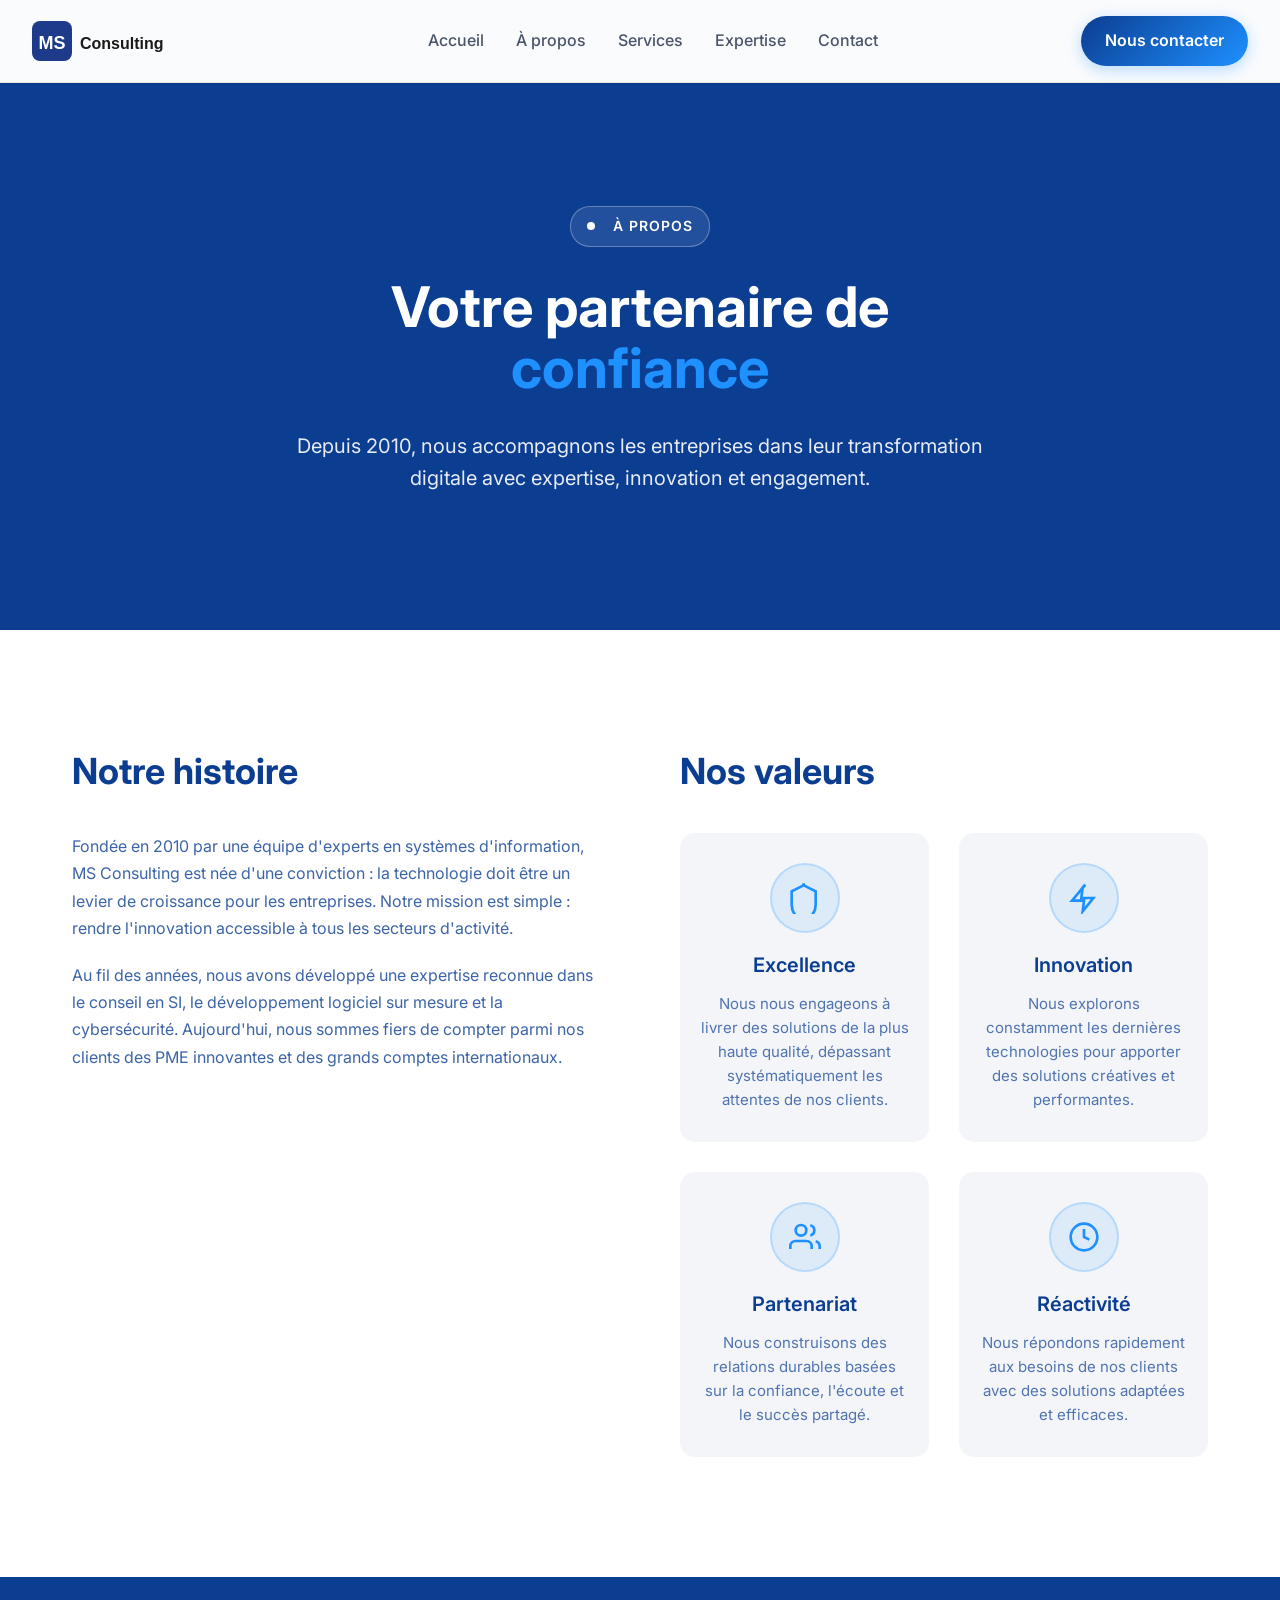
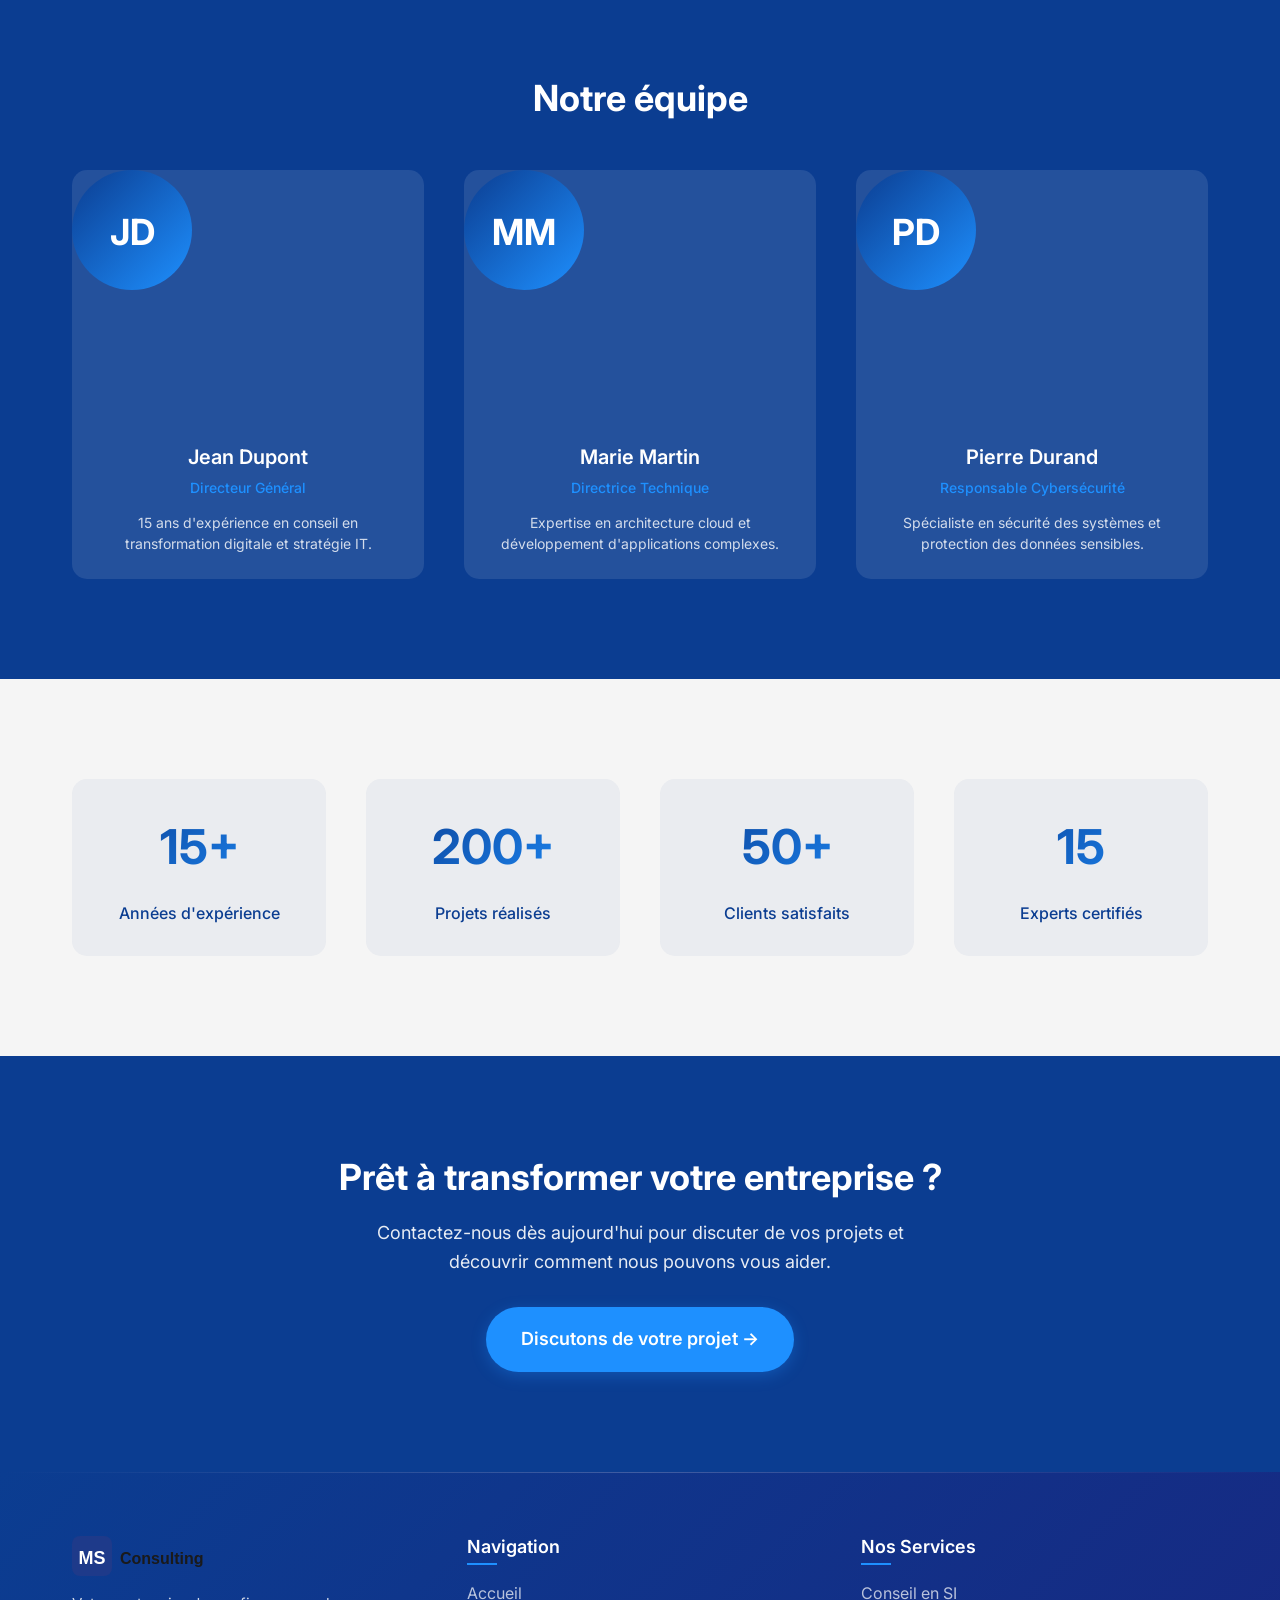
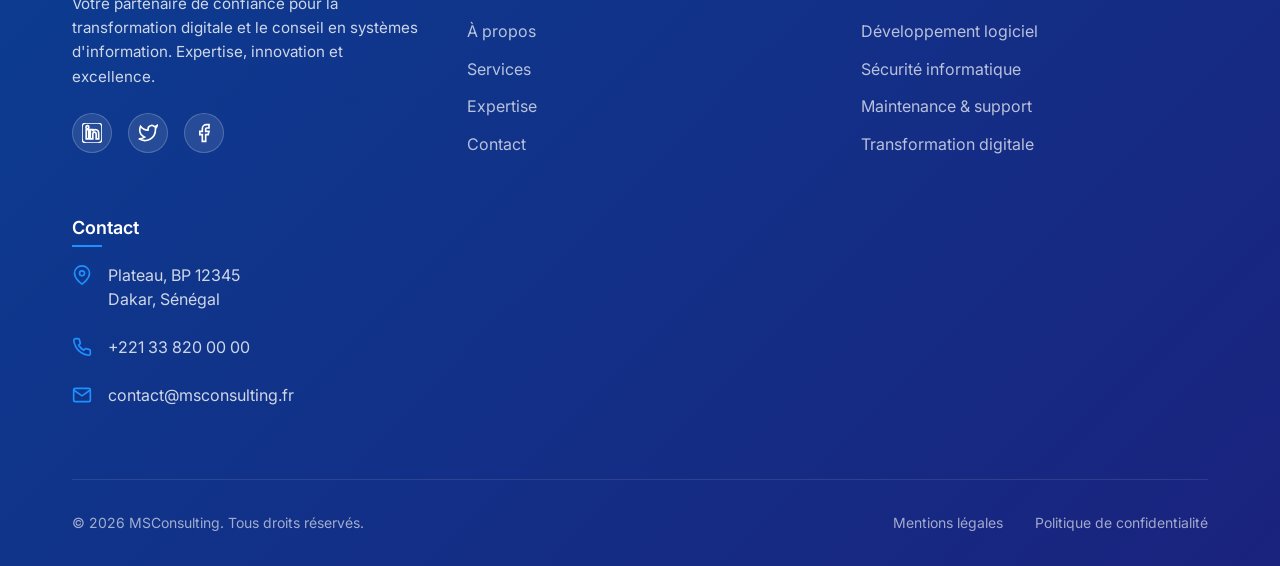
<file: about.html>
<!DOCTYPE html>
<html lang="fr">
<head>
    <meta charset="UTF-8">
    <meta name="viewport" content="width=device-width, initial-scale=1.0">
    <title>À propos - MS Consulting</title>
    <link rel="preconnect" href="https://fonts.googleapis.com">
    <link rel="preconnect" href="https://fonts.gstatic.com" crossorigin>
    <link href="https://fonts.googleapis.com/css2?family=Inter:wght@400;500;600;700;800&display=swap" rel="stylesheet">
    <link rel="stylesheet" href="css/style.css">
    <link rel="stylesheet" href="css/about.css">
</head>
<body>
    <!-- Header -->
    <header>
        <nav>
            <div class="logo">
                <img src="images/logo.svg" alt="MS Consulting" class="logo-svg">
            </div>
            
            <ul class="nav-links">
                <li><a href="index.html">Accueil</a></li>
                <li><a href="about.html" class="active">À propos</a></li>
                <li><a href="services.html">Services</a></li>
                <li><a href="expertise.html">Expertise</a></li>
                <li><a href="contact.html">Contact</a></li>
            </ul>
            
            <a href="contact.html" class="cta-button">Nous contacter</a>
            
            <!-- Mobile Menu Toggle -->
            <button class="mobile-menu-toggle" aria-label="Menu">
                <span></span>
                <span></span>
                <span></span>
            </button>
        </nav>
    </header>
    
    <!-- Mobile Navigation -->
    <div class="mobile-nav">
        <div class="mobile-nav-header">
            <div class="mobile-nav-logo">
                <img src="images/logo.svg" alt="MS Consulting">
                MS Consulting
            </div>
        </div>
        <ul class="mobile-nav-links">
            <li><a href="index.html">Accueil</a></li>
            <li><a href="about.html">À propos</a></li>
            <li><a href="services.html">Services</a></li>
            <li><a href="expertise.html">Expertise</a></li>
            <li><a href="contact.html">Contact</a></li>
        </ul>
        <div class="mobile-nav-cta">
            <a href="contact.html" class="cta-button">Nous contacter</a>
        </div>
    </div>
    
    <!-- Mobile Navigation Overlay -->
    <div class="mobile-nav-overlay"></div>

    <!-- Hero Section -->
    <section class="about-hero">
        <div class="container">
            <div class="hero-content">
                <div class="tagline">
                    <span class="tagline-dot"></span>
                    <span class="tagline-text">À PROPOS</span>
                </div>
                <h1>
                    Votre partenaire de<br>
                    <span class="highlight">confiance</span>
                </h1>
                <p class="hero-description">
                    Depuis 2010, nous accompagnons les entreprises dans leur transformation digitale avec expertise, innovation et engagement.
                </p>
            </div>
        </div>
    </section>

    <!-- About Content -->
    <section class="about-content">
        <div class="container">
            <div class="about-wrapper">
                <!-- Company Story -->
                <div class="company-story">
                    <h2>Notre histoire</h2>
                    <div class="story-content">
                        <p>
                            Fondée en 2010 par une équipe d'experts en systèmes d'information, MS Consulting est née d'une conviction : 
                            la technologie doit être un levier de croissance pour les entreprises. Notre mission est simple : 
                            rendre l'innovation accessible à tous les secteurs d'activité.
                        </p>
                        <p>
                            Au fil des années, nous avons développé une expertise reconnue dans le conseil en SI, 
                            le développement logiciel sur mesure et la cybersécurité. Aujourd'hui, nous sommes fiers de compter 
                            parmi nos clients des PME innovantes et des grands comptes internationaux.
                        </p>
                    </div>
                </div>

                <!-- Company Values -->
                <div class="company-values">
                    <h2>Nos valeurs</h2>
                    <div class="values-grid">
                        <div class="value-item">
                            <div class="value-icon">
                                <svg width="40" height="40" viewBox="0 0 24 24" fill="none" stroke="currentColor" stroke-width="2">
                                    <path d="M12 2L2 7v10c0 5.55 3.84 10.74 9 12 5.16-1.26 9-6.45 9-12V7l-10-5z"/>
                                </svg>
                            </div>
                            <h3>Excellence</h3>
                            <p>Nous nous engageons à livrer des solutions de la plus haute qualité, dépassant systématiquement les attentes de nos clients.</p>
                        </div>
                        
                        <div class="value-item">
                            <div class="value-icon">
                                <svg width="40" height="40" viewBox="0 0 24 24" fill="none" stroke="currentColor" stroke-width="2">
                                    <path d="M13 2L3 14h9l-1 8 8-10h-9l1-8z"/>
                                </svg>
                            </div>
                            <h3>Innovation</h3>
                            <p>Nous explorons constamment les dernières technologies pour apporter des solutions créatives et performantes.</p>
                        </div>
                        
                        <div class="value-item">
                            <div class="value-icon">
                                <svg width="40" height="40" viewBox="0 0 24 24" fill="none" stroke="currentColor" stroke-width="2">
                                    <path d="M17 21v-2a4 4 0 0 0-4-4H5a4 4 0 0 0-4 4v2"/>
                                    <circle cx="9" cy="7" r="4"/>
                                    <path d="M23 21v-2a4 4 0 0 0-3-3.87"/>
                                    <path d="M16 3.13a4 4 0 0 1 0 7.75"/>
                                </svg>
                            </div>
                            <h3>Partenariat</h3>
                            <p>Nous construisons des relations durables basées sur la confiance, l'écoute et le succès partagé.</p>
                        </div>
                        
                        <div class="value-item">
                            <div class="value-icon">
                                <svg width="40" height="40" viewBox="0 0 24 24" fill="none" stroke="currentColor" stroke-width="2">
                                    <circle cx="12" cy="12" r="10"/>
                                    <polyline points="12,6 12,12 16,14"/>
                                </svg>
                            </div>
                            <h3>Réactivité</h3>
                            <p>Nous répondons rapidement aux besoins de nos clients avec des solutions adaptées et efficaces.</p>
                        </div>
                    </div>
                </div>
            </div>
        </div>
    </section>

    <!-- Team Section -->
    <section class="team-section">
        <div class="container">
            <h2>Notre équipe</h2>
            <div class="team-grid">
                <div class="team-member">
                    <div class="member-photo">
                        <svg width="120" height="120" viewBox="0 0 120 120" xmlns="http://www.w3.org/2000/svg">
                            <defs>
                                <linearGradient id="gradient1" x1="0%" y1="0%" x2="100%" y2="100%">
                                    <stop offset="0%" style="stop-color:#0B3D91;stop-opacity:1" />
                                    <stop offset="100%" style="stop-color:#1E90FF;stop-opacity:1" />
                                </linearGradient>
                            </defs>
                            <circle cx="60" cy="60" r="60" fill="url(#gradient1)"/>
                            <text x="60" y="75" text-anchor="middle" font-family="Inter, sans-serif" font-size="36" font-weight="700" fill="white">JD</text>
                        </svg>
                    </div>
                    <div class="member-info">
                        <h3>Jean Dupont</h3>
                        <p class="member-title">Directeur Général</p>
                        <p class="member-description">15 ans d'expérience en conseil en transformation digitale et stratégie IT.</p>
                    </div>
                </div>
                
                <div class="team-member">
                    <div class="member-photo">
                        <svg width="120" height="120" viewBox="0 0 120 120" xmlns="http://www.w3.org/2000/svg">
                            <defs>
                                <linearGradient id="gradient2" x1="0%" y1="0%" x2="100%" y2="100%">
                                    <stop offset="0%" style="stop-color:#0B3D91;stop-opacity:1" />
                                    <stop offset="100%" style="stop-color:#1E90FF;stop-opacity:1" />
                                </linearGradient>
                            </defs>
                            <circle cx="60" cy="60" r="60" fill="url(#gradient2)"/>
                            <text x="60" y="75" text-anchor="middle" font-family="Inter, sans-serif" font-size="36" font-weight="700" fill="white">MM</text>
                        </svg>
                    </div>
                    <div class="member-info">
                        <h3>Marie Martin</h3>
                        <p class="member-title">Directrice Technique</p>
                        <p class="member-description">Expertise en architecture cloud et développement d'applications complexes.</p>
                    </div>
                </div>
                
                <div class="team-member">
                    <div class="member-photo">
                        <svg width="120" height="120" viewBox="0 0 120 120" xmlns="http://www.w3.org/2000/svg">
                            <defs>
                                <linearGradient id="gradient3" x1="0%" y1="0%" x2="100%" y2="100%">
                                    <stop offset="0%" style="stop-color:#0B3D91;stop-opacity:1" />
                                    <stop offset="100%" style="stop-color:#1E90FF;stop-opacity:1" />
                                </linearGradient>
                            </defs>
                            <circle cx="60" cy="60" r="60" fill="url(#gradient3)"/>
                            <text x="60" y="75" text-anchor="middle" font-family="Inter, sans-serif" font-size="36" font-weight="700" fill="white">PD</text>
                        </svg>
                    </div>
                    <div class="member-info">
                        <h3>Pierre Durand</h3>
                        <p class="member-title">Responsable Cybersécurité</p>
                        <p class="member-description">Spécialiste en sécurité des systèmes et protection des données sensibles.</p>
                    </div>
                </div>
            </div>
        </div>
    </section>

    <!-- Stats Section -->
    <section class="stats-section">
        <div class="container">
            <div class="stats-grid">
                <div class="stat-item">
                    <div class="stat-number">15+</div>
                    <div class="stat-label">Années d'expérience</div>
                </div>
                
                <div class="stat-item">
                    <div class="stat-number">200+</div>
                    <div class="stat-label">Projets réalisés</div>
                </div>
                
                <div class="stat-item">
                    <div class="stat-number">50+</div>
                    <div class="stat-label">Clients satisfaits</div>
                </div>
                
                <div class="stat-item">
                    <div class="stat-number">15</div>
                    <div class="stat-label">Experts certifiés</div>
                </div>
            </div>
        </div>
    </section>

    <!-- CTA Section -->
    <section class="cta-section">
        <div class="container">
            <div class="cta-content">
                <h2>Prêt à transformer votre entreprise ?</h2>
                <p>Contactez-nous dès aujourd'hui pour discuter de vos projets et découvrir comment nous pouvons vous aider.</p>
                <a href="contact.html" class="btn-primary">Discutons de votre projet →</a>
            </div>
        </div>
    </section>

    <!-- Footer -->
    <footer>
        <div class="container">
            <div class="footer-content">
                <div class="footer-brand">
                    <div class="logo">
                        <img src="images/logo.svg" alt="MS Consulting" class="logo-svg">
                    </div>
                    <p>Votre partenaire de confiance pour la transformation digitale et le conseil en systèmes d'information. Expertise, innovation et excellence.</p>
                    <div class="social-links">
                        <a href="#" aria-label="LinkedIn">
                            <svg width="20" height="20" viewBox="0 0 24 24" fill="none" stroke="currentColor" stroke-width="2">
                                <path d="M19 0h-14c-2.761 0-5 2.239-5 5v14c0 2.761 2.239 5 5 5h14c2.762 0 5-2.239 5-5v-14c0-2.761-2.238-5-5-5zm-11 19h-3v-11h3v11zm-1.5-12.268c-.966 0-1.75-.79-1.75-1.764s.784-1.764 1.75-1.764 1.75.79 1.75 1.764-.783 1.764-1.75 1.764zm13.5 12.268h-3v-5.604c0-3.368-4-3.113-4 0v5.604h-3v-11h3v1.765c1.396-2.586 7-2.777 7 2.476v6.759z"/>
                            </svg>
                        </a>
                        <a href="#" aria-label="Twitter">
                            <svg width="20" height="20" viewBox="0 0 24 24" fill="none" stroke="currentColor" stroke-width="2">
                                <path d="M23 3a10.9 10.9 0 01-3.14 1.53 4.48 4.48 0 00-7.86 3v1A10.66 10.66 0 013 4s-4 9 5 13a11.64 11.64 0 01-7 2c9 5 20 0 20-11.5a4.5 4.5 0 00-.08-.83A7.72 7.72 0 0023 3z"/>
                            </svg>
                        </a>
                        <a href="#" aria-label="Facebook">
                            <svg width="20" height="20" viewBox="0 0 24 24" fill="none" stroke="currentColor" stroke-width="2">
                                <path d="M18 2h-3a5 5 0 00-5 5v3H7v4h3v8h4v-8h3l1-4h-4V7a1 1 0 011-1h3z"/>
                            </svg>
                        </a>
                    </div>
                </div>
                <div class="footer-nav">
                    <h3>Navigation</h3>
                    <ul>
                        <li><a href="index.html">Accueil</a></li>
                        <li><a href="about.html">À propos</a></li>
                        <li><a href="services.html">Services</a></li>
                        <li><a href="expertise.html">Expertise</a></li>
                        <li><a href="contact.html">Contact</a></li>
                    </ul>
                </div>
                <div class="footer-services">
                    <h3>Nos Services</h3>
                    <ul>
                        <li><a href="services.html#conseil">Conseil en SI</a></li>
                        <li><a href="services.html#developpement">Développement logiciel</a></li>
                        <li><a href="services.html#securite">Sécurité informatique</a></li>
                        <li><a href="services.html#maintenance">Maintenance & support</a></li>
                        <li><a href="services.html#transformation">Transformation digitale</a></li>
                    </ul>
                </div>
                <div class="footer-contact">
                    <h3>Contact</h3>
                    <div class="contact-item">
                        <svg width="16" height="16" viewBox="0 0 24 24" fill="none" stroke="currentColor" stroke-width="2">
                            <path d="M21 10c0 7-9 13-9 13s-9-6-9-13a9 9 0 0 1 18 0z"/>
                            <circle cx="12" cy="10" r="3"/>
                        </svg>
                        <span>Plateau, BP 12345<br>Dakar, Sénégal</span>
                    </div>
                    <div class="contact-item">
                        <svg width="16" height="16" viewBox="0 0 24 24" fill="none" stroke="currentColor" stroke-width="2">
                            <path d="M22 16.92v3a2 2 0 0 1-2.18 2 19.79 19.79 0 0 1-8.63-3.07 19.5 19.5 0 0 1-6-6 19.79 19.79 0 0 1-3.07-8.67A2 2 0 0 1 4.11 2h3a2 2 0 0 1 2 1.72 12.84 12.84 0 0 0 .7 2.81 2 2 0 0 1-.45 2.11L8.09 9.91a16 16 0 0 0 6 6l1.27-1.27a2 2 0 0 1 2.11-.45 12.84 12.84 0 0 0 2.81.7A2 2 0 0 1 22 16.92z"/>
                        </svg>
                        <span>+221 33 820 00 00</span>
                    </div>
                    <div class="contact-item">
                        <svg width="16" height="16" viewBox="0 0 24 24" fill="none" stroke="currentColor" stroke-width="2">
                            <path d="M4 4h16c1.1 0 2 .9 2 2v12c0 1.1-.9 2-2 2H4c-1.1 0-2-.9-2-2V6c0-1.1.9-2 2-2z"/>
                            <polyline points="22,6 12,13 2,6"/>
                        </svg>
                        <span>contact@msconsulting.fr</span>
                    </div>
                </div>
            </div>
            <div class="footer-bottom">
                <p>&copy; 2026 MSConsulting. Tous droits réservés.</p>
                <div class="footer-legal">
                    <a href="mentions-legales.html">Mentions légales</a>
                    <a href="politique-confidentialite.html">Politique de confidentialité</a>
                </div>
            </div>
        </div>
    </footer>

    <script>
        // Mobile Menu Toggle
        const mobileMenuToggle = document.querySelector('.mobile-menu-toggle');
        const mobileNav = document.querySelector('.mobile-nav');
        const mobileNavOverlay = document.querySelector('.mobile-nav-overlay');
        
        mobileMenuToggle.addEventListener('click', function() {
            this.classList.toggle('active');
            mobileNav.classList.toggle('active');
            mobileNavOverlay.classList.toggle('active');
            document.body.style.overflow = mobileNav.classList.contains('active') ? 'hidden' : '';
        });
        
        mobileNavOverlay.addEventListener('click', function() {
            mobileMenuToggle.classList.remove('active');
            mobileNav.classList.remove('active');
            mobileNavOverlay.classList.remove('active');
            document.body.style.overflow = '';
        });
        
        // Close mobile nav when clicking on links
        const mobileNavLinks = document.querySelectorAll('.mobile-nav-links a');
        mobileNavLinks.forEach(link => {
            link.addEventListener('click', function() {
                mobileMenuToggle.classList.remove('active');
                mobileNav.classList.remove('active');
                mobileNavOverlay.classList.remove('active');
                document.body.style.overflow = '';
            });
        });
    </script>
</body>
</html>
</file>
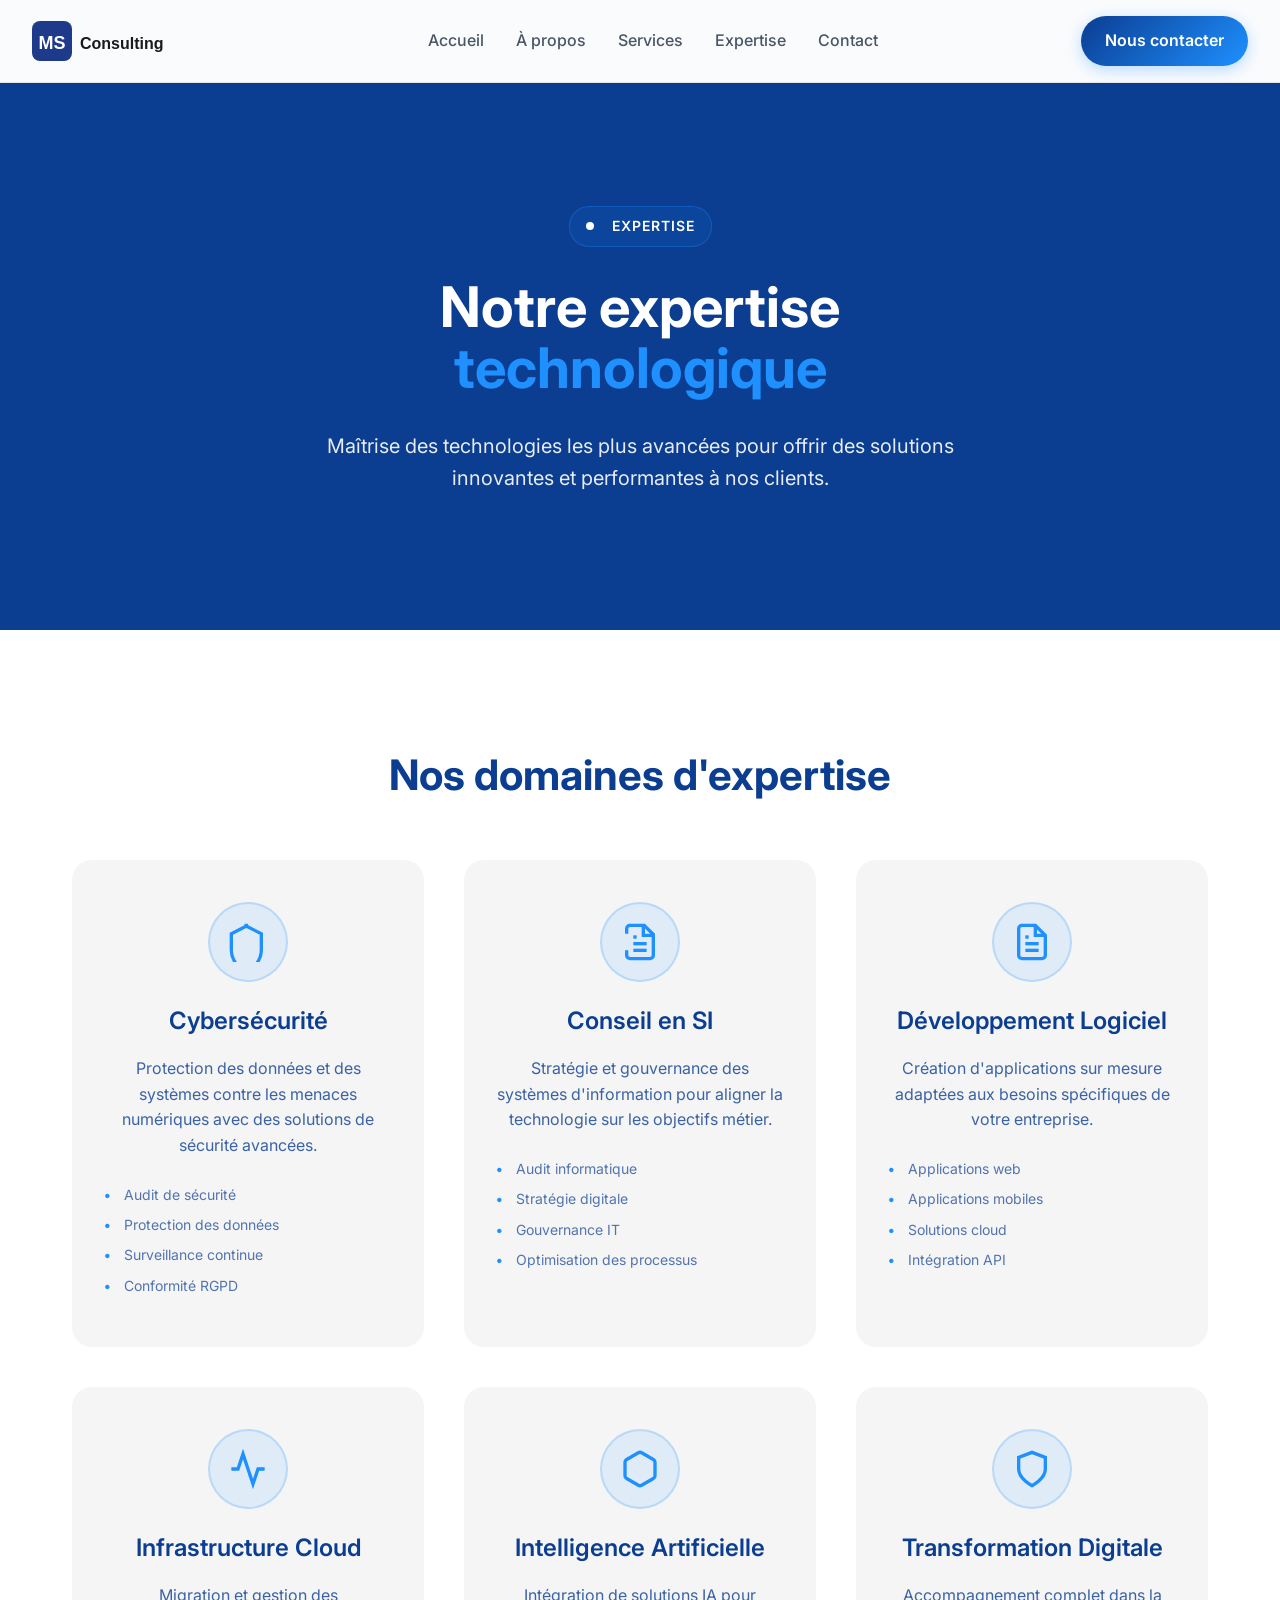
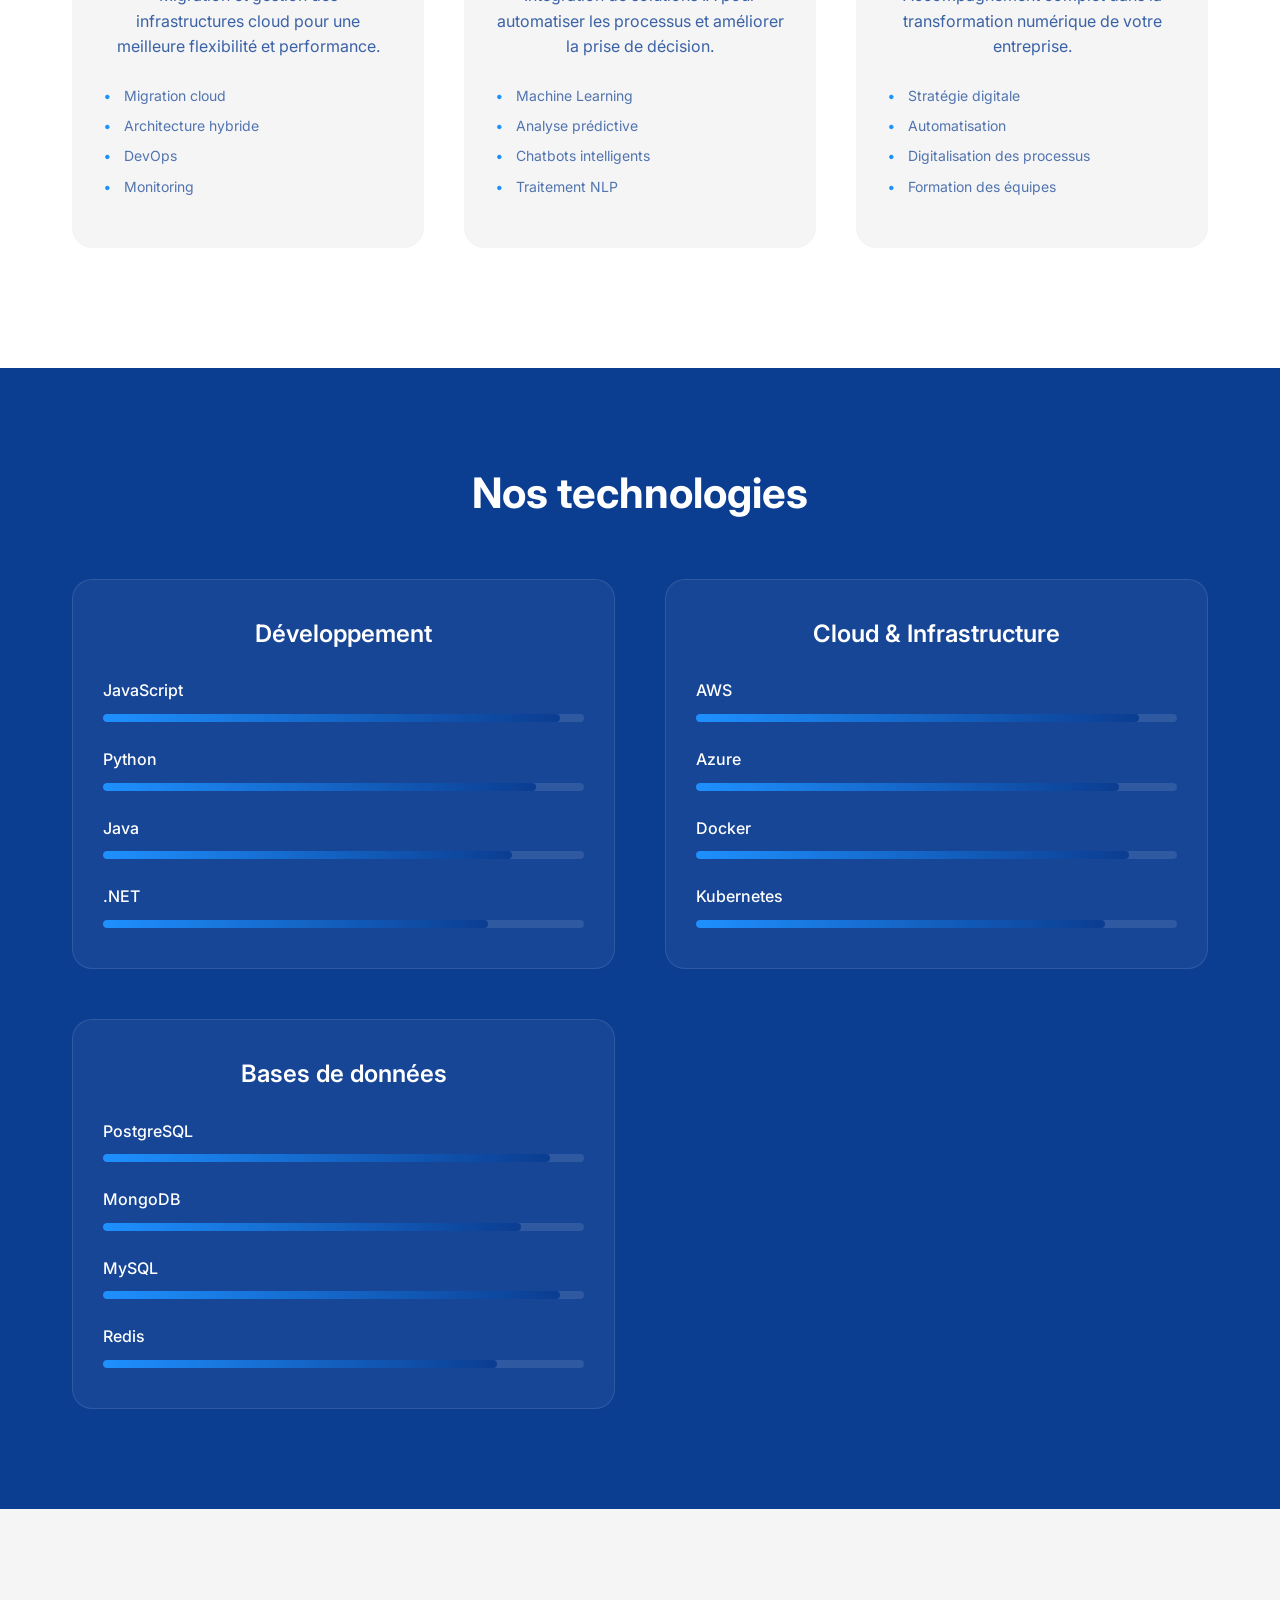
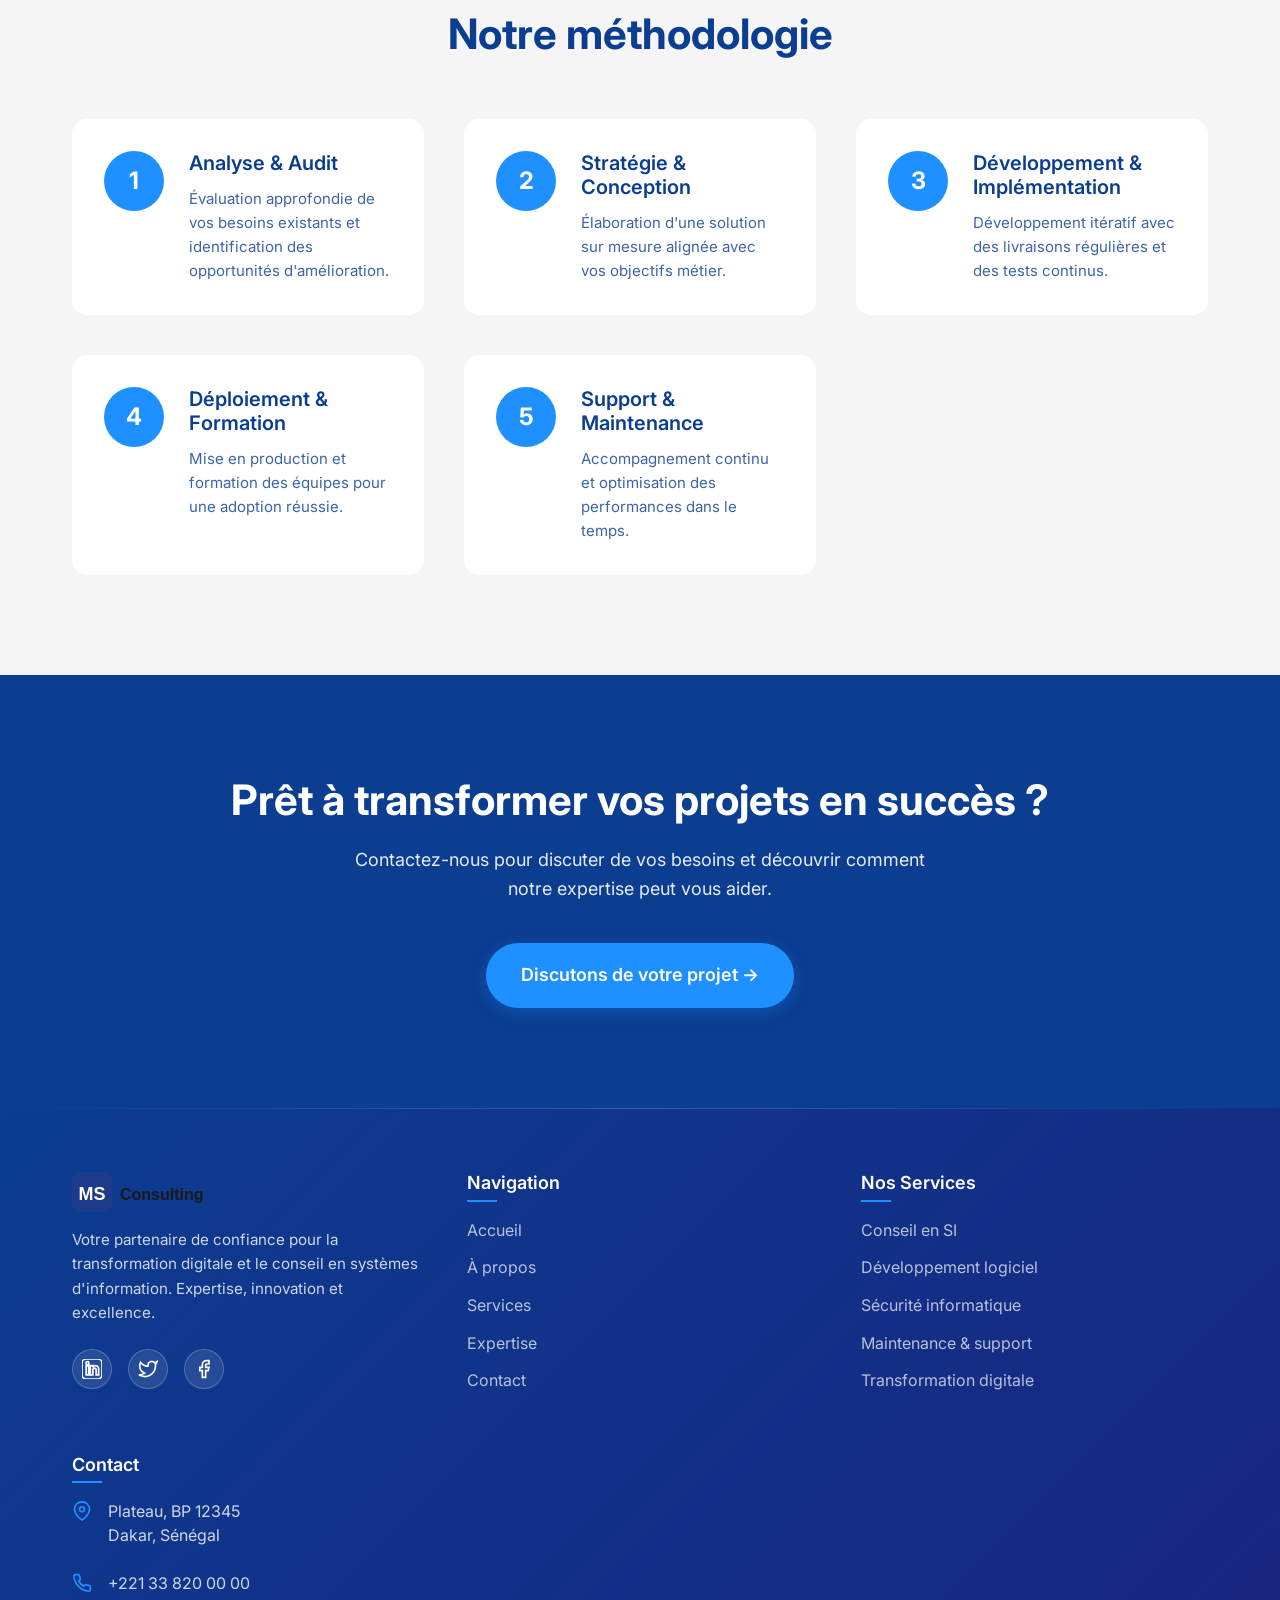
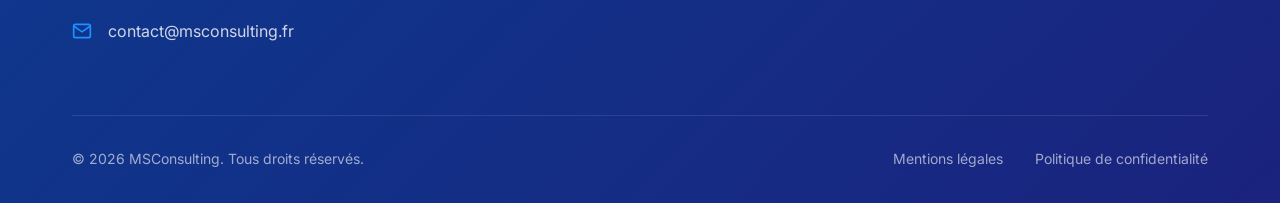
<file: expertise.html>
<!DOCTYPE html>
<html lang="fr">
<head>
    <meta charset="UTF-8">
    <meta name="viewport" content="width=device-width, initial-scale=1.0">
    <title>Expertise - MS Consulting</title>
    <link rel="preconnect" href="https://fonts.googleapis.com">
    <link rel="preconnect" href="https://fonts.gstatic.com" crossorigin>
    <link href="https://fonts.googleapis.com/css2?family=Inter:wght@400;500;600;700;800&display=swap" rel="stylesheet">
    <link rel="stylesheet" href="css/style.css">
    <link rel="stylesheet" href="css/expertise.css">
</head>
<body>
    <!-- Header -->
    <header>
        <nav>
            <div class="logo">
                <img src="images/logo.svg" alt="MS Consulting" class="logo-svg">
            </div>
            
            <ul class="nav-links">
                <li><a href="index.html">Accueil</a></li>
                <li><a href="about.html">À propos</a></li>
                <li><a href="services.html">Services</a></li>
                <li><a href="expertise.html" class="active">Expertise</a></li>
                <li><a href="contact.html">Contact</a></li>
            </ul>
            
            <a href="contact.html" class="cta-button">Nous contacter</a>
            
            <!-- Mobile Menu Toggle -->
            <button class="mobile-menu-toggle" aria-label="Menu">
                <span></span>
                <span></span>
                <span></span>
            </button>
        </nav>
    </header>
    
    <!-- Mobile Navigation -->
    <div class="mobile-nav">
        <div class="mobile-nav-header">
            <div class="mobile-nav-logo">
                <img src="images/logo.svg" alt="MS Consulting">
                MS Consulting
            </div>
        </div>
        <ul class="mobile-nav-links">
            <li><a href="index.html">Accueil</a></li>
            <li><a href="about.html">À propos</a></li>
            <li><a href="services.html">Services</a></li>
            <li><a href="expertise.html">Expertise</a></li>
            <li><a href="contact.html">Contact</a></li>
        </ul>
        <div class="mobile-nav-cta">
            <a href="contact.html" class="cta-button">Nous contacter</a>
        </div>
    </div>
    
    <!-- Mobile Navigation Overlay -->
    <div class="mobile-nav-overlay"></div>

    <!-- Hero Section -->
    <section class="expertise-hero">
        <div class="container">
            <div class="hero-content">
                <div class="tagline">
                    <span class="tagline-dot"></span>
                    <span class="tagline-text">EXPERTISE</span>
                </div>
                <h1>
                    Notre expertise<br>
                    <span class="highlight">technologique</span>
                </h1>
                <p class="hero-description">
                    Maîtrise des technologies les plus avancées pour offrir des solutions innovantes et performantes à nos clients.
                </p>
            </div>
        </div>
    </section>

    <!-- Expertise Areas -->
    <section class="expertise-areas">
        <div class="container">
            <h2>Nos domaines d'expertise</h2>
            <div class="expertise-grid">
                <div class="expertise-card">
                    <div class="expertise-icon">
                        <svg width="60" height="60" viewBox="0 0 24 24" fill="none" stroke="currentColor" stroke-width="2">
                            <path d="M12 2L2 7v10c0 5.55 3.84 10.74 9 12 5.16-1.26 9-6.45 9-12V7l-10-5z"/>
                        </svg>
                    </div>
                    <h3>Cybersécurité</h3>
                    <p>Protection des données et des systèmes contre les menaces numériques avec des solutions de sécurité avancées.</p>
                    <ul>
                        <li>Audit de sécurité</li>
                        <li>Protection des données</li>
                        <li>Surveillance continue</li>
                        <li>Conformité RGPD</li>
                    </ul>
                </div>
                
                <div class="expertise-card">
                    <div class="expertise-icon">
                        <svg width="60" height="60" viewBox="0 0 24 24" fill="none" stroke="currentColor" stroke-width="2">
                            <path d="M4 7V4a2 2 0 0 1 2-2h8.5L20 7.5V20a2 2 0 0 1-2 2H6a2 2 0 0 1-2-2v-3"/>
                            <polyline points="14,2 14,8 20,8"/>
                            <line x1="16" y1="13" x2="8" y2="13"/>
                            <line x1="16" y1="17" x2="8" y2="17"/>
                            <polyline points="10,9 9,9 8,9"/>
                        </svg>
                    </div>
                    <h3>Conseil en SI</h3>
                    <p>Stratégie et gouvernance des systèmes d'information pour aligner la technologie sur les objectifs métier.</p>
                    <ul>
                        <li>Audit informatique</li>
                        <li>Stratégie digitale</li>
                        <li>Gouvernance IT</li>
                        <li>Optimisation des processus</li>
                    </ul>
                </div>
                
                <div class="expertise-card">
                    <div class="expertise-icon">
                        <svg width="60" height="60" viewBox="0 0 24 24" fill="none" stroke="currentColor" stroke-width="2">
                            <path d="M14 2H6a2 2 0 0 0-2 2v16a2 2 0 0 0 2 2h12a2 2 0 0 0 2-2V8z"/>
                            <polyline points="14,2 14,8 20,8"/>
                            <line x1="16" y1="13" x2="8" y2="13"/>
                            <line x1="16" y1="17" x2="8" y2="17"/>
                            <polyline points="10,9 9,9 8,9"/>
                        </svg>
                    </div>
                    <h3>Développement Logiciel</h3>
                    <p>Création d'applications sur mesure adaptées aux besoins spécifiques de votre entreprise.</p>
                    <ul>
                        <li>Applications web</li>
                        <li>Applications mobiles</li>
                        <li>Solutions cloud</li>
                        <li>Intégration API</li>
                    </ul>
                </div>
                
                <div class="expertise-card">
                    <div class="expertise-icon">
                        <svg width="60" height="60" viewBox="0 0 24 24" fill="none" stroke="currentColor" stroke-width="2">
                            <path d="M22 12h-4l-3 9L9 3l-3 9H2"/>
                        </svg>
                    </div>
                    <h3>Infrastructure Cloud</h3>
                    <p>Migration et gestion des infrastructures cloud pour une meilleure flexibilité et performance.</p>
                    <ul>
                        <li>Migration cloud</li>
                        <li>Architecture hybride</li>
                        <li>DevOps</li>
                        <li>Monitoring</li>
                    </ul>
                </div>
                
                <div class="expertise-card">
                    <div class="expertise-icon">
                        <svg width="60" height="60" viewBox="0 0 24 24" fill="none" stroke="currentColor" stroke-width="2">
                            <path d="M21 16V8a2 2 0 0 0-1-1.73l-7-4a2 2 0 0 0-2 0l-7 4A2 2 0 0 0 3 8v8a2 2 0 0 0 1 1.73l7 4a2 2 0 0 0 2 0l7-4A2 2 0 0 0 21 16z"/>
                        </svg>
                    </div>
                    <h3>Intelligence Artificielle</h3>
                    <p>Intégration de solutions IA pour automatiser les processus et améliorer la prise de décision.</p>
                    <ul>
                        <li>Machine Learning</li>
                        <li>Analyse prédictive</li>
                        <li>Chatbots intelligents</li>
                        <li>Traitement NLP</li>
                    </ul>
                </div>
                
                <div class="expertise-card">
                    <div class="expertise-icon">
                        <svg width="60" height="60" viewBox="0 0 24 24" fill="none" stroke="currentColor" stroke-width="2">
                            <path d="M12 22s8-4 8-10V5l-8-3-8 3v7c0 6 8 10 8 10z"/>
                        </svg>
                    </div>
                    <h3>Transformation Digitale</h3>
                    <p>Accompagnement complet dans la transformation numérique de votre entreprise.</p>
                    <ul>
                        <li>Stratégie digitale</li>
                        <li>Automatisation</li>
                        <li>Digitalisation des processus</li>
                        <li>Formation des équipes</li>
                    </ul>
                </div>
            </div>
        </div>
    </section>

    <!-- Technologies Section -->
    <section class="technologies-section">
        <div class="container">
            <h2>Nos technologies</h2>
            <div class="tech-categories">
                <div class="tech-category">
                    <h3>Développement</h3>
                    <div class="tech-grid">
                        <div class="tech-item">
                            <span class="tech-name">JavaScript</span>
                            <div class="tech-level">
                                <div class="tech-progress" style="width: 95%"></div>
                            </div>
                        </div>
                        <div class="tech-item">
                            <span class="tech-name">Python</span>
                            <div class="tech-level">
                                <div class="tech-progress" style="width: 90%"></div>
                            </div>
                        </div>
                        <div class="tech-item">
                            <span class="tech-name">Java</span>
                            <div class="tech-level">
                                <div class="tech-progress" style="width: 85%"></div>
                            </div>
                        </div>
                        <div class="tech-item">
                            <span class="tech-name">.NET</span>
                            <div class="tech-level">
                                <div class="tech-progress" style="width: 80%"></div>
                            </div>
                        </div>
                    </div>
                </div>
                
                <div class="tech-category">
                    <h3>Cloud & Infrastructure</h3>
                    <div class="tech-grid">
                        <div class="tech-item">
                            <span class="tech-name">AWS</span>
                            <div class="tech-level">
                                <div class="tech-progress" style="width: 92%"></div>
                            </div>
                        </div>
                        <div class="tech-item">
                            <span class="tech-name">Azure</span>
                            <div class="tech-level">
                                <div class="tech-progress" style="width: 88%"></div>
                            </div>
                        </div>
                        <div class="tech-item">
                            <span class="tech-name">Docker</span>
                            <div class="tech-level">
                                <div class="tech-progress" style="width: 90%"></div>
                            </div>
                        </div>
                        <div class="tech-item">
                            <span class="tech-name">Kubernetes</span>
                            <div class="tech-level">
                                <div class="tech-progress" style="width: 85%"></div>
                            </div>
                        </div>
                    </div>
                </div>
                
                <div class="tech-category">
                    <h3>Bases de données</h3>
                    <div class="tech-grid">
                        <div class="tech-item">
                            <span class="tech-name">PostgreSQL</span>
                            <div class="tech-level">
                                <div class="tech-progress" style="width: 93%"></div>
                            </div>
                        </div>
                        <div class="tech-item">
                            <span class="tech-name">MongoDB</span>
                            <div class="tech-level">
                                <div class="tech-progress" style="width: 87%"></div>
                            </div>
                        </div>
                        <div class="tech-item">
                            <span class="tech-name">MySQL</span>
                            <div class="tech-level">
                                <div class="tech-progress" style="width: 95%"></div>
                            </div>
                        </div>
                        <div class="tech-item">
                            <span class="tech-name">Redis</span>
                            <div class="tech-level">
                                <div class="tech-progress" style="width: 82%"></div>
                            </div>
                        </div>
                    </div>
                </div>
            </div>
        </div>
    </section>

    <!-- Process Section -->
    <section class="process-section">
        <div class="container">
            <h2>Notre méthodologie</h2>
            <div class="process-steps">
                <div class="process-step">
                    <div class="step-number">1</div>
                    <div class="step-content">
                        <h3>Analyse & Audit</h3>
                        <p>Évaluation approfondie de vos besoins existants et identification des opportunités d'amélioration.</p>
                    </div>
                </div>
                
                <div class="process-step">
                    <div class="step-number">2</div>
                    <div class="step-content">
                        <h3>Stratégie & Conception</h3>
                        <p>Élaboration d'une solution sur mesure alignée avec vos objectifs métier.</p>
                    </div>
                </div>
                
                <div class="process-step">
                    <div class="step-number">3</div>
                    <div class="step-content">
                        <h3>Développement & Implémentation</h3>
                        <p>Développement itératif avec des livraisons régulières et des tests continus.</p>
                    </div>
                </div>
                
                <div class="process-step">
                    <div class="step-number">4</div>
                    <div class="step-content">
                        <h3>Déploiement & Formation</h3>
                        <p>Mise en production et formation des équipes pour une adoption réussie.</p>
                    </div>
                </div>
                
                <div class="process-step">
                    <div class="step-number">5</div>
                    <div class="step-content">
                        <h3>Support & Maintenance</h3>
                        <p>Accompagnement continu et optimisation des performances dans le temps.</p>
                    </div>
                </div>
            </div>
        </div>
    </section>

    <!-- CTA Section -->
    <section class="cta-section">
        <div class="container">
            <div class="cta-content">
                <h2>Prêt à transformer vos projets en succès ?</h2>
                <p>Contactez-nous pour discuter de vos besoins et découvrir comment notre expertise peut vous aider.</p>
                <a href="contact.html" class="btn-primary">Discutons de votre projet →</a>
            </div>
        </div>
    </section>

    <!-- Footer -->
    <footer>
        <div class="container">
            <div class="footer-content">
                <div class="footer-brand">
                    <div class="logo">
                        <img src="images/logo.svg" alt="MS Consulting" class="logo-svg">
                    </div>
                    <p>Votre partenaire de confiance pour la transformation digitale et le conseil en systèmes d'information. Expertise, innovation et excellence.</p>
                    <div class="social-links">
                        <a href="#" aria-label="LinkedIn">
                            <svg width="20" height="20" viewBox="0 0 24 24" fill="none" stroke="currentColor" stroke-width="2">
                                <path d="M19 0h-14c-2.761 0-5 2.239-5 5v14c0 2.761 2.239 5 5 5h14c2.762 0 5-2.239 5-5v-14c0-2.761-2.238-5-5-5zm-11 19h-3v-11h3v11zm-1.5-12.268c-.966 0-1.75-.79-1.75-1.764s.784-1.764 1.75-1.764 1.75.79 1.75 1.764-.783 1.764-1.75 1.764zm13.5 12.268h-3v-5.604c0-3.368-4-3.113-4 0v5.604h-3v-11h3v1.765c1.396-2.586 7-2.777 7 2.476v6.759z"/>
                            </svg>
                        </a>
                        <a href="#" aria-label="Twitter">
                            <svg width="20" height="20" viewBox="0 0 24 24" fill="none" stroke="currentColor" stroke-width="2">
                                <path d="M23 3a10.9 10.9 0 01-3.14 1.53 4.48 4.48 0 00-7.86 3v1A10.66 10.66 0 013 4s-4 9 5 13a11.64 11.64 0 01-7 2c9 5 20 0 20-11.5a4.5 4.5 0 00-.08-.83A7.72 7.72 0 0023 3z"/>
                            </svg>
                        </a>
                        <a href="#" aria-label="Facebook">
                            <svg width="20" height="20" viewBox="0 0 24 24" fill="none" stroke="currentColor" stroke-width="2">
                                <path d="M18 2h-3a5 5 0 00-5 5v3H7v4h3v8h4v-8h3l1-4h-4V7a1 1 0 011-1h3z"/>
                            </svg>
                        </a>
                    </div>
                </div>
                <div class="footer-nav">
                    <h3>Navigation</h3>
                    <ul>
                        <li><a href="index.html">Accueil</a></li>
                        <li><a href="about.html">À propos</a></li>
                        <li><a href="services.html">Services</a></li>
                        <li><a href="expertise.html">Expertise</a></li>
                        <li><a href="contact.html">Contact</a></li>
                    </ul>
                </div>
                <div class="footer-services">
                    <h3>Nos Services</h3>
                    <ul>
                        <li><a href="services.html#conseil">Conseil en SI</a></li>
                        <li><a href="services.html#developpement">Développement logiciel</a></li>
                        <li><a href="services.html#securite">Sécurité informatique</a></li>
                        <li><a href="services.html#maintenance">Maintenance & support</a></li>
                        <li><a href="services.html#transformation">Transformation digitale</a></li>
                    </ul>
                </div>
                <div class="footer-contact">
                    <h3>Contact</h3>
                    <div class="contact-item">
                        <svg width="16" height="16" viewBox="0 0 24 24" fill="none" stroke="currentColor" stroke-width="2">
                            <path d="M21 10c0 7-9 13-9 13s-9-6-9-13a9 9 0 0 1 18 0z"/>
                            <circle cx="12" cy="10" r="3"/>
                        </svg>
                        <span>Plateau, BP 12345<br>Dakar, Sénégal</span>
                    </div>
                    <div class="contact-item">
                        <svg width="16" height="16" viewBox="0 0 24 24" fill="none" stroke="currentColor" stroke-width="2">
                            <path d="M22 16.92v3a2 2 0 0 1-2.18 2 19.79 19.79 0 0 1-8.63-3.07 19.5 19.5 0 0 1-6-6 19.79 19.79 0 0 1-3.07-8.67A2 2 0 0 1 4.11 2h3a2 2 0 0 1 2 1.72 12.84 12.84 0 0 0 .7 2.81 2 2 0 0 1-.45 2.11L8.09 9.91a16 16 0 0 0 6 6l1.27-1.27a2 2 0 0 1 2.11-.45 12.84 12.84 0 0 0 2.81.7A2 2 0 0 1 22 16.92z"/>
                        </svg>
                        <span>+221 33 820 00 00</span>
                    </div>
                    <div class="contact-item">
                        <svg width="16" height="16" viewBox="0 0 24 24" fill="none" stroke="currentColor" stroke-width="2">
                            <path d="M4 4h16c1.1 0 2 .9 2 2v12c0 1.1-.9 2-2 2H4c-1.1 0-2-.9-2-2V6c0-1.1.9-2 2-2z"/>
                            <polyline points="22,6 12,13 2,6"/>
                        </svg>
                        <span>contact@msconsulting.fr</span>
                    </div>
                </div>
            </div>
            <div class="footer-bottom">
                <p>&copy; 2026 MSConsulting. Tous droits réservés.</p>
                <div class="footer-legal">
                    <a href="mentions-legales.html">Mentions légales</a>
                    <a href="politique-confidentialite.html">Politique de confidentialité</a>
                </div>
            </div>
        </div>
    </footer>

    <script>
        // Mobile Menu Toggle
        const mobileMenuToggle = document.querySelector('.mobile-menu-toggle');
        const mobileNav = document.querySelector('.mobile-nav');
        const mobileNavOverlay = document.querySelector('.mobile-nav-overlay');
        
        mobileMenuToggle.addEventListener('click', function() {
            this.classList.toggle('active');
            mobileNav.classList.toggle('active');
            mobileNavOverlay.classList.toggle('active');
            document.body.style.overflow = mobileNav.classList.contains('active') ? 'hidden' : '';
        });
        
        mobileNavOverlay.addEventListener('click', function() {
            mobileMenuToggle.classList.remove('active');
            mobileNav.classList.remove('active');
            mobileNavOverlay.classList.remove('active');
            document.body.style.overflow = '';
        });
        
        // Close mobile nav when clicking on links
        const mobileNavLinks = document.querySelectorAll('.mobile-nav-links a');
        mobileNavLinks.forEach(link => {
            link.addEventListener('click', function() {
                mobileMenuToggle.classList.remove('active');
                mobileNav.classList.remove('active');
                mobileNavOverlay.classList.remove('active');
                document.body.style.overflow = '';
            });
        });
    </script>
</body>
</html>
</file>
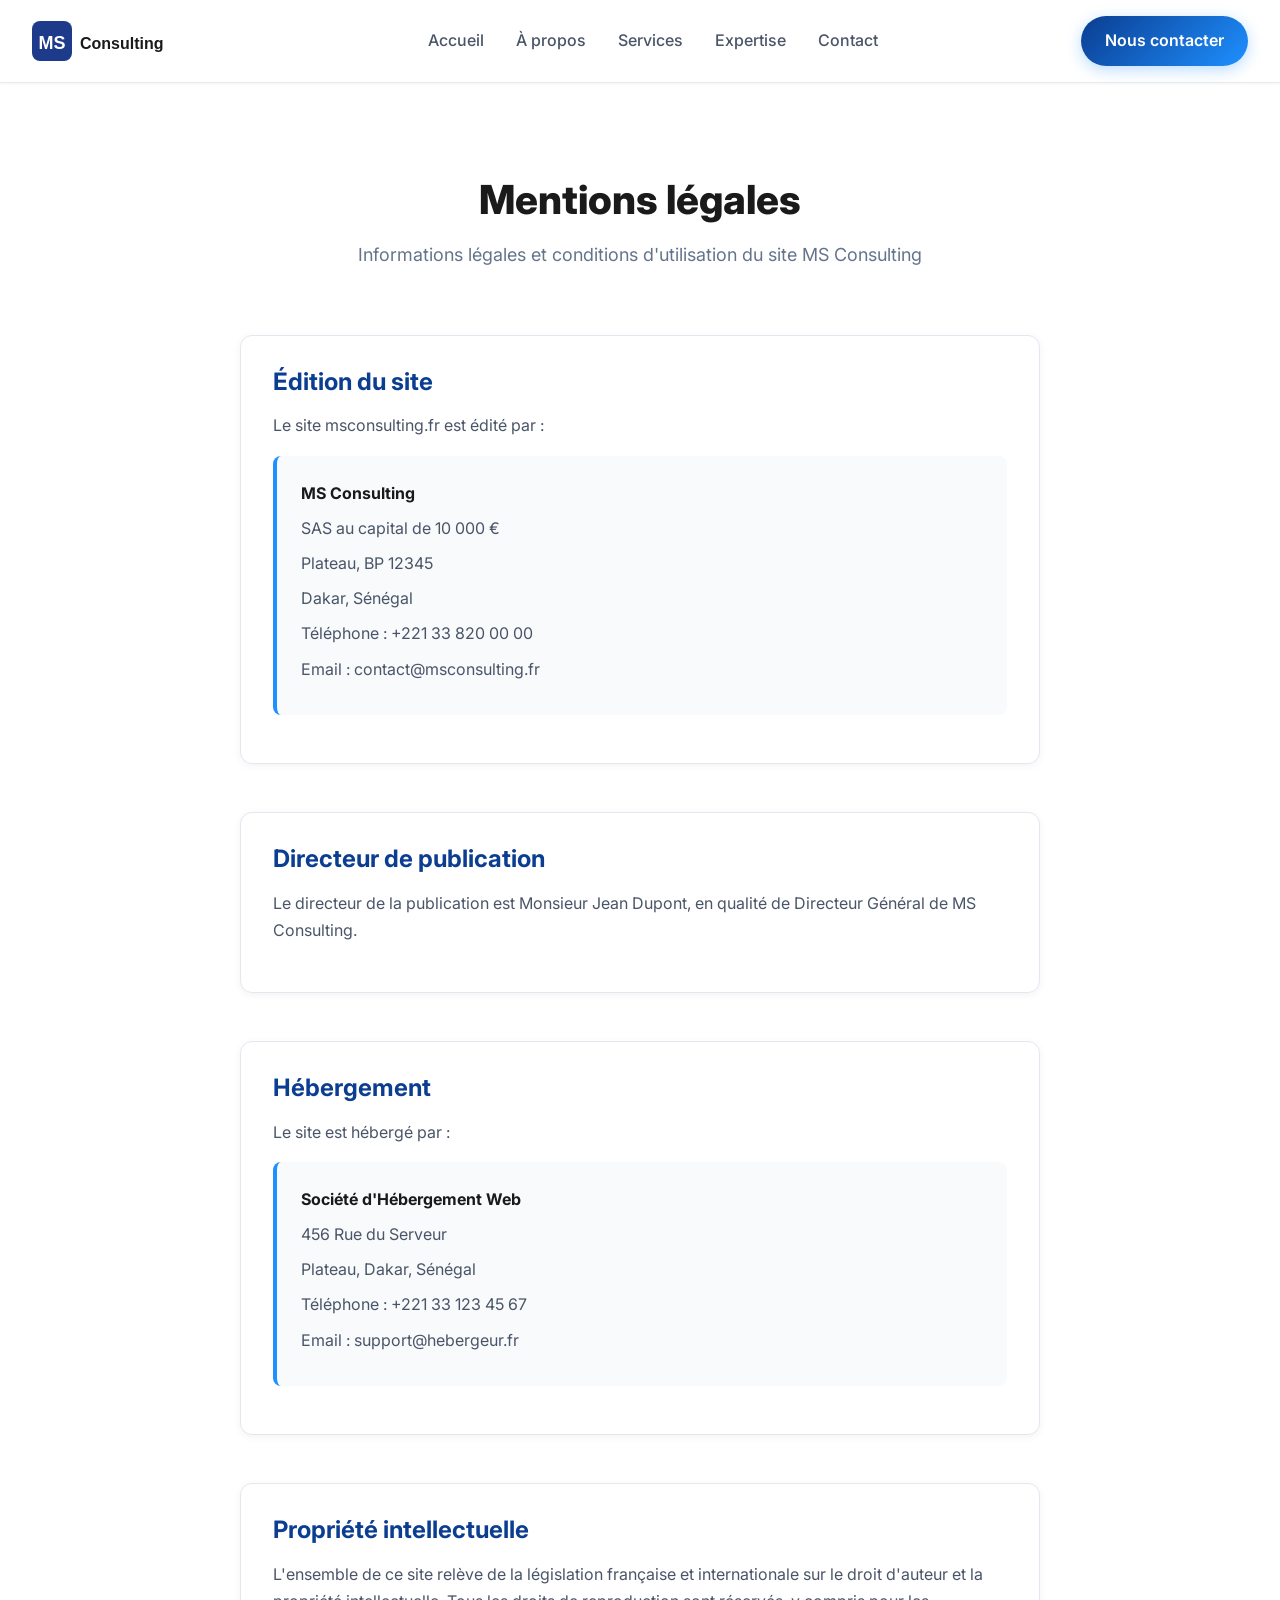
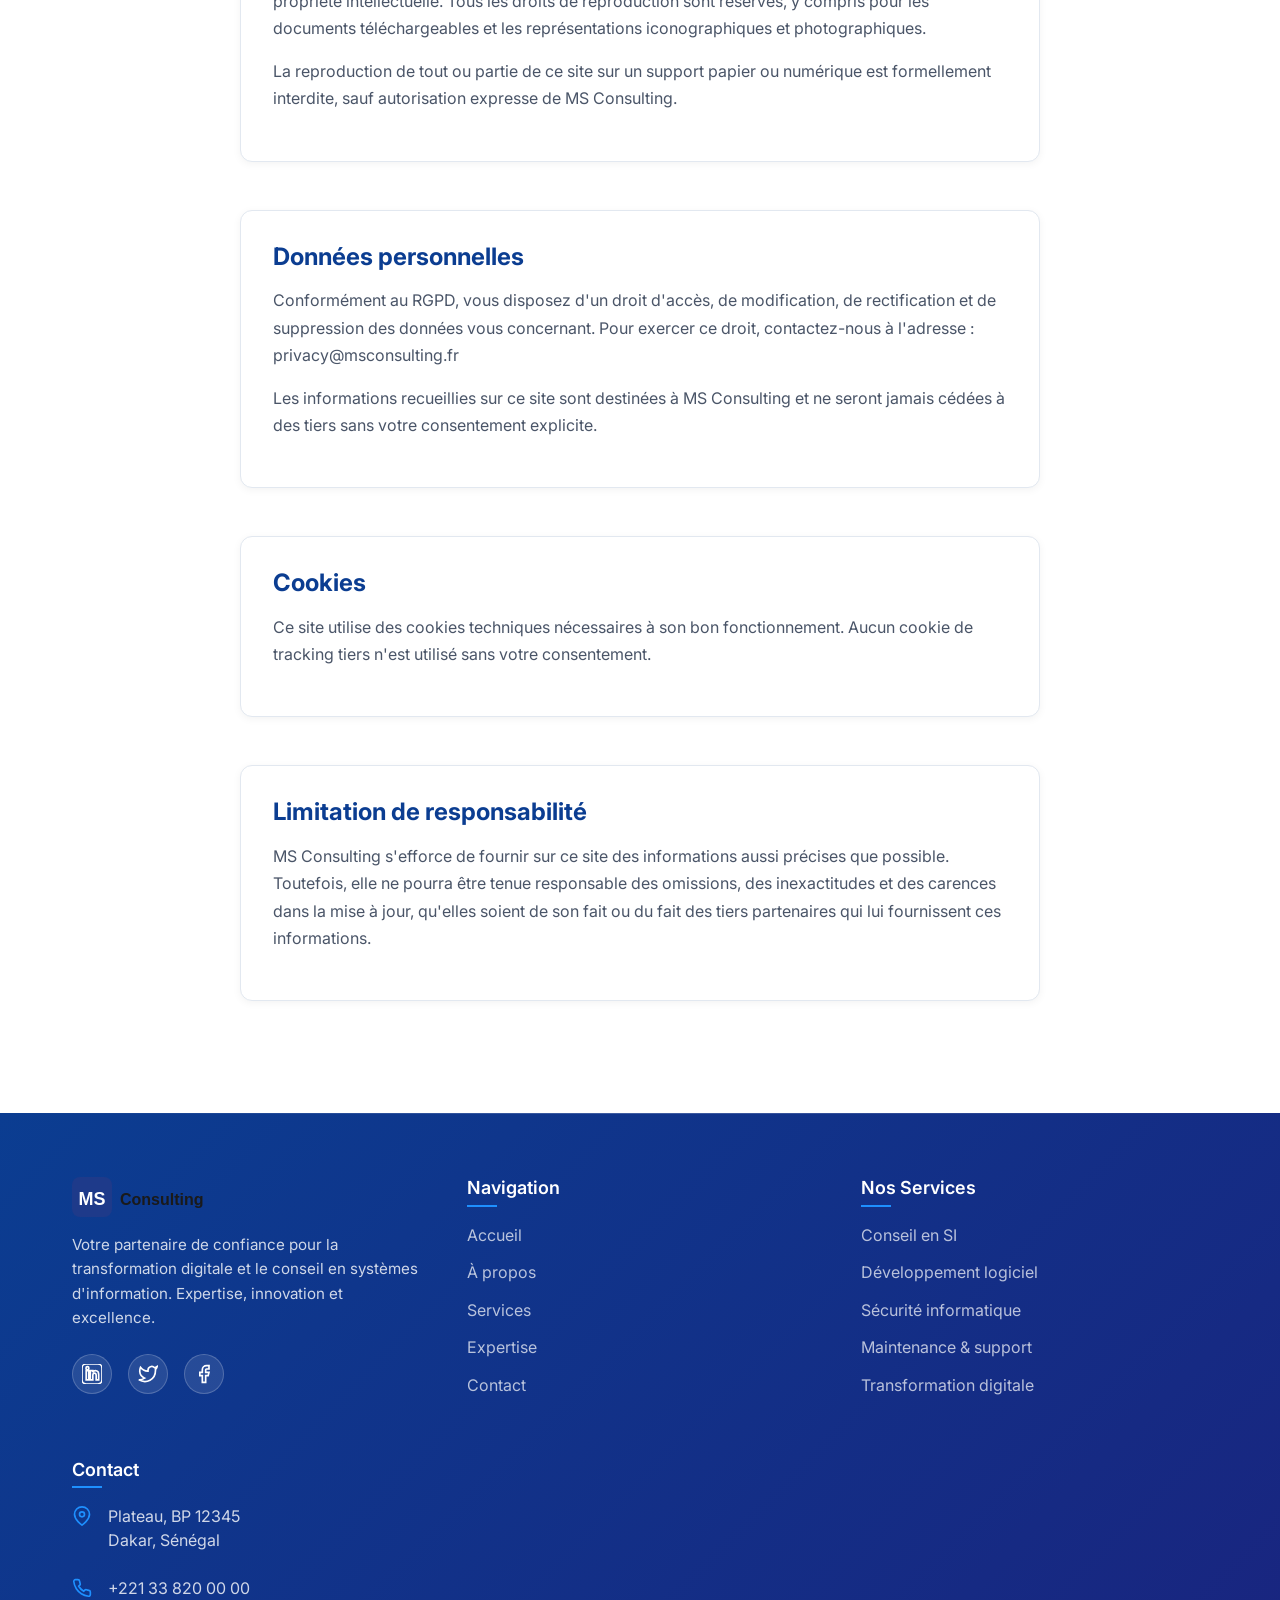
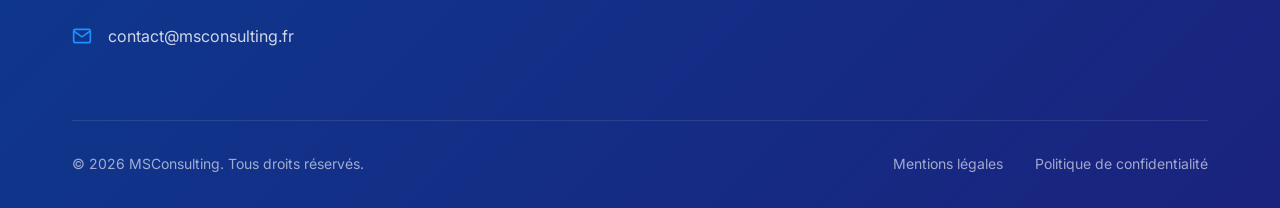
<file: mentions-legales.html>
<!DOCTYPE html>
<html lang="fr">
<head>
    <meta charset="UTF-8">
    <meta name="viewport" content="width=device-width, initial-scale=1.0">
    <title>Mentions légales - MS Consulting</title>
    <link rel="preconnect" href="https://fonts.googleapis.com">
    <link rel="preconnect" href="https://fonts.gstatic.com" crossorigin>
    <link href="https://fonts.googleapis.com/css2?family=Inter:wght@400;500;600;700;800&display=swap" rel="stylesheet">
    <link rel="stylesheet" href="css/style.css">
</head>
<body>
    <!-- Header -->
    <header>
        <nav>
            <div class="logo">
                <img src="images/logo.svg" alt="MS Consulting" class="logo-svg">
            </div>
            
            <ul class="nav-links">
                <li><a href="index.html">Accueil</a></li>
                <li><a href="about.html">À propos</a></li>
                <li><a href="services.html">Services</a></li>
                <li><a href="expertise.html">Expertise</a></li>
                <li><a href="contact.html">Contact</a></li>
            </ul>
            
            <a href="contact.html" class="cta-button">Nous contacter</a>
            
            <!-- Mobile Menu Toggle -->
            <button class="mobile-menu-toggle" aria-label="Menu">
                <span></span>
                <span></span>
                <span></span>
            </button>
        </nav>
    </header>
    
    <!-- Mobile Navigation -->
    <div class="mobile-nav">
        <div class="mobile-nav-header">
            <div class="mobile-nav-logo">
                <img src="images/logo.svg" alt="MS Consulting">
                MS Consulting
            </div>
        </div>
        <ul class="mobile-nav-links">
            <li><a href="index.html">Accueil</a></li>
            <li><a href="about.html">À propos</a></li>
            <li><a href="services.html">Services</a></li>
            <li><a href="expertise.html">Expertise</a></li>
            <li><a href="contact.html">Contact</a></li>
        </ul>
        <div class="mobile-nav-cta">
            <a href="contact.html" class="cta-button">Nous contacter</a>
        </div>
    </div>
    
    <!-- Mobile Navigation Overlay -->
    <div class="mobile-nav-overlay"></div>

    <!-- Main Content -->
    <main>
        <section class="legal-page">
            <div class="container">
                <div class="legal-header">
                    <h1>Mentions légales</h1>
                    <p class="legal-subtitle">Informations légales et conditions d'utilisation du site MS Consulting</p>
                </div>
                
                <div class="legal-content">
                    <div class="legal-section">
                        <h2>Édition du site</h2>
                        <p>
                            Le site msconsulting.fr est édité par :
                        </p>
                        <div class="legal-info">
                            <p><strong>MS Consulting</strong></p>
                            <p>SAS au capital de 10 000 €</p>
                            <p>Plateau, BP 12345</p>
                            <p>Dakar, Sénégal</p>
                            <p>Téléphone : +221 33 820 00 00</p>
                            <p>Email : contact@msconsulting.fr</p>
                        </div>
                    </div>
                    
                    <div class="legal-section">
                        <h2>Directeur de publication</h2>
                        <p>
                            Le directeur de la publication est Monsieur Jean Dupont, en qualité de Directeur Général de MS Consulting.
                        </p>
                    </div>
                    
                    <div class="legal-section">
                        <h2>Hébergement</h2>
                        <p>
                            Le site est hébergé par :
                        </p>
                        <div class="legal-info">
                            <p><strong>Société d'Hébergement Web</strong></p>
                            <p>456 Rue du Serveur</p>
                            <p>Plateau, Dakar, Sénégal</p>
                            <p>Téléphone : +221 33 123 45 67</p>
                            <p>Email : support@hebergeur.fr</p>
                        </div>
                    </div>
                    
                    <div class="legal-section">
                        <h2>Propriété intellectuelle</h2>
                        <p>
                            L'ensemble de ce site relève de la législation française et internationale sur le droit d'auteur et la propriété intellectuelle. Tous les droits de reproduction sont réservés, y compris pour les documents téléchargeables et les représentations iconographiques et photographiques.
                        </p>
                        <p>
                            La reproduction de tout ou partie de ce site sur un support papier ou numérique est formellement interdite, sauf autorisation expresse de MS Consulting.
                        </p>
                    </div>
                    
                    <div class="legal-section">
                        <h2>Données personnelles</h2>
                        <p>
                            Conformément au RGPD, vous disposez d'un droit d'accès, de modification, de rectification et de suppression des données vous concernant. Pour exercer ce droit, contactez-nous à l'adresse : privacy@msconsulting.fr
                        </p>
                        <p>
                            Les informations recueillies sur ce site sont destinées à MS Consulting et ne seront jamais cédées à des tiers sans votre consentement explicite.
                        </p>
                    </div>
                    
                    <div class="legal-section">
                        <h2>Cookies</h2>
                        <p>
                            Ce site utilise des cookies techniques nécessaires à son bon fonctionnement. Aucun cookie de tracking tiers n'est utilisé sans votre consentement.
                        </p>
                    </div>
                    
                    <div class="legal-section">
                        <h2>Limitation de responsabilité</h2>
                        <p>
                            MS Consulting s'efforce de fournir sur ce site des informations aussi précises que possible. Toutefois, elle ne pourra être tenue responsable des omissions, des inexactitudes et des carences dans la mise à jour, qu'elles soient de son fait ou du fait des tiers partenaires qui lui fournissent ces informations.
                        </p>
                    </div>
                </div>
            </div>
        </section>
    </main>

    <!-- Footer -->
    <footer>
        <div class="container">
            <div class="footer-content">
                <div class="footer-brand">
                    <div class="logo">
                        <img src="images/logo.svg" alt="MS Consulting" class="logo-svg">
                    </div>
                    <p>Votre partenaire de confiance pour la transformation digitale et le conseil en systèmes d'information. Expertise, innovation et excellence.</p>
                    <div class="social-links">
                        <a href="#" aria-label="LinkedIn">
                            <svg width="20" height="20" viewBox="0 0 24 24" fill="none" stroke="currentColor" stroke-width="2">
                                <path d="M19 0h-14c-2.761 0-5 2.239-5 5v14c0 2.761 2.239 5 5 5h14c2.762 0 5-2.239 5-5v-14c0-2.761-2.238-5-5-5zm-11 19h-3v-11h3v11zm-1.5-12.268c-.966 0-1.75-.79-1.75-1.764s.784-1.764 1.75-1.764 1.75.79 1.75 1.764-.783 1.764-1.75 1.764zm13.5 12.268h-3v-5.604c0-3.368-4-3.113-4 0v5.604h-3v-11h3v1.765c1.396-2.586 7-2.777 7 2.476v6.759z"/>
                            </svg>
                        </a>
                        <a href="#" aria-label="Twitter">
                            <svg width="20" height="20" viewBox="0 0 24 24" fill="none" stroke="currentColor" stroke-width="2">
                                <path d="M23 3a10.9 10.9 0 01-3.14 1.53 4.48 4.48 0 00-7.86 3v1A10.66 10.66 0 013 4s-4 9 5 13a11.64 11.64 0 01-7 2c9 5 20 0 20-11.5a4.5 4.5 0 00-.08-.83A7.72 7.72 0 0023 3z"/>
                            </svg>
                        </a>
                        <a href="#" aria-label="Facebook">
                            <svg width="20" height="20" viewBox="0 0 24 24" fill="none" stroke="currentColor" stroke-width="2">
                                <path d="M18 2h-3a5 5 0 00-5 5v3H7v4h3v8h4v-8h3l1-4h-4V7a1 1 0 011-1h3z"/>
                            </svg>
                        </a>
                    </div>
                </div>
                <div class="footer-nav">
                    <h3>Navigation</h3>
                    <ul>
                        <li><a href="index.html">Accueil</a></li>
                        <li><a href="about.html">À propos</a></li>
                        <li><a href="services.html">Services</a></li>
                        <li><a href="expertise.html">Expertise</a></li>
                        <li><a href="contact.html">Contact</a></li>
                    </ul>
                </div>
                <div class="footer-services">
                    <h3>Nos Services</h3>
                    <ul>
                        <li><a href="services.html#conseil">Conseil en SI</a></li>
                        <li><a href="services.html#developpement">Développement logiciel</a></li>
                        <li><a href="services.html#securite">Sécurité informatique</a></li>
                        <li><a href="services.html#maintenance">Maintenance & support</a></li>
                        <li><a href="services.html#transformation">Transformation digitale</a></li>
                    </ul>
                </div>
                <div class="footer-contact">
                    <h3>Contact</h3>
                    <div class="contact-item">
                        <svg width="16" height="16" viewBox="0 0 24 24" fill="none" stroke="currentColor" stroke-width="2">
                            <path d="M21 10c0 7-9 13-9 13s-9-6-9-13a9 9 0 0 1 18 0z"/>
                            <circle cx="12" cy="10" r="3"/>
                        </svg>
                        <span>Plateau, BP 12345<br>Dakar, Sénégal</span>
                    </div>
                    <div class="contact-item">
                        <svg width="16" height="16" viewBox="0 0 24 24" fill="none" stroke="currentColor" stroke-width="2">
                            <path d="M22 16.92v3a2 2 0 0 1-2.18 2 19.79 19.79 0 0 1-8.63-3.07 19.5 19.5 0 0 1-6-6 19.79 19.79 0 0 1-3.07-8.67A2 2 0 0 1 4.11 2h3a2 2 0 0 1 2 1.72 12.84 12.84 0 0 0 .7 2.81 2 2 0 0 1-.45 2.11L8.09 9.91a16 16 0 0 0 6 6l1.27-1.27a2 2 0 0 1 2.11-.45 12.84 12.84 0 0 0 2.81.7A2 2 0 0 1 22 16.92z"/>
                        </svg>
                        <span>+221 33 820 00 00</span>
                    </div>
                    <div class="contact-item">
                        <svg width="16" height="16" viewBox="0 0 24 24" fill="none" stroke="currentColor" stroke-width="2">
                            <path d="M4 4h16c1.1 0 2 .9 2 2v12c0 1.1-.9 2-2 2H4c-1.1 0-2-.9-2-2V6c0-1.1.9-2 2-2z"/>
                            <polyline points="22,6 12,13 2,6"/>
                        </svg>
                        <span>contact@msconsulting.fr</span>
                    </div>
                </div>
            </div>
            <div class="footer-bottom">
                <p>&copy; 2026 MSConsulting. Tous droits réservés.</p>
                <div class="footer-legal">
                    <a href="mentions-legales.html">Mentions légales</a>
                    <a href="politique-confidentialite.html">Politique de confidentialité</a>
                </div>
            </div>
        </div>
    </footer>

    <script>
        // Mobile Menu Toggle
        const mobileMenuToggle = document.querySelector('.mobile-menu-toggle');
        const mobileNav = document.querySelector('.mobile-nav');
        const mobileNavOverlay = document.querySelector('.mobile-nav-overlay');
        
        mobileMenuToggle.addEventListener('click', function() {
            this.classList.toggle('active');
            mobileNav.classList.toggle('active');
            mobileNavOverlay.classList.toggle('active');
            document.body.style.overflow = mobileNav.classList.contains('active') ? 'hidden' : '';
        });
        
        mobileNavOverlay.addEventListener('click', function() {
            mobileMenuToggle.classList.remove('active');
            mobileNav.classList.remove('active');
            mobileNavOverlay.classList.remove('active');
            document.body.style.overflow = '';
        });
        
        // Close mobile nav when clicking on links
        const mobileNavLinks = document.querySelectorAll('.mobile-nav-links a');
        mobileNavLinks.forEach(link => {
            link.addEventListener('click', function() {
                mobileMenuToggle.classList.remove('active');
                mobileNav.classList.remove('active');
                mobileNavOverlay.classList.remove('active');
                document.body.style.overflow = '';
            });
        });
    </script>
</body>
</html>
</file>
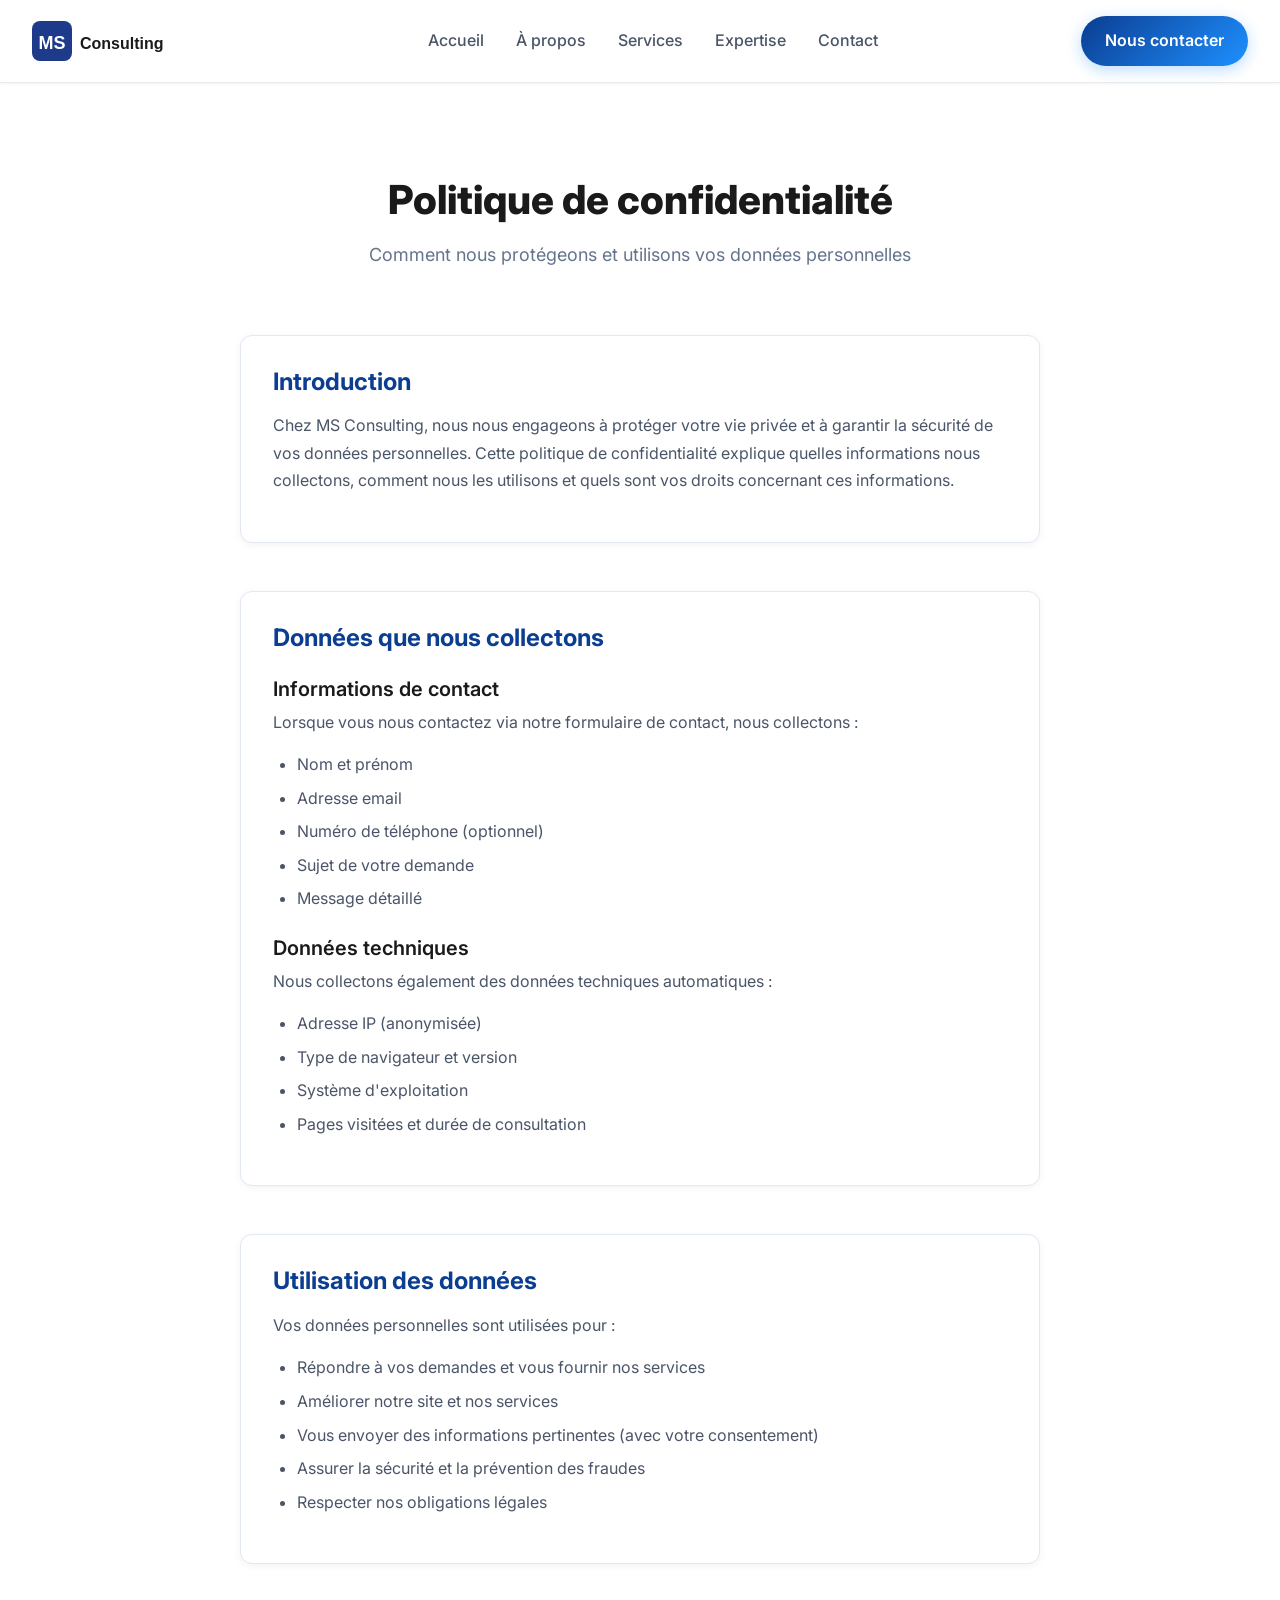
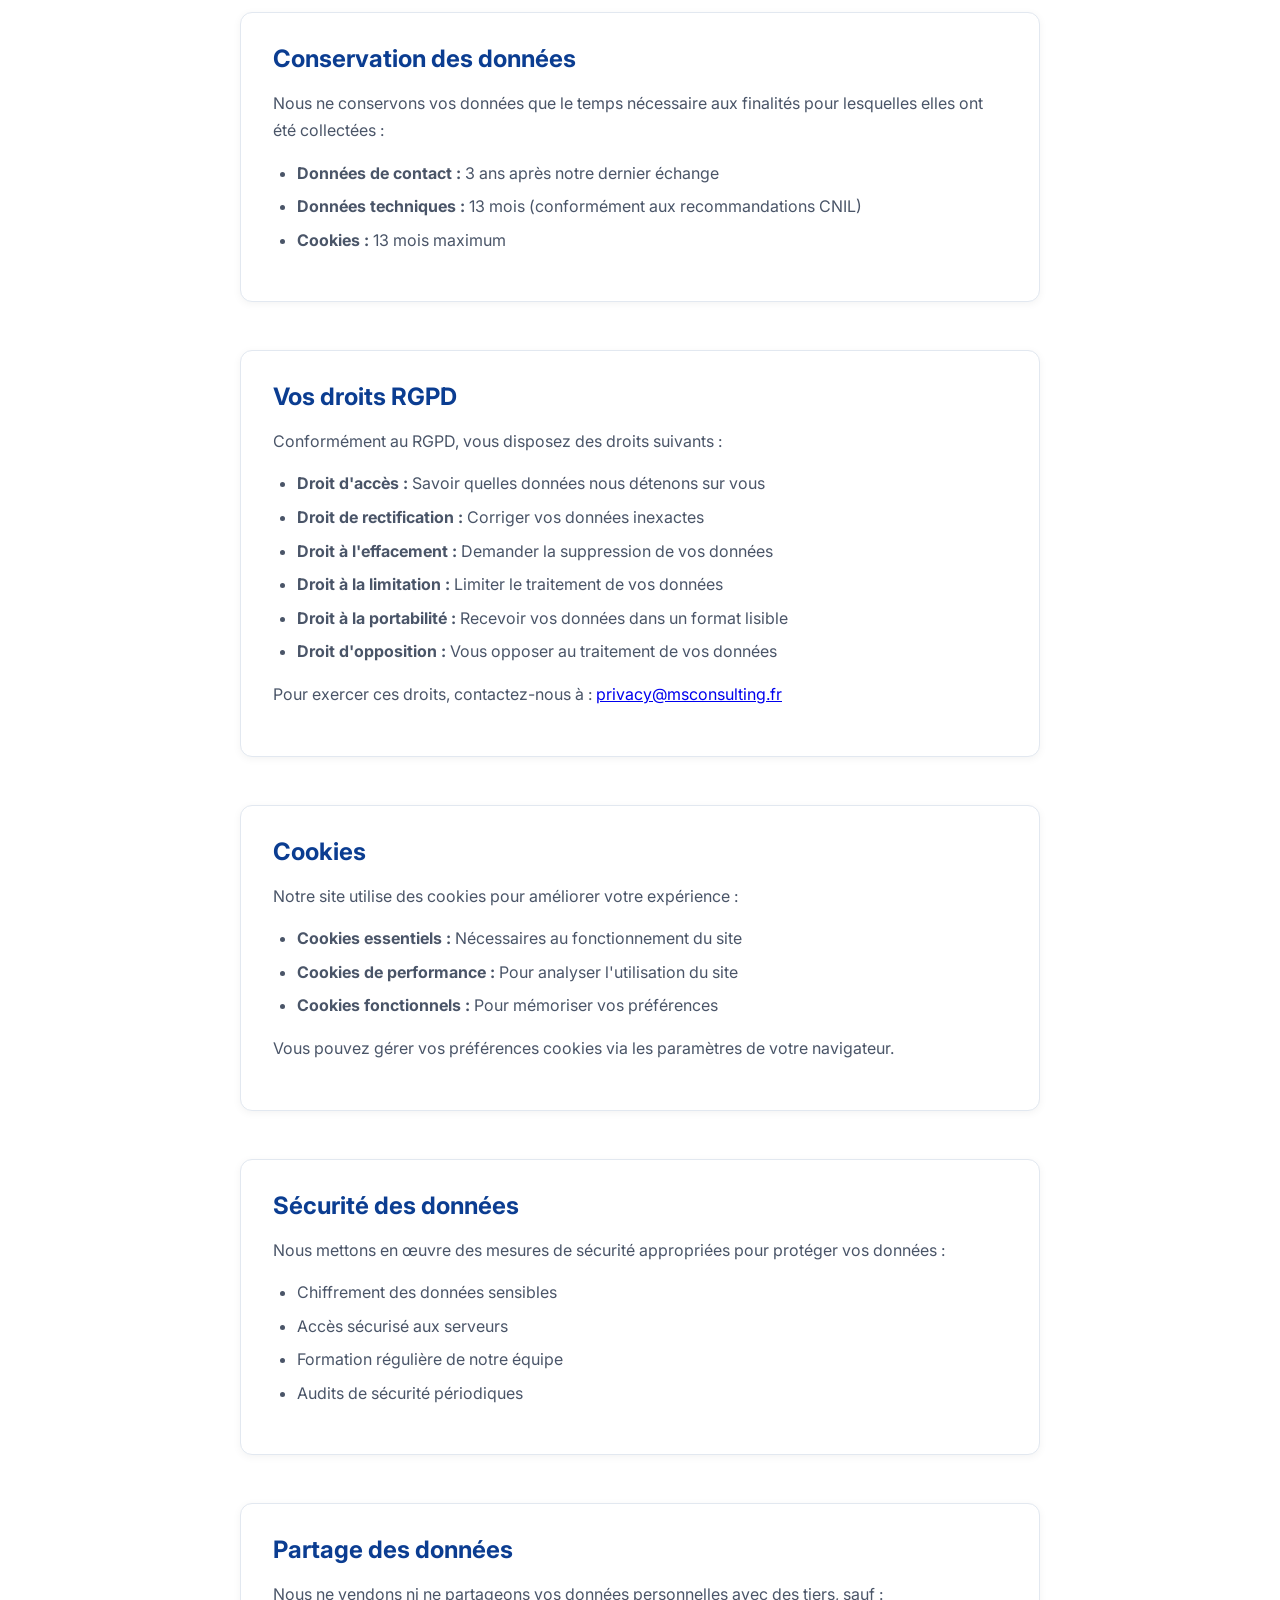
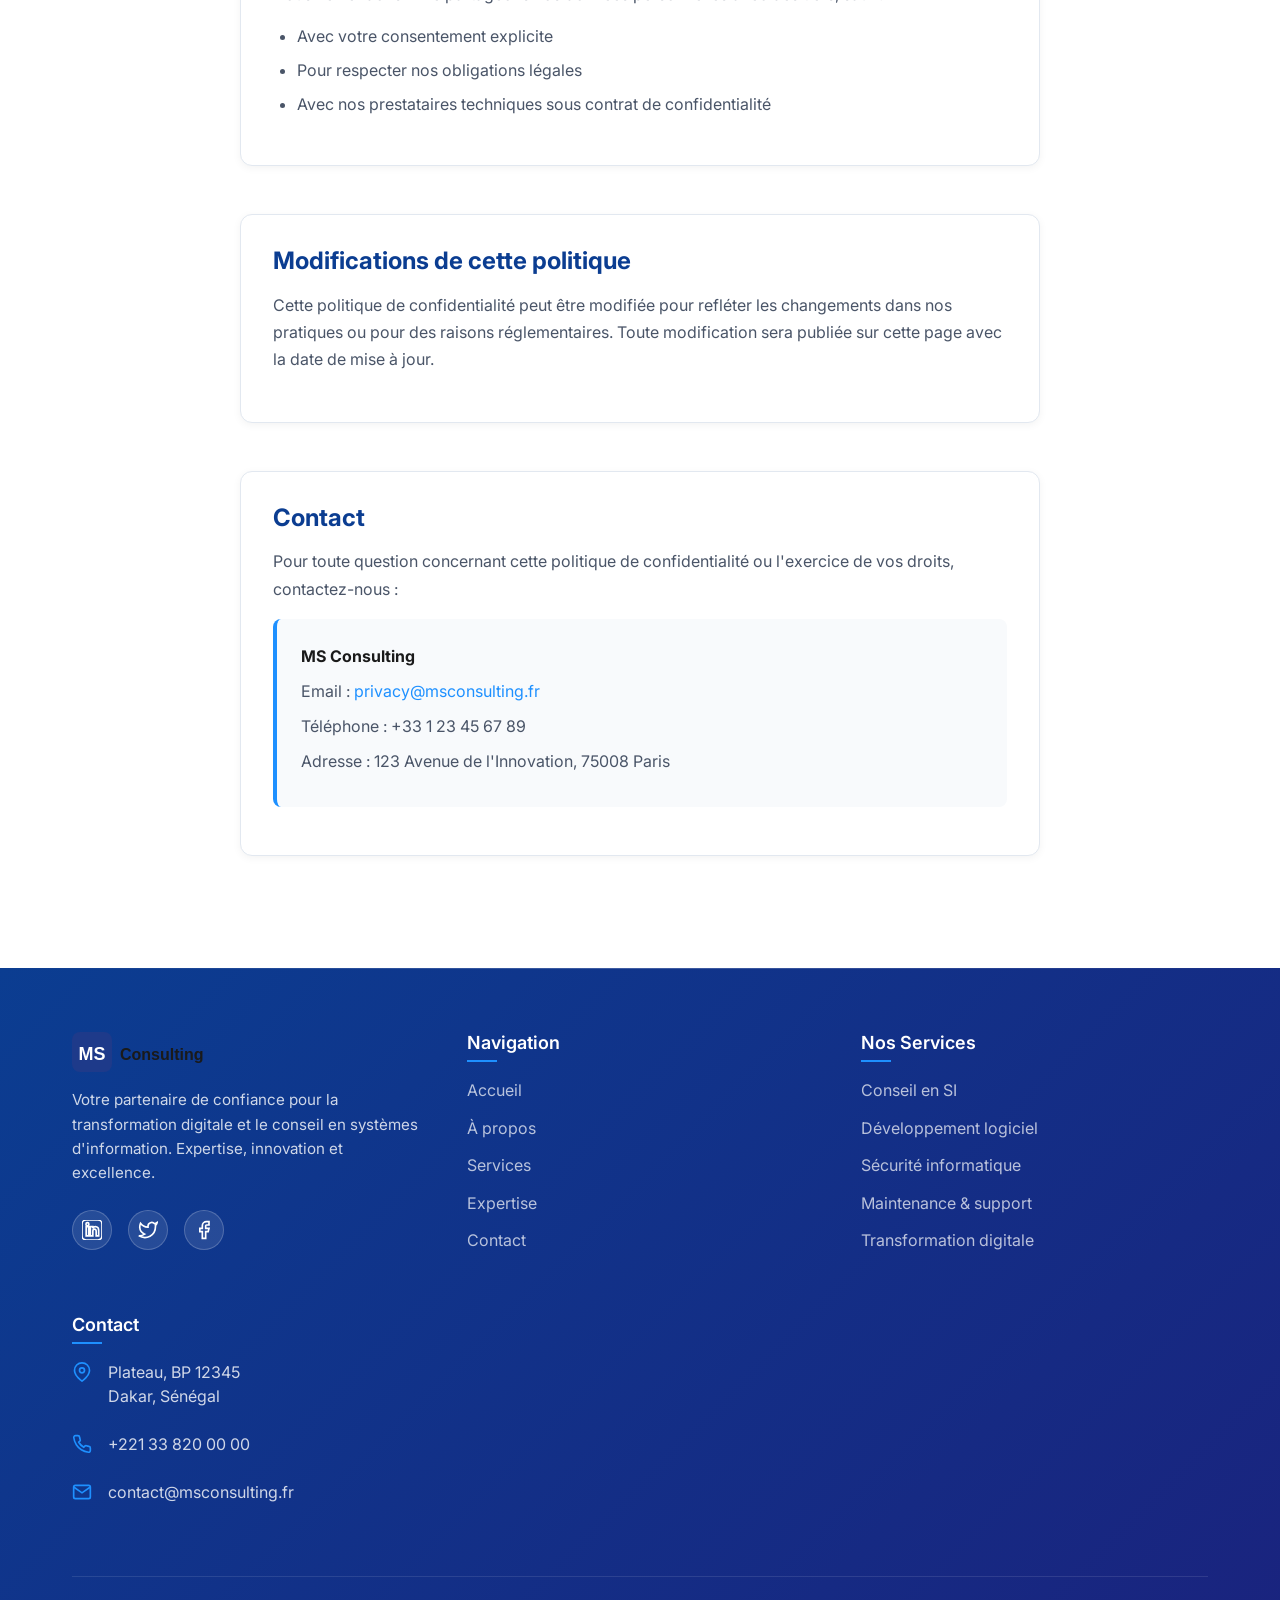
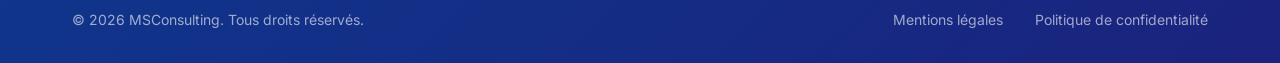
<file: politique-confidentialite.html>
<!DOCTYPE html>
<html lang="fr">
<head>
    <meta charset="UTF-8">
    <meta name="viewport" content="width=device-width, initial-scale=1.0">
    <title>Politique de confidentialité - MS Consulting</title>
    <link rel="preconnect" href="https://fonts.googleapis.com">
    <link rel="preconnect" href="https://fonts.gstatic.com" crossorigin>
    <link href="https://fonts.googleapis.com/css2?family=Inter:wght@400;500;600;700;800&display=swap" rel="stylesheet">
    <link rel="stylesheet" href="css/style.css">
</head>
<body>
    <!-- Header -->
    <header>
        <nav>
            <div class="logo">
                <img src="images/logo.svg" alt="MS Consulting" class="logo-svg">
            </div>
            
            <ul class="nav-links">
                <li><a href="index.html">Accueil</a></li>
                <li><a href="about.html">À propos</a></li>
                <li><a href="services.html">Services</a></li>
                <li><a href="expertise.html">Expertise</a></li>
                <li><a href="contact.html">Contact</a></li>
            </ul>
            
            <a href="contact.html" class="cta-button">Nous contacter</a>
            
            <!-- Mobile Menu Toggle -->
            <button class="mobile-menu-toggle" aria-label="Menu">
                <span></span>
                <span></span>
                <span></span>
            </button>
        </nav>
    </header>
    
    <!-- Mobile Navigation -->
    <div class="mobile-nav">
        <div class="mobile-nav-header">
            <div class="mobile-nav-logo">
                <img src="images/logo.svg" alt="MS Consulting">
                MS Consulting
            </div>
        </div>
        <ul class="mobile-nav-links">
            <li><a href="index.html">Accueil</a></li>
            <li><a href="about.html">À propos</a></li>
            <li><a href="services.html">Services</a></li>
            <li><a href="expertise.html">Expertise</a></li>
            <li><a href="contact.html">Contact</a></li>
        </ul>
        <div class="mobile-nav-cta">
            <a href="contact.html" class="cta-button">Nous contacter</a>
        </div>
    </div>
    
    <!-- Mobile Navigation Overlay -->
    <div class="mobile-nav-overlay"></div>

    <!-- Main Content -->
    <main>
        <section class="legal-page">
            <div class="container">
                <div class="legal-header">
                    <h1>Politique de confidentialité</h1>
                    <p class="legal-subtitle">Comment nous protégeons et utilisons vos données personnelles</p>
                </div>
                
                <div class="legal-content">
                    <div class="legal-section">
                        <h2>Introduction</h2>
                        <p>
                            Chez MS Consulting, nous nous engageons à protéger votre vie privée et à garantir la sécurité de vos données personnelles. Cette politique de confidentialité explique quelles informations nous collectons, comment nous les utilisons et quels sont vos droits concernant ces informations.
                        </p>
                    </div>
                    
                    <div class="legal-section">
                        <h2>Données que nous collectons</h2>
                        <h3>Informations de contact</h3>
                        <p>
                            Lorsque vous nous contactez via notre formulaire de contact, nous collectons :
                        </p>
                        <ul>
                            <li>Nom et prénom</li>
                            <li>Adresse email</li>
                            <li>Numéro de téléphone (optionnel)</li>
                            <li>Sujet de votre demande</li>
                            <li>Message détaillé</li>
                        </ul>
                        
                        <h3>Données techniques</h3>
                        <p>
                            Nous collectons également des données techniques automatiques :
                        </p>
                        <ul>
                            <li>Adresse IP (anonymisée)</li>
                            <li>Type de navigateur et version</li>
                            <li>Système d'exploitation</li>
                            <li>Pages visitées et durée de consultation</li>
                        </ul>
                    </div>
                    
                    <div class="legal-section">
                        <h2>Utilisation des données</h2>
                        <p>
                            Vos données personnelles sont utilisées pour :
                        </p>
                        <ul>
                            <li>Répondre à vos demandes et vous fournir nos services</li>
                            <li>Améliorer notre site et nos services</li>
                            <li>Vous envoyer des informations pertinentes (avec votre consentement)</li>
                            <li>Assurer la sécurité et la prévention des fraudes</li>
                            <li>Respecter nos obligations légales</li>
                        </ul>
                    </div>
                    
                    <div class="legal-section">
                        <h2>Conservation des données</h2>
                        <p>
                            Nous ne conservons vos données que le temps nécessaire aux finalités pour lesquelles elles ont été collectées :
                        </p>
                        <ul>
                            <li><strong>Données de contact :</strong> 3 ans après notre dernier échange</li>
                            <li><strong>Données techniques :</strong> 13 mois (conformément aux recommandations CNIL)</li>
                            <li><strong>Cookies :</strong> 13 mois maximum</li>
                        </ul>
                    </div>
                    
                    <div class="legal-section">
                        <h2>Vos droits RGPD</h2>
                        <p>
                            Conformément au RGPD, vous disposez des droits suivants :
                        </p>
                        <ul>
                            <li><strong>Droit d'accès :</strong> Savoir quelles données nous détenons sur vous</li>
                            <li><strong>Droit de rectification :</strong> Corriger vos données inexactes</li>
                            <li><strong>Droit à l'effacement :</strong> Demander la suppression de vos données</li>
                            <li><strong>Droit à la limitation :</strong> Limiter le traitement de vos données</li>
                            <li><strong>Droit à la portabilité :</strong> Recevoir vos données dans un format lisible</li>
                            <li><strong>Droit d'opposition :</strong> Vous opposer au traitement de vos données</li>
                        </ul>
                        <p>
                            Pour exercer ces droits, contactez-nous à : <a href="mailto:privacy@msconsulting.fr">privacy@msconsulting.fr</a>
                        </p>
                    </div>
                    
                    <div class="legal-section">
                        <h2>Cookies</h2>
                        <p>
                            Notre site utilise des cookies pour améliorer votre expérience :
                        </p>
                        <ul>
                            <li><strong>Cookies essentiels :</strong> Nécessaires au fonctionnement du site</li>
                            <li><strong>Cookies de performance :</strong> Pour analyser l'utilisation du site</li>
                            <li><strong>Cookies fonctionnels :</strong> Pour mémoriser vos préférences</li>
                        </ul>
                        <p>
                            Vous pouvez gérer vos préférences cookies via les paramètres de votre navigateur.
                        </p>
                    </div>
                    
                    <div class="legal-section">
                        <h2>Sécurité des données</h2>
                        <p>
                            Nous mettons en œuvre des mesures de sécurité appropriées pour protéger vos données :
                        </p>
                        <ul>
                            <li>Chiffrement des données sensibles</li>
                            <li>Accès sécurisé aux serveurs</li>
                            <li>Formation régulière de notre équipe</li>
                            <li>Audits de sécurité périodiques</li>
                        </ul>
                    </div>
                    
                    <div class="legal-section">
                        <h2>Partage des données</h2>
                        <p>
                            Nous ne vendons ni ne partageons vos données personnelles avec des tiers, sauf :
                        </p>
                        <ul>
                            <li>Avec votre consentement explicite</li>
                            <li>Pour respecter nos obligations légales</li>
                            <li>Avec nos prestataires techniques sous contrat de confidentialité</li>
                        </ul>
                    </div>
                    
                    <div class="legal-section">
                        <h2>Modifications de cette politique</h2>
                        <p>
                            Cette politique de confidentialité peut être modifiée pour refléter les changements dans nos pratiques ou pour des raisons réglementaires. Toute modification sera publiée sur cette page avec la date de mise à jour.
                        </p>
                    </div>
                    
                    <div class="legal-section">
                        <h2>Contact</h2>
                        <p>
                            Pour toute question concernant cette politique de confidentialité ou l'exercice de vos droits, contactez-nous :
                        </p>
                        <div class="legal-info">
                            <p><strong>MS Consulting</strong></p>
                            <p>Email : <a href="mailto:privacy@msconsulting.fr">privacy@msconsulting.fr</a></p>
                            <p>Téléphone : +33 1 23 45 67 89</p>
                            <p>Adresse : 123 Avenue de l'Innovation, 75008 Paris</p>
                        </div>
                    </div>
                </div>
            </div>
        </section>
    </main>

    <!-- Footer -->
    <footer>
        <div class="container">
            <div class="footer-content">
                <div class="footer-brand">
                    <div class="logo">
                        <img src="images/logo.svg" alt="MS Consulting" class="logo-svg">
                    </div>
                    <p>Votre partenaire de confiance pour la transformation digitale et le conseil en systèmes d'information. Expertise, innovation et excellence.</p>
                    <div class="social-links">
                        <a href="#" aria-label="LinkedIn">
                            <svg width="20" height="20" viewBox="0 0 24 24" fill="none" stroke="currentColor" stroke-width="2">
                                <path d="M19 0h-14c-2.761 0-5 2.239-5 5v14c0 2.761 2.239 5 5 5h14c2.762 0 5-2.239 5-5v-14c0-2.761-2.238-5-5-5zm-11 19h-3v-11h3v11zm-1.5-12.268c-.966 0-1.75-.79-1.75-1.764s.784-1.764 1.75-1.764 1.75.79 1.75 1.764-.783 1.764-1.75 1.764zm13.5 12.268h-3v-5.604c0-3.368-4-3.113-4 0v5.604h-3v-11h3v1.765c1.396-2.586 7-2.777 7 2.476v6.759z"/>
                            </svg>
                        </a>
                        <a href="#" aria-label="Twitter">
                            <svg width="20" height="20" viewBox="0 0 24 24" fill="none" stroke="currentColor" stroke-width="2">
                                <path d="M23 3a10.9 10.9 0 01-3.14 1.53 4.48 4.48 0 00-7.86 3v1A10.66 10.66 0 013 4s-4 9 5 13a11.64 11.64 0 01-7 2c9 5 20 0 20-11.5a4.5 4.5 0 00-.08-.83A7.72 7.72 0 0023 3z"/>
                            </svg>
                        </a>
                        <a href="#" aria-label="Facebook">
                            <svg width="20" height="20" viewBox="0 0 24 24" fill="none" stroke="currentColor" stroke-width="2">
                                <path d="M18 2h-3a5 5 0 00-5 5v3H7v4h3v8h4v-8h3l1-4h-4V7a1 1 0 011-1h3z"/>
                            </svg>
                        </a>
                    </div>
                </div>
                <div class="footer-nav">
                    <h3>Navigation</h3>
                    <ul>
                        <li><a href="index.html">Accueil</a></li>
                        <li><a href="about.html">À propos</a></li>
                        <li><a href="services.html">Services</a></li>
                        <li><a href="expertise.html">Expertise</a></li>
                        <li><a href="contact.html">Contact</a></li>
                    </ul>
                </div>
                <div class="footer-services">
                    <h3>Nos Services</h3>
                    <ul>
                        <li><a href="services.html#conseil">Conseil en SI</a></li>
                        <li><a href="services.html#developpement">Développement logiciel</a></li>
                        <li><a href="services.html#securite">Sécurité informatique</a></li>
                        <li><a href="services.html#maintenance">Maintenance & support</a></li>
                        <li><a href="services.html#transformation">Transformation digitale</a></li>
                    </ul>
                </div>
                <div class="footer-contact">
                    <h3>Contact</h3>
                    <div class="contact-item">
                        <svg width="16" height="16" viewBox="0 0 24 24" fill="none" stroke="currentColor" stroke-width="2">
                            <path d="M21 10c0 7-9 13-9 13s-9-6-9-13a9 9 0 0 1 18 0z"/>
                            <circle cx="12" cy="10" r="3"/>
                        </svg>
                        <span>Plateau, BP 12345<br>Dakar, Sénégal</span>
                    </div>
                    <div class="contact-item">
                        <svg width="16" height="16" viewBox="0 0 24 24" fill="none" stroke="currentColor" stroke-width="2">
                            <path d="M22 16.92v3a2 2 0 0 1-2.18 2 19.79 19.79 0 0 1-8.63-3.07 19.5 19.5 0 0 1-6-6 19.79 19.79 0 0 1-3.07-8.67A2 2 0 0 1 4.11 2h3a2 2 0 0 1 2 1.72 12.84 12.84 0 0 0 .7 2.81 2 2 0 0 1-.45 2.11L8.09 9.91a16 16 0 0 0 6 6l1.27-1.27a2 2 0 0 1 2.11-.45 12.84 12.84 0 0 0 2.81.7A2 2 0 0 1 22 16.92z"/>
                        </svg>
                        <span>+221 33 820 00 00</span>
                    </div>
                    <div class="contact-item">
                        <svg width="16" height="16" viewBox="0 0 24 24" fill="none" stroke="currentColor" stroke-width="2">
                            <path d="M4 4h16c1.1 0 2 .9 2 2v12c0 1.1-.9 2-2 2H4c-1.1 0-2-.9-2-2V6c0-1.1.9-2 2-2z"/>
                            <polyline points="22,6 12,13 2,6"/>
                        </svg>
                        <span>contact@msconsulting.fr</span>
                    </div>
                </div>
            </div>
            <div class="footer-bottom">
                <p>&copy; 2026 MSConsulting. Tous droits réservés.</p>
                <div class="footer-legal">
                    <a href="mentions-legales.html">Mentions légales</a>
                    <a href="politique-confidentialite.html">Politique de confidentialité</a>
                </div>
            </div>
        </div>
    </footer>

    <script>
        // Mobile Menu Toggle
        const mobileMenuToggle = document.querySelector('.mobile-menu-toggle');
        const mobileNav = document.querySelector('.mobile-nav');
        const mobileNavOverlay = document.querySelector('.mobile-nav-overlay');
        
        mobileMenuToggle.addEventListener('click', function() {
            this.classList.toggle('active');
            mobileNav.classList.toggle('active');
            mobileNavOverlay.classList.toggle('active');
            document.body.style.overflow = mobileNav.classList.contains('active') ? 'hidden' : '';
        });
        
        mobileNavOverlay.addEventListener('click', function() {
            mobileMenuToggle.classList.remove('active');
            mobileNav.classList.remove('active');
            mobileNavOverlay.classList.remove('active');
            document.body.style.overflow = '';
        });
        
        // Close mobile nav when clicking on links
        const mobileNavLinks = document.querySelectorAll('.mobile-nav-links a');
        mobileNavLinks.forEach(link => {
            link.addEventListener('click', function() {
                mobileMenuToggle.classList.remove('active');
                mobileNav.classList.remove('active');
                mobileNavOverlay.classList.remove('active');
                document.body.style.overflow = '';
            });
        });
    </script>
</body>
</html>
</file>
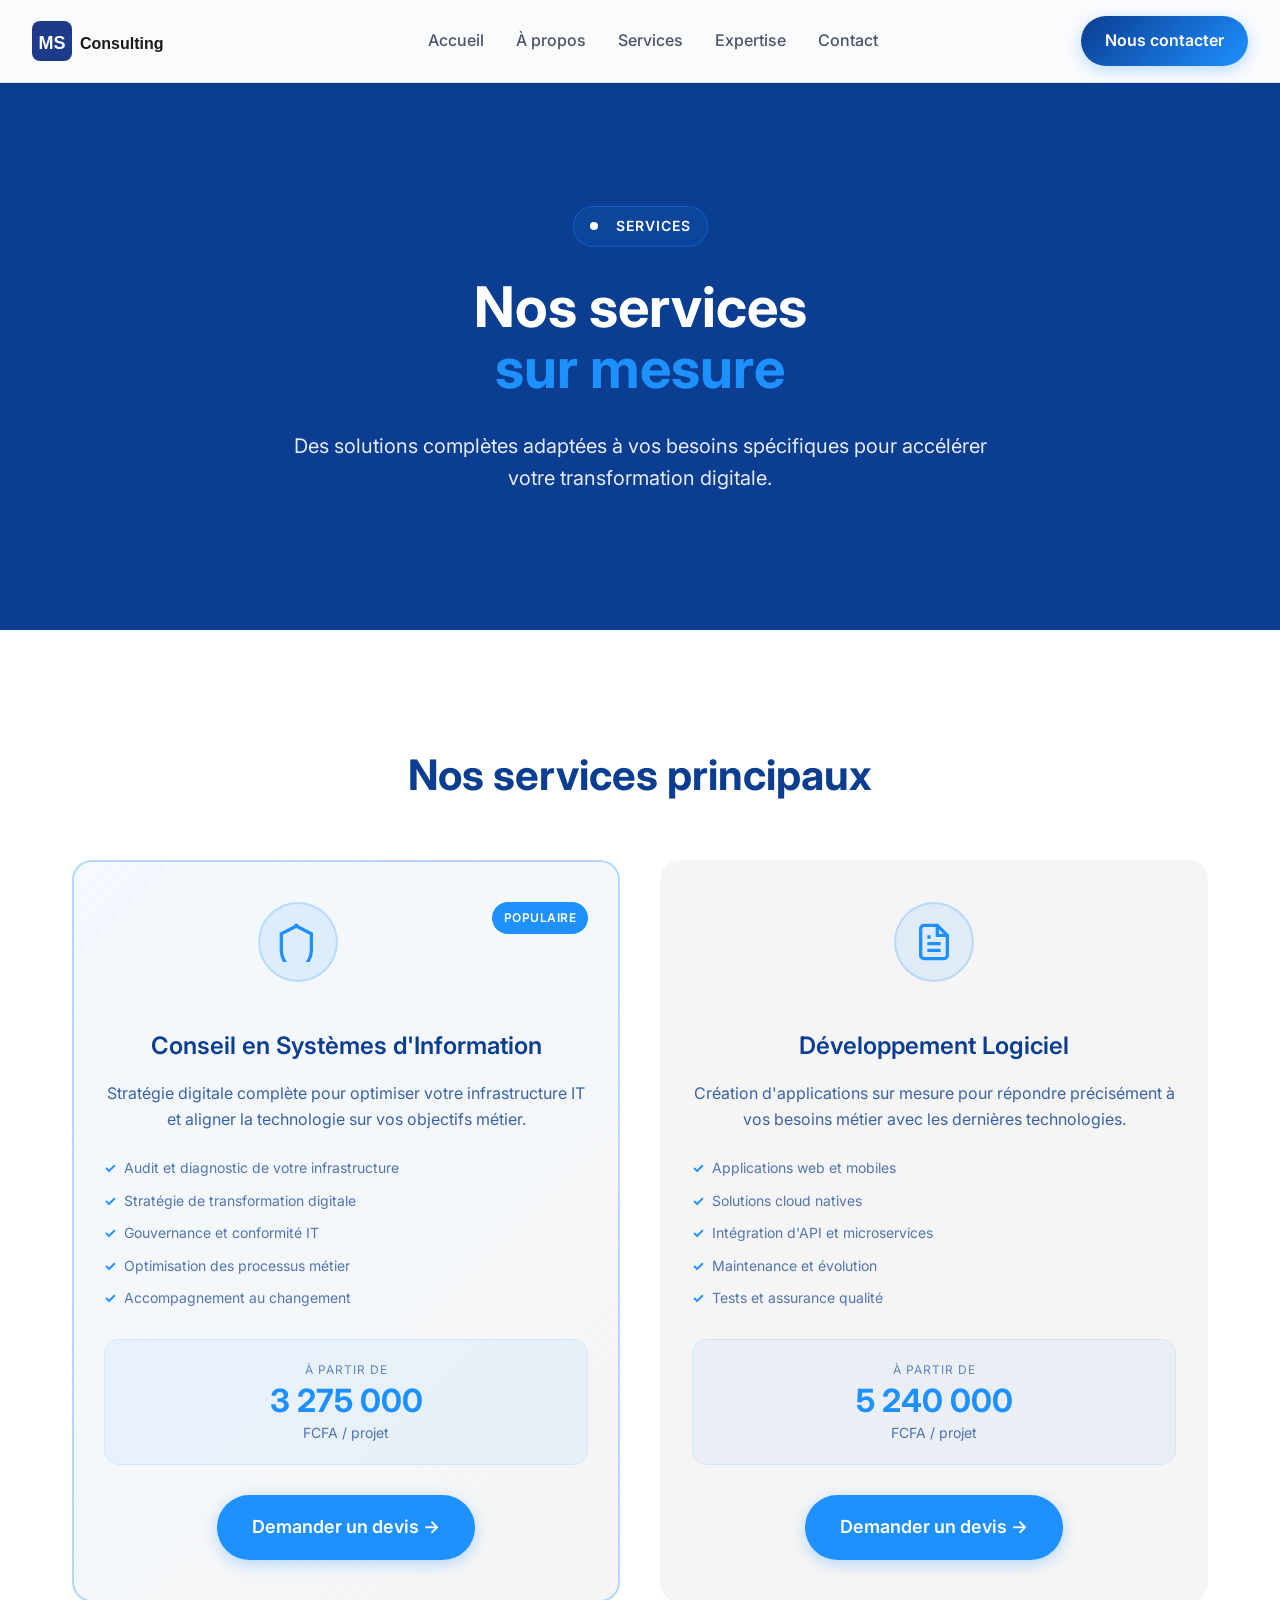
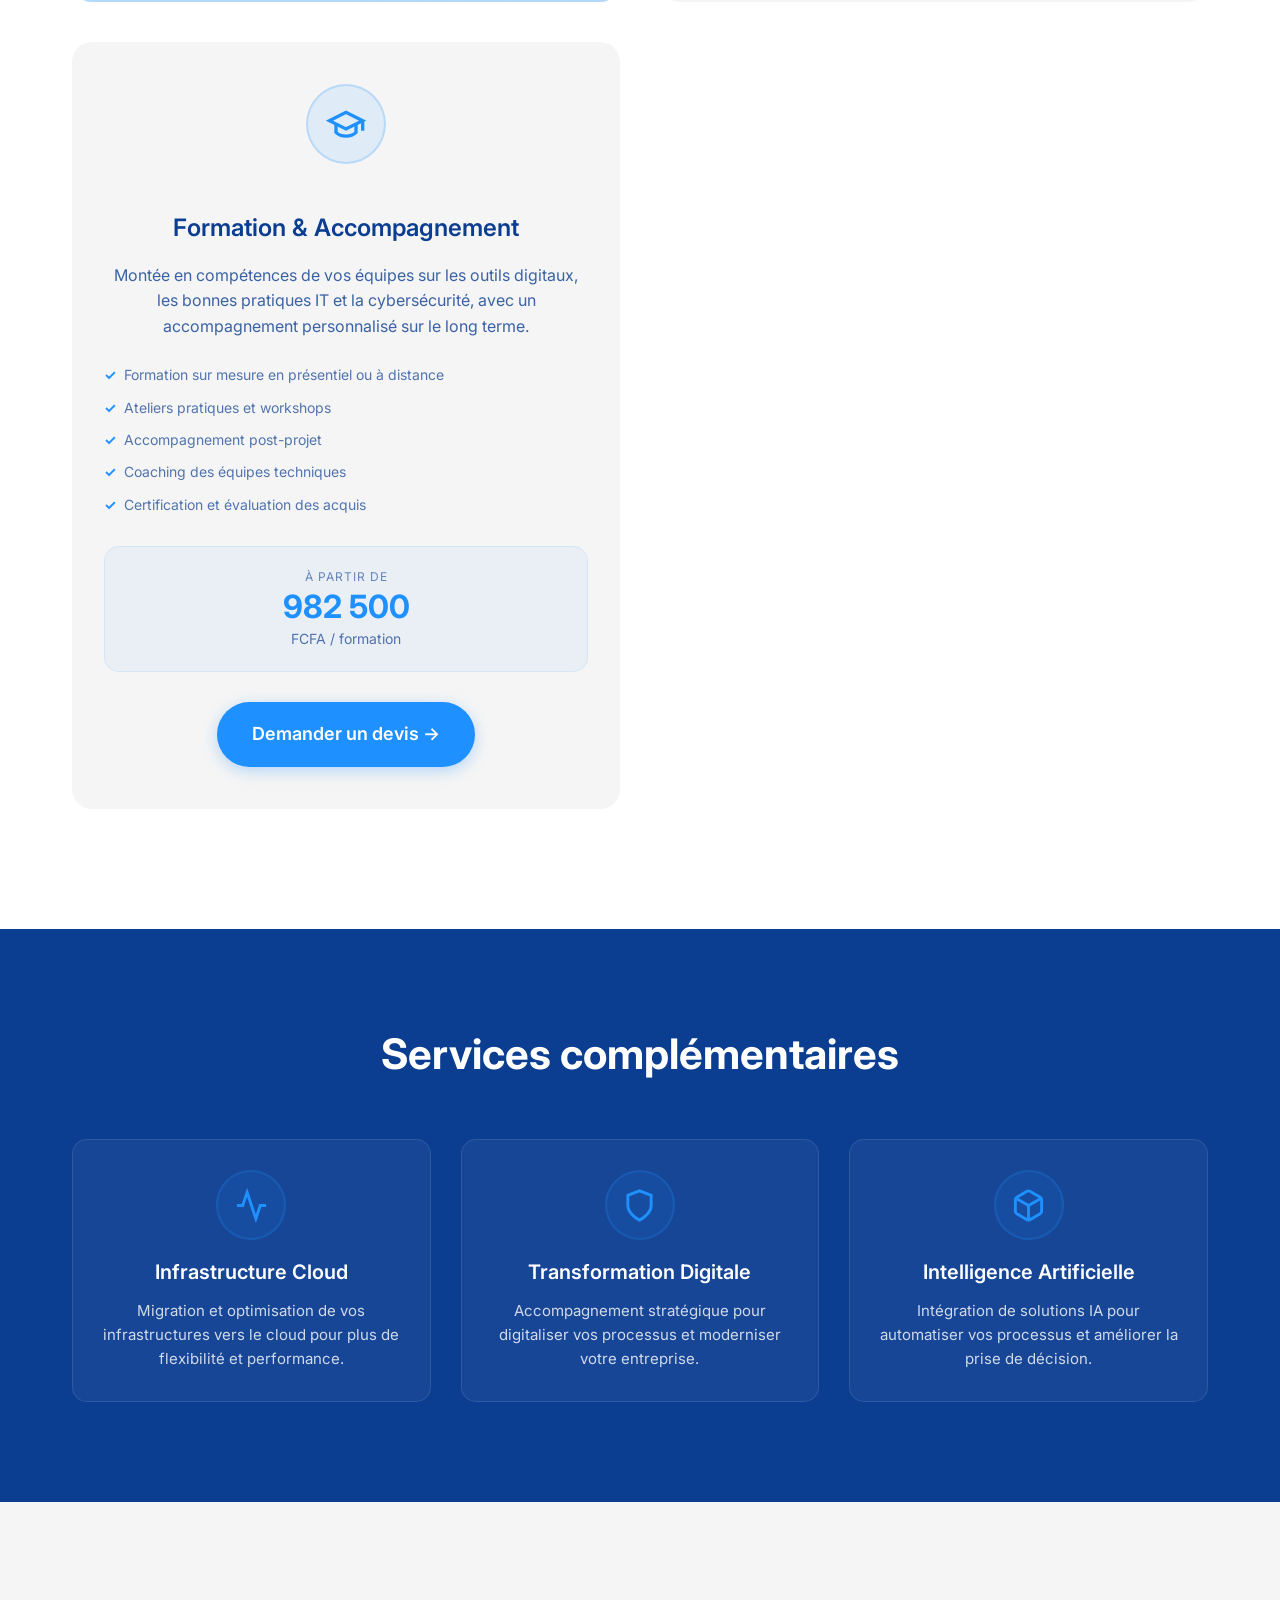
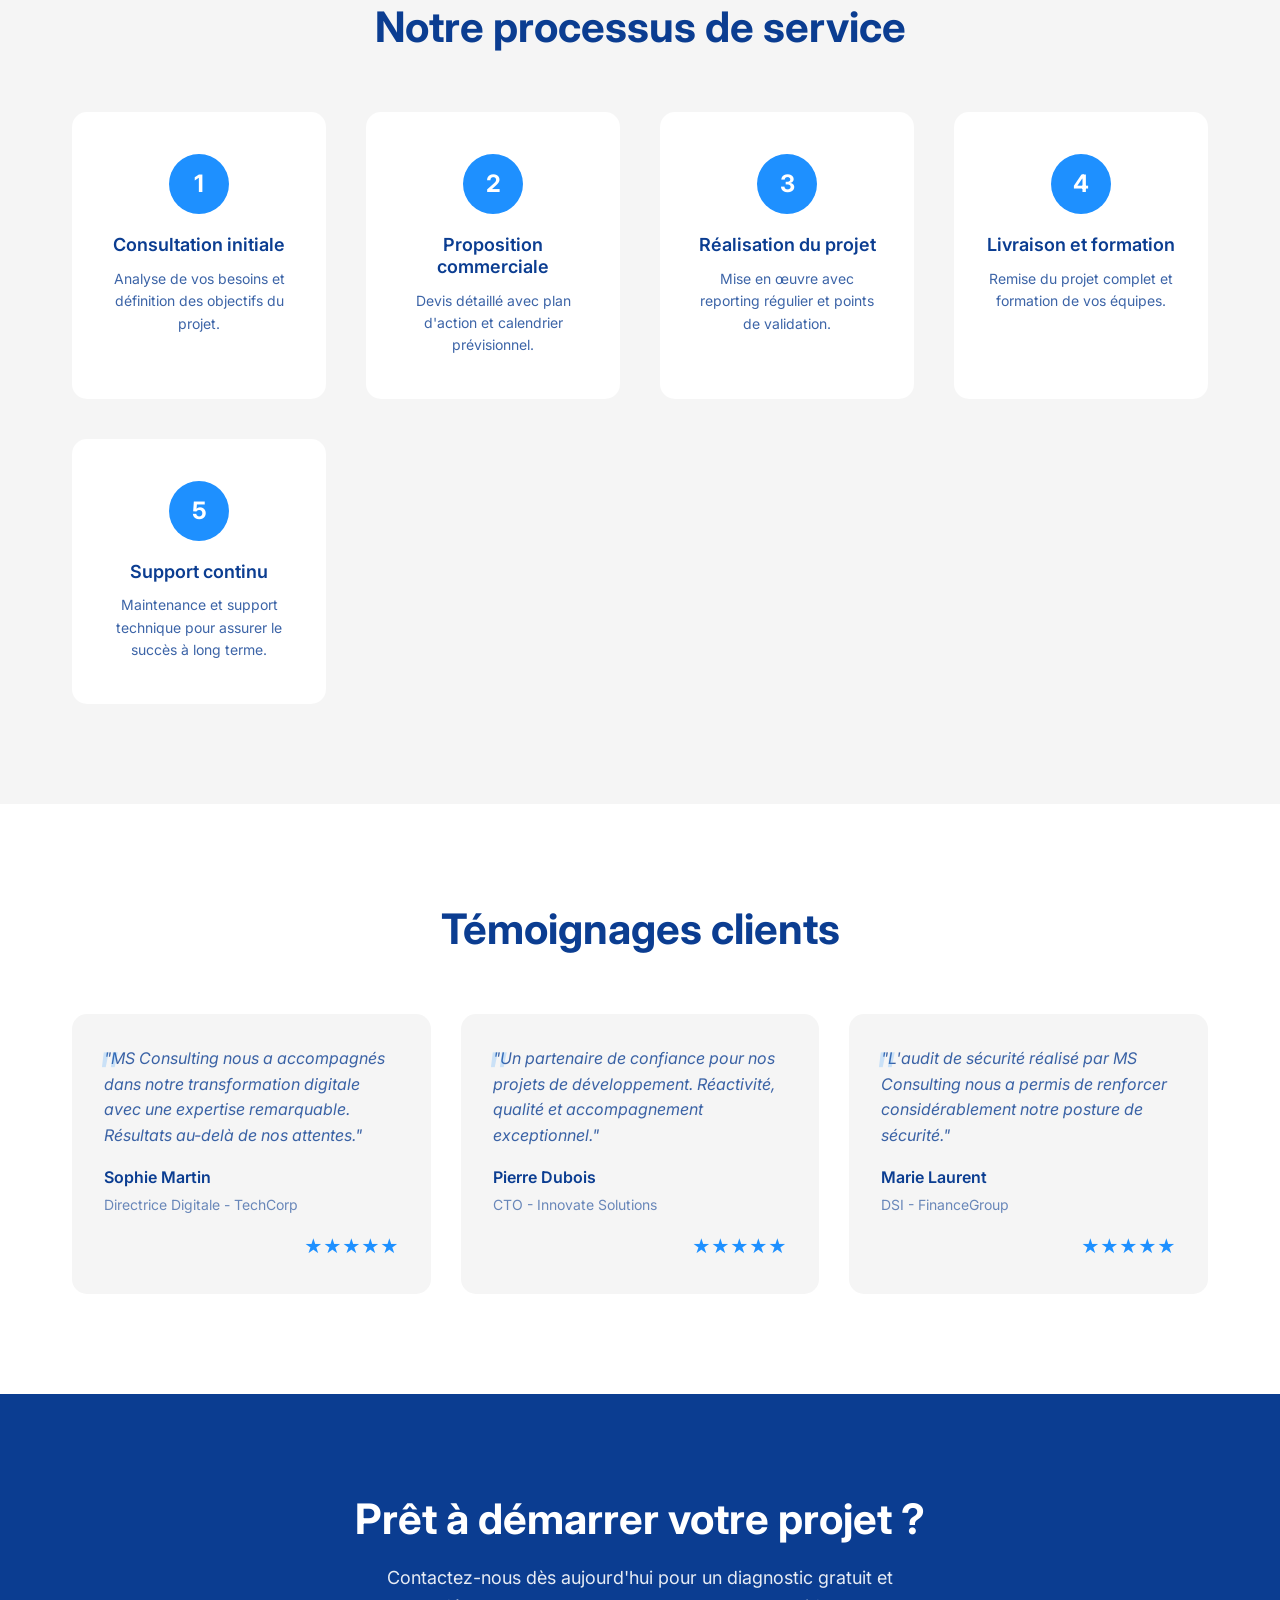
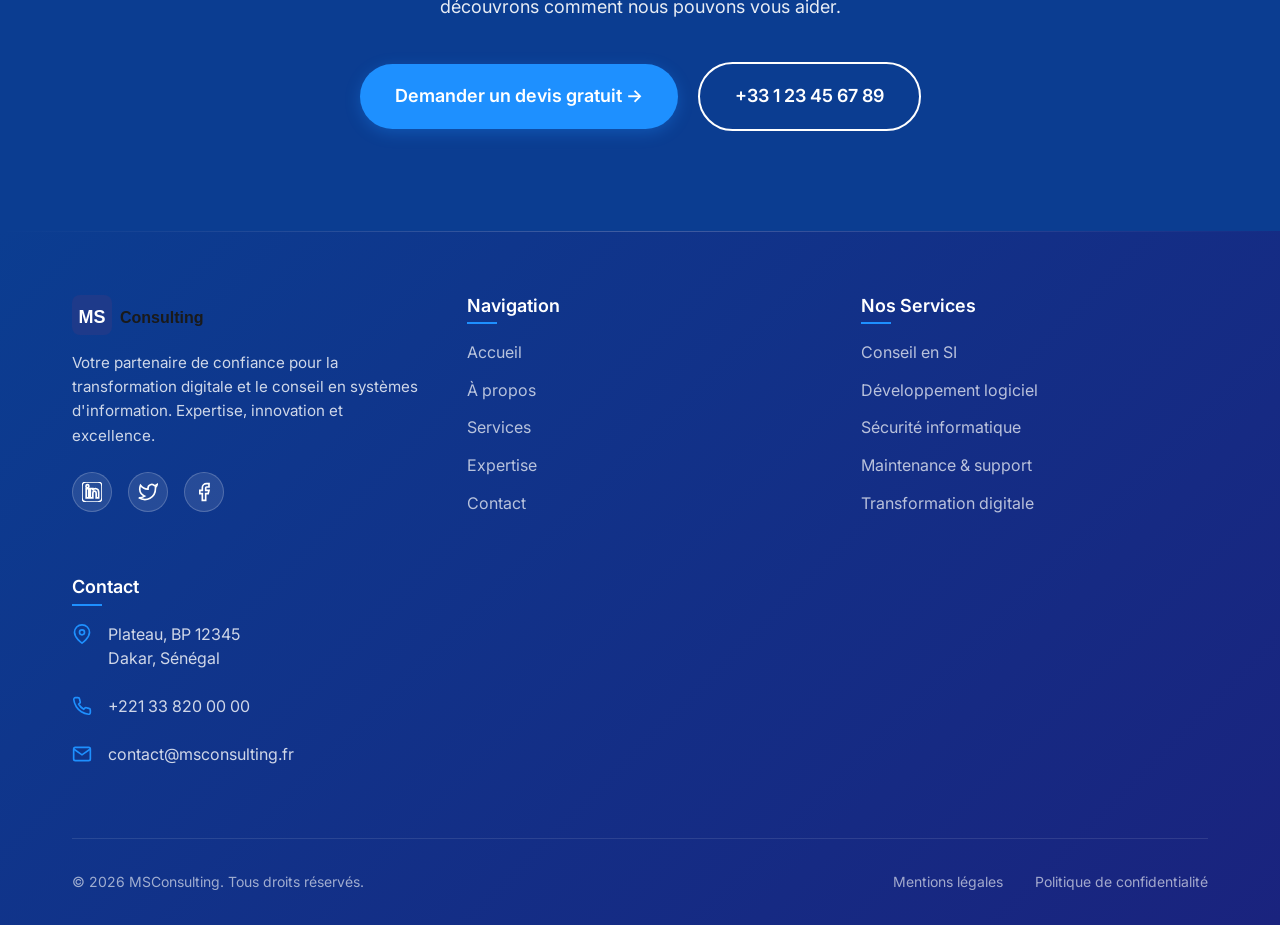
<file: services.html>
<!DOCTYPE html>
<html lang="fr">
<head>
    <meta charset="UTF-8">
    <meta name="viewport" content="width=device-width, initial-scale=1.0">
    <title>Services - MS Consulting</title>
    <link rel="preconnect" href="https://fonts.googleapis.com">
    <link rel="preconnect" href="https://fonts.gstatic.com" crossorigin>
    <link href="https://fonts.googleapis.com/css2?family=Inter:wght@400;500;600;700;800&display=swap" rel="stylesheet">
    <link rel="stylesheet" href="css/style.css">
    <link rel="stylesheet" href="css/services.css">
</head>
<body>
    <!-- Header -->
    <header>
        <nav>
            <div class="logo">
                <img src="images/logo.svg" alt="MS Consulting" class="logo-svg">
            </div>
            
            <ul class="nav-links">
                <li><a href="index.html">Accueil</a></li>
                <li><a href="about.html">À propos</a></li>
                <li><a href="services.html" class="active">Services</a></li>
                <li><a href="expertise.html">Expertise</a></li>
                <li><a href="contact.html">Contact</a></li>
            </ul>
            
            <a href="contact.html" class="cta-button">Nous contacter</a>
            
            <!-- Mobile Menu Toggle -->
            <button class="mobile-menu-toggle" aria-label="Menu">
                <span></span>
                <span></span>
                <span></span>
            </button>
        </nav>
    </header>
    
    <!-- Mobile Navigation -->
    <div class="mobile-nav">
        <div class="mobile-nav-header">
            <div class="mobile-nav-logo">
                <img src="images/logo.svg" alt="MS Consulting">
                MS Consulting
            </div>
        </div>
        <ul class="mobile-nav-links">
            <li><a href="index.html">Accueil</a></li>
            <li><a href="about.html">À propos</a></li>
            <li><a href="services.html">Services</a></li>
            <li><a href="expertise.html">Expertise</a></li>
            <li><a href="contact.html">Contact</a></li>
        </ul>
        <div class="mobile-nav-cta">
            <a href="contact.html" class="cta-button">Nous contacter</a>
        </div>
    </div>
    
    <!-- Mobile Navigation Overlay -->
    <div class="mobile-nav-overlay"></div>

    <!-- Hero Section -->
    <section class="services-hero">
        <div class="container">
            <div class="hero-content">
                <div class="tagline">
                    <span class="tagline-dot"></span>
                    <span class="tagline-text">SERVICES</span>
                </div>
                <h1>
                    Nos services<br>
                    <span class="highlight">sur mesure</span>
                </h1>
                <p class="hero-description">
                    Des solutions complètes adaptées à vos besoins spécifiques pour accélérer votre transformation digitale.
                </p>
            </div>
        </div>
    </section>

    <!-- Main Services -->
    <section class="main-services" id="services-principaux">
        <div class="container">
            <h2>Nos services principaux</h2>
            <div class="services-grid">
                <div class="service-card featured" id="conseil">
                    <div class="service-header">
                        <div class="service-icon">
                            <svg width="60" height="60" viewBox="0 0 24 24" fill="none" stroke="currentColor" stroke-width="2">
                                <path d="M12 2L2 7v10c0 5.55 3.84 10.74 9 12 5.16-1.26 9-6.45 9-12V7l-10-5z"/>
                            </svg>
                        </div>
                        <div class="service-badge">POPULAIRE</div>
                    </div>
                    <h3>Conseil en Systèmes d'Information</h3>
                    <p>Stratégie digitale complète pour optimiser votre infrastructure IT et aligner la technologie sur vos objectifs métier.</p>
                    <ul>
                        <li>Audit et diagnostic de votre infrastructure</li>
                        <li>Stratégie de transformation digitale</li>
                        <li>Gouvernance et conformité IT</li>
                        <li>Optimisation des processus métier</li>
                        <li>Accompagnement au changement</li>
                    </ul>
                    <div class="service-price">
                        <span class="price-label">À partir de</span>
                        <span class="price-value">3 275 000</span>
                        <span class="price-period">FCFA / projet</span>
                    </div>
                    <a href="contact.html" class="btn-primary">Demander un devis →</a>
                </div>
                
                <div class="service-card" id="developpement">
                    <div class="service-header">
                        <div class="service-icon">
                            <svg width="60" height="60" viewBox="0 0 24 24" fill="none" stroke="currentColor" stroke-width="2">
                                <path d="M14 2H6a2 2 0 0 0-2 2v16a2 2 0 0 0 2 2h12a2 2 0 0 0 2-2V8z"/>
                                <polyline points="14,2 14,8 20,8"/>
                                <line x1="16" y1="13" x2="8" y2="13"/>
                                <line x1="16" y1="17" x2="8" y2="17"/>
                                <polyline points="10,9 9,9 8,9"/>
                            </svg>
                        </div>
                    </div>
                    <h3>Développement Logiciel</h3>
                    <p>Création d'applications sur mesure pour répondre précisément à vos besoins métier avec les dernières technologies.</p>
                    <ul>
                        <li>Applications web et mobiles</li>
                        <li>Solutions cloud natives</li>
                        <li>Intégration d'API et microservices</li>
                        <li>Maintenance et évolution</li>
                        <li>Tests et assurance qualité</li>
                    </ul>
                    <div class="service-price">
                        <span class="price-label">À partir de</span>
                        <span class="price-value">5 240 000</span>
                        <span class="price-period">FCFA / projet</span>
                    </div>
                    <a href="contact.html" class="btn-primary">Demander un devis →</a>
                </div>
                
                <div class="service-card" id="formation-accompagnement">
                    <div class="service-header">
                        <div class="service-icon">
                            <svg width="60" height="60" viewBox="0 0 24 24" fill="none" stroke="currentColor" stroke-width="2">
                                <path d="M22 10v6M2 10l10-5 10 5-10 5z"/>
                                <path d="M6 12v5c3 3 9 3 12 0v-5"/>
                            </svg>
                        </div>
                    </div>
                    <h3>Formation & Accompagnement</h3>
                    <p>Montée en compétences de vos équipes sur les outils digitaux, les bonnes pratiques IT et la cybersécurité, avec un accompagnement personnalisé sur le long terme.</p>
                    <ul>
                        <li>Formation sur mesure en présentiel ou à distance</li>
                        <li>Ateliers pratiques et workshops</li>
                        <li>Accompagnement post-projet</li>
                        <li>Coaching des équipes techniques</li>
                        <li>Certification et évaluation des acquis</li>
                    </ul>
                    <div class="service-price">
                        <span class="price-label">À partir de</span>
                        <span class="price-value">982 500</span>
                        <span class="price-period">FCFA / formation</span>
                    </div>
                    <a href="contact.html" class="btn-primary">Demander un devis →</a>
                </div>
            </div>
        </div>
    </section>

    <!-- Additional Services -->
    <section class="additional-services" id="services-complementaires">
        <div class="container">
            <h2>Services complémentaires</h2>
            <div class="additional-grid">
                <div class="additional-card" id="infrastructure-cloud">
                    <div class="additional-icon">
                        <svg width="40" height="40" viewBox="0 0 24 24" fill="none" stroke="currentColor" stroke-width="2">
                            <path d="M22 12h-4l-3 9L9 3l-3 9H2"/>
                        </svg>
                    </div>
                    <h4>Infrastructure Cloud</h4>
                    <p>Migration et optimisation de vos infrastructures vers le cloud pour plus de flexibilité et performance.</p>
                </div>
                
                <div class="additional-card" id="transformation-digitale">
                    <div class="additional-icon">
                        <svg width="40" height="40" viewBox="0 0 24 24" fill="none" stroke="currentColor" stroke-width="2">
                            <path d="M12 22s8-4 8-10V5l-8-3-8 3v7c0 6 8 10 8 10z"/>
                        </svg>
                    </div>
                    <h4>Transformation Digitale</h4>
                    <p>Accompagnement stratégique pour digitaliser vos processus et moderniser votre entreprise.</p>
                </div>
                
                <div class="additional-card" id="intelligence-artificielle">
                    <div class="additional-icon">
                        <svg width="40" height="40" viewBox="0 0 24 24" fill="none" stroke="currentColor" stroke-width="2">
                            <path d="M21 16V8a2 2 0 0 0-1-1.73l-7-4a2 2 0 0 0-2 0l-7 4A2 2 0 0 0 3 8v8a2 2 0 0 0 1 1.73l7 4a2 2 0 0 0 2 0l7-4A2 2 0 0 0 21 16z"/>
                            <polyline points="3.27,6.96 12,12.01 20.73,6.96"/>
                            <line x1="12" y1="22.08" x2="12" y2="12"/>
                        </svg>
                    </div>
                    <h4>Intelligence Artificielle</h4>
                    <p>Intégration de solutions IA pour automatiser vos processus et améliorer la prise de décision.</p>
                </div>
            </div>
        </div>
    </section>

    <!-- Process Section -->
    <section class="process-section">
        <div class="container">
            <h2>Notre processus de service</h2>
            <div class="process-timeline">
                <div class="process-item">
                    <div class="process-step">
                        <div class="step-number">1</div>
                        <div class="step-content">
                            <h3>Consultation initiale</h3>
                            <p>Analyse de vos besoins et définition des objectifs du projet.</p>
                        </div>
                    </div>
                </div>
                
                <div class="process-item">
                    <div class="process-step">
                        <div class="step-number">2</div>
                        <div class="step-content">
                            <h3>Proposition commerciale</h3>
                            <p>Devis détaillé avec plan d'action et calendrier prévisionnel.</p>
                        </div>
                    </div>
                </div>
                
                <div class="process-item">
                    <div class="process-step">
                        <div class="step-number">3</div>
                        <div class="step-content">
                            <h3>Réalisation du projet</h3>
                            <p>Mise en œuvre avec reporting régulier et points de validation.</p>
                        </div>
                    </div>
                </div>
                
                <div class="process-item">
                    <div class="process-step">
                        <div class="step-number">4</div>
                        <div class="step-content">
                            <h3>Livraison et formation</h3>
                            <p>Remise du projet complet et formation de vos équipes.</p>
                        </div>
                    </div>
                </div>
                
                <div class="process-item">
                    <div class="process-step">
                        <div class="step-number">5</div>
                        <div class="step-content">
                            <h3>Support continu</h3>
                            <p>Maintenance et support technique pour assurer le succès à long terme.</p>
                        </div>
                    </div>
                </div>
            </div>
        </div>
    </section>

    <!-- Testimonials Section -->
    <section class="testimonials-section">
        <div class="container">
            <h2>Témoignages clients</h2>
            <div class="testimonials-grid">
                <div class="testimonial-card">
                    <div class="testimonial-content">
                        <p>"MS Consulting nous a accompagnés dans notre transformation digitale avec une expertise remarquable. Résultats au-delà de nos attentes."</p>
                    </div>
                    <div class="testimonial-author">
                        <div class="author-info">
                            <h4>Sophie Martin</h4>
                            <span>Directrice Digitale - TechCorp</span>
                        </div>
                    </div>
                    <div class="testimonial-rating">
                        <span class="stars">★★★★★</span>
                    </div>
                </div>
                
                <div class="testimonial-card">
                    <div class="testimonial-content">
                        <p>"Un partenaire de confiance pour nos projets de développement. Réactivité, qualité et accompagnement exceptionnel."</p>
                    </div>
                    <div class="testimonial-author">
                        <div class="author-info">
                            <h4>Pierre Dubois</h4>
                            <span>CTO - Innovate Solutions</span>
                        </div>
                    </div>
                    <div class="testimonial-rating">
                        <span class="stars">★★★★★</span>
                    </div>
                </div>
                
                <div class="testimonial-card">
                    <div class="testimonial-content">
                        <p>"L'audit de sécurité réalisé par MS Consulting nous a permis de renforcer considérablement notre posture de sécurité."</p>
                    </div>
                    <div class="testimonial-author">
                        <div class="author-info">
                            <h4>Marie Laurent</h4>
                            <span>DSI - FinanceGroup</span>
                        </div>
                    </div>
                    <div class="testimonial-rating">
                        <span class="stars">★★★★★</span>
                    </div>
                </div>
            </div>
        </div>
    </section>

    <!-- CTA Section -->
    <section class="cta-section">
        <div class="container">
            <div class="cta-content">
                <h2>Prêt à démarrer votre projet ?</h2>
                <p>Contactez-nous dès aujourd'hui pour un diagnostic gratuit et découvrons comment nous pouvons vous aider.</p>
                <div class="cta-buttons">
                    <a href="contact.html" class="btn-primary">Demander un devis gratuit →</a>
                    <a href="tel:+33123456789" class="btn-secondary">+33 1 23 45 67 89</a>
                </div>
            </div>
        </div>
    </section>

    <!-- Footer -->
    <footer>
        <div class="container">
            <div class="footer-content">
                <div class="footer-brand">
                    <div class="logo">
                        <img src="images/logo.svg" alt="MS Consulting" class="logo-svg">
                    </div>
                    <p>Votre partenaire de confiance pour la transformation digitale et le conseil en systèmes d'information. Expertise, innovation et excellence.</p>
                    <div class="social-links">
                        <a href="#" aria-label="LinkedIn">
                            <svg width="20" height="20" viewBox="0 0 24 24" fill="none" stroke="currentColor" stroke-width="2">
                                <path d="M19 0h-14c-2.761 0-5 2.239-5 5v14c0 2.761 2.239 5 5 5h14c2.762 0 5-2.239 5-5v-14c0-2.761-2.238-5-5-5zm-11 19h-3v-11h3v11zm-1.5-12.268c-.966 0-1.75-.79-1.75-1.764s.784-1.764 1.75-1.764 1.75.79 1.75 1.764-.783 1.764-1.75 1.764zm13.5 12.268h-3v-5.604c0-3.368-4-3.113-4 0v5.604h-3v-11h3v1.765c1.396-2.586 7-2.777 7 2.476v6.759z"/>
                            </svg>
                        </a>
                        <a href="#" aria-label="Twitter">
                            <svg width="20" height="20" viewBox="0 0 24 24" fill="none" stroke="currentColor" stroke-width="2">
                                <path d="M23 3a10.9 10.9 0 01-3.14 1.53 4.48 4.48 0 00-7.86 3v1A10.66 10.66 0 013 4s-4 9 5 13a11.64 11.64 0 01-7 2c9 5 20 0 20-11.5a4.5 4.5 0 00-.08-.83A7.72 7.72 0 0023 3z"/>
                            </svg>
                        </a>
                        <a href="#" aria-label="Facebook">
                            <svg width="20" height="20" viewBox="0 0 24 24" fill="none" stroke="currentColor" stroke-width="2">
                                <path d="M18 2h-3a5 5 0 00-5 5v3H7v4h3v8h4v-8h3l1-4h-4V7a1 1 0 011-1h3z"/>
                            </svg>
                        </a>
                    </div>
                </div>
                <div class="footer-nav">
                    <h3>Navigation</h3>
                    <ul>
                        <li><a href="index.html">Accueil</a></li>
                        <li><a href="about.html">À propos</a></li>
                        <li><a href="services.html">Services</a></li>
                        <li><a href="expertise.html">Expertise</a></li>
                        <li><a href="contact.html">Contact</a></li>
                    </ul>
                </div>
                <div class="footer-services">
                    <h3>Nos Services</h3>
                    <ul>
                        <li><a href="services.html#conseil">Conseil en SI</a></li>
                        <li><a href="services.html#developpement">Développement logiciel</a></li>
                        <li><a href="services.html#securite">Sécurité informatique</a></li>
                        <li><a href="services.html#maintenance">Maintenance & support</a></li>
                        <li><a href="services.html#transformation">Transformation digitale</a></li>
                    </ul>
                </div>
                <div class="footer-contact">
                    <h3>Contact</h3>
                    <div class="contact-item">
                        <svg width="16" height="16" viewBox="0 0 24 24" fill="none" stroke="currentColor" stroke-width="2">
                            <path d="M21 10c0 7-9 13-9 13s-9-6-9-13a9 9 0 0 1 18 0z"/>
                            <circle cx="12" cy="10" r="3"/>
                        </svg>
                        <span>Plateau, BP 12345<br>Dakar, Sénégal</span>
                    </div>
                    <div class="contact-item">
                        <svg width="16" height="16" viewBox="0 0 24 24" fill="none" stroke="currentColor" stroke-width="2">
                            <path d="M22 16.92v3a2 2 0 0 1-2.18 2 19.79 19.79 0 0 1-8.63-3.07 19.5 19.5 0 0 1-6-6 19.79 19.79 0 0 1-3.07-8.67A2 2 0 0 1 4.11 2h3a2 2 0 0 1 2 1.72 12.84 12.84 0 0 0 .7 2.81 2 2 0 0 1-.45 2.11L8.09 9.91a16 16 0 0 0 6 6l1.27-1.27a2 2 0 0 1 2.11-.45 12.84 12.84 0 0 0 2.81.7A2 2 0 0 1 22 16.92z"/>
                        </svg>
                        <span>+221 33 820 00 00</span>
                    </div>
                    <div class="contact-item">
                        <svg width="16" height="16" viewBox="0 0 24 24" fill="none" stroke="currentColor" stroke-width="2">
                            <path d="M4 4h16c1.1 0 2 .9 2 2v12c0 1.1-.9 2-2 2H4c-1.1 0-2-.9-2-2V6c0-1.1.9-2 2-2z"/>
                            <polyline points="22,6 12,13 2,6"/>
                        </svg>
                        <span>contact@msconsulting.fr</span>
                    </div>
                </div>
            </div>
            <div class="footer-bottom">
                <p>&copy; 2026 MSConsulting. Tous droits réservés.</p>
                <div class="footer-legal">
                    <a href="mentions-legales.html">Mentions légales</a>
                    <a href="politique-confidentialite.html">Politique de confidentialité</a>
                </div>
            </div>
        </div>
    </footer>

    <script>
        // Mobile Menu Toggle
        const mobileMenuToggle = document.querySelector('.mobile-menu-toggle');
        const mobileNav = document.querySelector('.mobile-nav');
        const mobileNavOverlay = document.querySelector('.mobile-nav-overlay');
        
        mobileMenuToggle.addEventListener('click', function() {
            this.classList.toggle('active');
            mobileNav.classList.toggle('active');
            mobileNavOverlay.classList.toggle('active');
            document.body.style.overflow = mobileNav.classList.contains('active') ? 'hidden' : '';
        });
        
        mobileNavOverlay.addEventListener('click', function() {
            mobileMenuToggle.classList.remove('active');
            mobileNav.classList.remove('active');
            mobileNavOverlay.classList.remove('active');
            document.body.style.overflow = '';
        });
        
        // Close mobile nav when clicking on links
        const mobileNavLinks = document.querySelectorAll('.mobile-nav-links a');
        mobileNavLinks.forEach(link => {
            link.addEventListener('click', function() {
                mobileMenuToggle.classList.remove('active');
                mobileNav.classList.remove('active');
                mobileNavOverlay.classList.remove('active');
                document.body.style.overflow = '';
            });
        });
    </script>
</body>
</html>
</file>
<file: css/style.css>
/* Global Styles */
* {
    margin: 0;
    padding: 0;
    box-sizing: border-box;
}

body {
    font-family: 'Inter', -apple-system, BlinkMacSystemFont, 'Segoe UI', Roboto, sans-serif;
    background: #FFFFFF;
    color: #1a1a1a;
    overflow-x: hidden;
    line-height: 1.6;
}

/* Modern Typography */
h1, h2, h3, h4, h5, h6 {
    font-weight: 700;
    line-height: 1.2;
}

h1 { font-size: 3.5rem; }
h2 { font-size: 2.5rem; }
h3 { font-size: 1.875rem; }
h4 { font-size: 1.5rem; }
h5 { font-size: 1.25rem; }
h6 { font-size: 1.125rem; }

/* Header Styles */
header {
    position: fixed;
    top: 0;
    width: 100%;
    padding: 1rem 2rem;
    background: rgba(255, 255, 255, 0.98);
    backdrop-filter: blur(20px);
    z-index: 1000;
    border-bottom: 1px solid rgba(0, 0, 0, 0.08);
    box-shadow: 0 1px 3px rgba(0, 0, 0, 0.05);
}

nav {
    display: flex;
    justify-content: space-between;
    align-items: center;
    max-width: 1400px;
    margin: 0 auto;
}

.logo {
    display: flex;
    align-items: center;
    font-size: 1.5rem;
    font-weight: 800;
    color: #0B3D91;
}

.logo-svg {
    height: 40px;
    width: auto;
    margin-right: 0.75rem;
    transition: all 0.3s ease;
}

.logo-svg:hover {
    transform: scale(1.05);
}

.nav-links {
    display: flex;
    gap: 2rem;
    list-style: none;
}

.nav-links a {
    text-decoration: none;
    color: #4a5568;
    font-weight: 500;
    transition: all 0.3s ease;
    position: relative;
}

.nav-links a:hover {
    color: #0B3D91;
}

.nav-links a::after {
    content: '';
    position: absolute;
    bottom: -5px;
    left: 0;
    width: 0;
    height: 2px;
    background: #1E90FF;
    transition: width 0.3s ease;
}

.nav-links a:hover::after {
    width: 100%;
}

.cta-button {
    background: linear-gradient(135deg, #0B3D91 0%, #1E90FF 100%);
    color: white;
    padding: 0.75rem 1.5rem;
    border-radius: 50px;
    text-decoration: none;
    font-weight: 600;
    transition: all 0.3s ease;
    box-shadow: 0 4px 15px rgba(30, 144, 255, 0.3);
}

.cta-button:hover {
    transform: translateY(-2px);
    box-shadow: 0 6px 20px rgba(30, 144, 255, 0.4);
}

/* Mobile Menu Toggle */
.mobile-menu-toggle {
    display: none;
    background: none;
    border: none;
    cursor: pointer;
    padding: 0.5rem;
    z-index: 1001;
}

.mobile-menu-toggle span {
    display: block;
    width: 25px;
    height: 3px;
    background: #0B3D91;
    margin: 5px 0;
    transition: all 0.3s ease;
    border-radius: 2px;
}

.mobile-menu-toggle.active span:nth-child(1) {
    transform: rotate(45deg) translate(5px, 5px);
}

.mobile-menu-toggle.active span:nth-child(2) {
    opacity: 0;
}

.mobile-menu-toggle.active span:nth-child(3) {
    transform: rotate(-45deg) translate(7px, -6px);
}

/* Mobile Navigation */
.mobile-nav {
    display: none;
    position: fixed;
    top: 0;
    left: -100%;
    width: 80%;
    max-width: 300px;
    height: 100vh;
    background: white;
    box-shadow: 2px 0 10px rgba(0, 0, 0, 0.1);
    transition: left 0.3s ease;
    z-index: 1000;
    overflow-y: auto;
}

.mobile-nav.active {
    left: 0;
}

.mobile-nav-header {
    padding: 2rem;
    border-bottom: 1px solid #e2e8f0;
}

.mobile-nav-logo {
    display: flex;
    align-items: center;
    font-size: 1.25rem;
    font-weight: 800;
    color: #0B3D91;
}

.mobile-nav-logo img {
    height: 30px;
    margin-right: 0.5rem;
}

.mobile-nav-links {
    list-style: none;
    padding: 1rem 0;
}

.mobile-nav-links li {
    border-bottom: 1px solid #f1f5f9;
}

.mobile-nav-links a {
    display: block;
    padding: 1rem 2rem;
    color: #4a5568;
    text-decoration: none;
    font-weight: 500;
    transition: all 0.3s ease;
}

.mobile-nav-links a:hover {
    background: #f8fafc;
    color: #0B3D91;
    padding-left: 2.5rem;
}

.mobile-nav-cta {
    padding: 1rem 2rem;
    border-top: 1px solid #e2e8f0;
}

.mobile-nav-cta .cta-button {
    width: 100%;
    text-align: center;
}

/* Overlay */
.mobile-nav-overlay {
    display: none;
    position: fixed;
    top: 0;
    left: 0;
    width: 100%;
    height: 100vh;
    background: rgba(0, 0, 0, 0.5);
    z-index: 999;
    opacity: 0;
    transition: opacity 0.3s ease;
}

.mobile-nav-overlay.active {
    display: block;
    opacity: 1;
}

/* Responsive Design */
@media (max-width: 768px) {
    .mobile-menu-toggle {
        display: block;
    }
    
    .nav-links {
        display: none;
    }
    
    .mobile-nav {
        display: block;
    }
    
    .mobile-nav-overlay {
        display: block;
    }
}

/* Form Messages */
.form-message {
    margin-top: 1rem;
    padding: 1rem;
    border-radius: 8px;
    font-weight: 500;
    text-align: center;
    animation: slideDown 0.3s ease;
}

.form-message.success {
    background: #10b981;
    color: white;
    border: 1px solid #059669;
}

.form-message.error {
    background: #ef4444;
    color: white;
    border: 1px solid #dc2626;
}

@keyframes slideDown {
    from {
        opacity: 0;
        transform: translateY(-10px);
    }
    to {
        opacity: 1;
        transform: translateY(0);
    }
}

/* Scroll Animations */
.fade-in-on-scroll {
    opacity: 0;
    transform: translateY(30px);
    transition: all 0.6s ease;
}

.fade-in-on-scroll.visible {
    opacity: 1;
    transform: translateY(0);
}

.scale-in-on-scroll {
    opacity: 0;
    transform: scale(0.8);
    transition: all 0.6s ease;
}

.scale-in-on-scroll.visible {
    opacity: 1;
    transform: scale(1);
}

.slide-left-on-scroll {
    opacity: 0;
    transform: translateX(-50px);
    transition: all 0.6s ease;
}

.slide-left-on-scroll.visible {
    opacity: 1;
    transform: translateX(0);
}

.slide-right-on-scroll {
    opacity: 0;
    transform: translateX(50px);
    transition: all 0.6s ease;
}

.slide-right-on-scroll.visible {
    opacity: 1;
    transform: translateX(0);
}

/* Legal Pages */
.legal-page {
    padding: 6rem 0 4rem;
    min-height: 100vh;
    margin-top: 80px;
}

.legal-header {
    text-align: center;
    margin-bottom: 4rem;
}

.legal-header h1 {
    font-size: 2.5rem;
    color: #1a1a1a;
    margin-bottom: 1rem;
    font-weight: 800;
}

.legal-subtitle {
    font-size: 1.125rem;
    color: #64748b;
    max-width: 600px;
    margin: 0 auto;
    line-height: 1.7;
}

.legal-content {
    max-width: 800px;
    margin: 0 auto;
}

.legal-section {
    margin-bottom: 3rem;
    padding: 2rem;
    background: white;
    border-radius: 12px;
    border: 1px solid #e2e8f0;
    box-shadow: 0 2px 8px rgba(0, 0, 0, 0.05);
}

.legal-section h2 {
    font-size: 1.5rem;
    color: #0B3D91;
    margin-bottom: 1rem;
    font-weight: 700;
}

.legal-section h3 {
    font-size: 1.25rem;
    color: #1a1a1a;
    margin: 1.5rem 0 0.5rem;
    font-weight: 600;
}

.legal-section p {
    color: #4a5568;
    line-height: 1.7;
    margin-bottom: 1rem;
}

.legal-section ul {
    margin: 1rem 0;
    padding-left: 1.5rem;
}

.legal-section li {
    color: #4a5568;
    margin-bottom: 0.5rem;
    line-height: 1.6;
}

.legal-info {
    background: #f8fafc;
    padding: 1.5rem;
    border-radius: 8px;
    border-left: 4px solid #1E90FF;
    margin: 1rem 0;
}

.legal-info p {
    margin-bottom: 0.5rem;
    color: #4a5568;
}

.legal-info strong {
    color: #1a1a1a;
}

.legal-info a {
    color: #1E90FF;
    text-decoration: none;
}

.legal-info a:hover {
    text-decoration: underline;
}

/* Hero Section - Modern Design */
.hero {
    min-height: 100vh;
    display: flex;
    align-items: center;
    justify-content: center;
    position: relative;
    padding: 0 2rem;
    margin-top: 80px;
    background-image: url('https://images.unsplash.com/photo-1521737711867-e3b97375f902?w=1920&q=80');
    background-size: cover;
    background-position: center;
    background-repeat: no-repeat;
    overflow: hidden;
}

.hero::before {
    content: '';
    position: absolute;
    inset: 0;
    background: linear-gradient(
        135deg,
        rgba(10, 25, 60, 0.82) 0%,
        rgba(30, 58, 138, 0.65) 100%
    );
    z-index: 1;
}

.hero-content {
    max-width: 1200px;
    width: 100%;
    z-index: 2;
    position: relative;
    text-align: center;
}

.tagline {
    display: inline-flex;
    align-items: center;
    gap: 0.5rem;
    background: rgba(30, 144, 255, 0.1);
    padding: 0.5rem 1rem;
    border-radius: 50px;
    margin-bottom: 2rem;
    border: 1px solid rgba(30, 144, 255, 0.2);
}

.tagline-dot {
    width: 8px;
    height: 8px;
    background: #1E90FF;
    border-radius: 50%;
    animation: pulse 2s infinite;
}

@keyframes pulse {
    0%, 100% { opacity: 1; transform: scale(1); }
    50% { opacity: 0.5; transform: scale(1.2); }
}

.tagline-text {
    color: #FFFFFF;
    font-weight: 600;
    font-size: 0.875rem;
    letter-spacing: 0.05em;
}

.hero h1 {
    color: #FFFFFF;
    margin-bottom: 1.5rem;
    font-size: clamp(2.5rem, 5vw, 4rem);
    font-weight: 800;
    line-height: 1.1;
}

.hero .highlight {
    background: linear-gradient(135deg, #0B3D91 0%, #1E90FF 100%);
    -webkit-background-clip: text;
    -webkit-text-fill-color: transparent;
    background-clip: text;
    position: relative;
}

.hero-description {
    font-size: 1.25rem;
    color: rgba(255, 255, 255, 0.9);
    max-width: 600px;
    margin: 0 auto 2.5rem;
    line-height: 1.7;
}

.hero-buttons {
    display: flex;
    gap: 1rem;
    justify-content: center;
    flex-wrap: wrap;
}

.btn-primary {
    background: linear-gradient(135deg, #0B3D91 0%, #1E90FF 100%);
    color: white;
    padding: 1rem 2rem;
    border-radius: 50px;
    text-decoration: none;
    font-weight: 600;
    font-size: 1rem;
    transition: all 0.3s ease;
    box-shadow: 0 4px 15px rgba(30, 144, 255, 0.3);
    display: inline-flex;
    align-items: center;
    gap: 0.5rem;
}

.btn-primary:hover {
    transform: translateY(-2px);
    box-shadow: 0 6px 25px rgba(30, 144, 255, 0.4);
}

.btn-secondary {
    background: white;
    color: #0B3D91;
    padding: 1rem 2rem;
    border-radius: 50px;
    text-decoration: none;
    font-weight: 600;
    font-size: 1rem;
    transition: all 0.3s ease;
    border: 2px solid #e2e8f0;
    display: inline-flex;
    align-items: center;
    gap: 0.5rem;
}

.btn-secondary:hover {
    border-color: #0B3D91;
    background: #f8fafc;
    transform: translateY(-2px);
}

/* Container */
.container {
    max-width: 1200px;
    margin: 0 auto;
    padding: 0 2rem;
}

/* Statistics Section - Modern Design */
.statistics {
    padding: 5rem 0;
    background: white;
    position: relative;
}

.statistics::before {
    content: '';
    position: absolute;
    top: 0;
    left: 0;
    right: 0;
    height: 1px;
    background: linear-gradient(90deg, transparent, #e2e8f0, transparent);
}

.stats-grid {
    display: grid;
    grid-template-columns: repeat(auto-fit, minmax(250px, 1fr));
    gap: 2rem;
}

.stat-card {
    text-align: center;
    padding: 2rem;
    background: #f8fafc;
    border-radius: 20px;
    border: 1px solid #e2e8f0;
    transition: all 0.3s ease;
    position: relative;
    overflow: hidden;
}

.stat-card::before {
    content: '';
    position: absolute;
    top: 0;
    left: 0;
    right: 0;
    height: 4px;
    background: linear-gradient(135deg, #0B3D91 0%, #1E90FF 100%);
    transform: scaleX(0);
    transition: transform 0.3s ease;
}

.stat-card:hover::before {
    transform: scaleX(1);
}

.stat-card:hover {
    transform: translateY(-5px);
    box-shadow: 0 10px 30px rgba(0, 0, 0, 0.1);
}

.stat-number {
    font-size: 3rem;
    font-weight: 800;
    color: #0B3D91;
    margin-bottom: 0.5rem;
    background: linear-gradient(135deg, #0B3D91 0%, #1E90FF 100%);
    -webkit-background-clip: text;
    -webkit-text-fill-color: transparent;
    background-clip: text;
}

.stat-text {
    color: #64748b;
    font-weight: 500;
    font-size: 1rem;
}

/* Expertise Section - Modern Design */
.expertise {
    background: #f8fafc;
    padding: 5rem 0;
    position: relative;
    overflow: hidden;
}

.expertise .section-bg {
    position: absolute;
    top: 0;
    left: 0;
    width: 100%;
    height: 100%;
    z-index: 1;
}

.expertise .section-image {
    width: 100%;
    height: 100%;
    object-fit: cover;
    opacity: 0.05;
}

.expertise .container {
    position: relative;
    z-index: 2;
}

.section-header {
    text-align: center;
    max-width: 800px;
    margin: 0 auto 4rem;
}

.section-tag {
    display: inline-block;
    background: rgba(30, 144, 255, 0.1);
    color: #1E90FF;
    padding: 0.5rem 1rem;
    border-radius: 50px;
    font-weight: 600;
    font-size: 0.875rem;
    margin-bottom: 1rem;
    border: 1px solid rgba(30, 144, 255, 0.2);
}

.section-title {
    font-size: 2.5rem;
    color: #1a1a1a;
    margin-bottom: 1rem;
    font-weight: 800;
}

.section-description {
    color: #64748b;
    font-size: 1.125rem;
    line-height: 1.7;
}

.services-grid {
    display: grid;
    grid-template-columns: repeat(auto-fit, minmax(350px, 1fr));
    gap: 2rem;
}

.service-card {
    background: white;
    padding: 2rem;
    border-radius: 20px;
    border: 1px solid #e2e8f0;
    transition: all 0.3s ease;
    position: relative;
    overflow: hidden;
}

.service-card::before {
    content: '';
    position: absolute;
    top: 0;
    left: 0;
    right: 0;
    height: 4px;
    background: linear-gradient(135deg, #0B3D91 0%, #1E90FF 100%);
    transform: scaleX(0);
    transition: transform 0.3s ease;
}

.service-card:hover::before {
    transform: scaleX(1);
}

.service-card:hover {
    transform: translateY(-5px);
    box-shadow: 0 10px 30px rgba(0, 0, 0, 0.1);
}

.service-icon {
    width: 60px;
    height: 60px;
    background: linear-gradient(135deg, #0B3D91 0%, #1E90FF 100%);
    border-radius: 15px;
    display: flex;
    align-items: center;
    justify-content: center;
    margin-bottom: 1.5rem;
    transition: all 0.3s ease;
}

.service-icon svg {
    width: 30px;
    height: 30px;
    color: white;
}

.service-card:hover .service-icon {
    transform: scale(1.1);
    box-shadow: 0 5px 20px rgba(30, 144, 255, 0.3);
}

.service-title {
    font-size: 1.25rem;
    color: #1a1a1a;
    margin-bottom: 1rem;
    font-weight: 700;
}

.service-description {
    color: #64748b;
    line-height: 1.6;
    font-size: 0.95rem;
}

/* Why Choose Us Section */
.why-choose-us {
    background: linear-gradient(135deg, #0B3D91 0%, #1a237e 100%);
    padding: 5rem 0;
    color: white;
    position: relative;
    overflow: hidden;
}

.why-choose-us .section-bg {
    position: absolute;
    top: 0;
    left: 0;
    width: 100%;
    height: 100%;
    z-index: 1;
}

.why-choose-us .section-image {
    width: 100%;
    height: 100%;
    object-fit: cover;
    opacity: 0.1;
}

.why-choose-us .container {
    position: relative;
    z-index: 2;
}

.why-choose-us .content-wrapper {
    display: flex;
    justify-content: space-between;
    align-items: center;
    gap: 3rem;
}

.why-choose-us .text-content {
    flex: 1;
}

.why-choose-us .section-title {
    color: white;
    margin-bottom: 1.5rem;
}

.why-choose-us .section-description {
    color: rgba(255, 255, 255, 0.9);
    margin-bottom: 2rem;
}

.stats-cards {
    display: flex;
    flex-direction: column;
    gap: 1.5rem;
}

.stat-card-alt {
    background: rgba(255, 255, 255, 0.1);
    padding: 1.5rem;
    border-radius: 15px;
    text-align: center;
    backdrop-filter: blur(10px);
    border: 1px solid rgba(255, 255, 255, 0.2);
    transition: all 0.3s ease;
}

.stat-card-alt:hover {
    background: rgba(255, 255, 255, 0.15);
    transform: translateY(-2px);
}

.stat-card-alt .stat-number {
    font-size: 2.5rem;
    font-weight: 800;
    color: white;
    margin-bottom: 0.5rem;
}

.stat-card-alt .stat-text {
    color: rgba(255, 255, 255, 0.8);
    font-weight: 500;
}

/* CTA Section */
.cta-section {
    background: #f8fafc;
    padding: 5rem 0;
    text-align: center;
}

.cta-content h2 {
    color: #1a1a1a;
    margin-bottom: 1rem;
}

.cta-content p {
    color: #64748b;
    margin-bottom: 2rem;
    max-width: 600px;
    margin-left: auto;
    margin-right: auto;
}

.btn-secondary-light {
    background: white;
    color: #0B3D91;
    padding: 1rem 2rem;
    border-radius: 50px;
    text-decoration: none;
    font-weight: 600;
    transition: all 0.3s ease;
    border: 2px solid #0B3D91;
    display: inline-flex;
    align-items: center;
    gap: 0.5rem;
}

.btn-secondary-light:hover {
    background: #0B3D91;
    color: white;
    transform: translateY(-2px);
}

/* Footer Section - Modern Design */
footer {
    background: linear-gradient(135deg, #0B3D91 0%, #1a237e 100%);
    color: white;
    padding: 4rem 0 2rem;
    position: relative;
    overflow: hidden;
}

footer::before {
    content: '';
    position: absolute;
    top: 0;
    left: 0;
    right: 0;
    height: 1px;
    background: linear-gradient(90deg, transparent, rgba(255, 255, 255, 0.2), transparent);
}

.footer-content {
    display: grid;
    grid-template-columns: repeat(auto-fit, minmax(300px, 1fr));
    gap: 3rem;
    margin-bottom: 3rem;
}

.footer-brand {
    max-width: 400px;
}

.footer-brand .logo {
    display: flex;
    align-items: center;
    margin-bottom: 1rem;
}

.footer-brand .logo-svg {
    height: 40px;
    width: auto;
    margin-right: 0.75rem;
}

.footer-brand p {
    color: rgba(255, 255, 255, 0.8);
    line-height: 1.6;
    margin-bottom: 1.5rem;
    font-size: 0.95rem;
}

.social-links {
    display: flex;
    gap: 1rem;
}

.social-links a {
    width: 40px;
    height: 40px;
    background: rgba(255, 255, 255, 0.1);
    border-radius: 50%;
    display: flex;
    align-items: center;
    justify-content: center;
    color: white;
    text-decoration: none;
    transition: all 0.3s ease;
    border: 1px solid rgba(255, 255, 255, 0.2);
}

.social-links a:hover {
    background: rgba(255, 255, 255, 0.2);
    transform: translateY(-2px);
    border-color: rgba(255, 255, 255, 0.3);
}

.footer-nav h3,
.footer-services h3,
.footer-contact h3 {
    color: white;
    margin-bottom: 1.5rem;
    font-size: 1.125rem;
    font-weight: 600;
    position: relative;
}

.footer-nav h3::after,
.footer-services h3::after,
.footer-contact h3::after {
    content: '';
    position: absolute;
    bottom: -8px;
    left: 0;
    width: 30px;
    height: 2px;
    background: #1E90FF;
}

.footer-nav ul,
.footer-services ul {
    list-style: none;
}

.footer-nav li,
.footer-services li {
    margin-bottom: 0.75rem;
}

.footer-nav a,
.footer-services a {
    color: rgba(255, 255, 255, 0.7);
    text-decoration: none;
    transition: all 0.3s ease;
    display: inline-block;
}

.footer-nav a:hover,
.footer-services a:hover {
    color: white;
    transform: translateX(5px);
}

.footer-contact .contact-item {
    display: flex;
    align-items: flex-start;
    gap: 1rem;
    margin-bottom: 1.5rem;
    color: rgba(255, 255, 255, 0.8);
}

.footer-contact .contact-item svg {
    width: 20px;
    height: 20px;
    color: #1E90FF;
    flex-shrink: 0;
    margin-top: 2px;
}

.footer-contact .contact-item span {
    line-height: 1.5;
}

.footer-bottom {
    padding-top: 2rem;
    border-top: 1px solid rgba(255, 255, 255, 0.1);
    display: flex;
    justify-content: space-between;
    align-items: center;
    flex-wrap: wrap;
    gap: 1rem;
}

.footer-bottom p {
    color: rgba(255, 255, 255, 0.6);
    font-size: 0.875rem;
}

.footer-legal {
    display: flex;
    gap: 2rem;
}

.footer-legal a {
    color: rgba(255, 255, 255, 0.6);
    text-decoration: none;
    font-size: 0.875rem;
    transition: color 0.3s ease;
}

.footer-legal a:hover {
    color: rgba(255, 255, 255, 0.9);
}

/* Responsive Design */
@media (max-width: 768px) {
    .nav-links {
        display: none;
    }
    
    .hero h1 {
        font-size: 2.5rem;
    }
    
    .hero-description {
        font-size: 1rem;
    }
    
    .hero-buttons {
        flex-direction: column;
        align-items: center;
    }
    
    .btn-primary,
    .btn-secondary {
        width: 100%;
        max-width: 300px;
    }
    
    .stats-grid {
        grid-template-columns: repeat(2, 1fr);
        gap: 1rem;
    }
    
    .services-grid {
        grid-template-columns: 1fr;
    }
    
    .why-choose-us .content-wrapper {
        flex-direction: column;
        text-align: center;
    }
    
    .footer-content {
        grid-template-columns: 1fr;
        gap: 2rem;
    }
    
    .footer-bottom {
        flex-direction: column;
        text-align: center;
    }
    
    .footer-legal {
        justify-content: center;
    }
}

@media (max-width: 480px) {
    .stats-grid {
        grid-template-columns: 1fr;
    }
    
    .stat-number {
        font-size: 2rem;
    }
    
    .section-title {
        font-size: 2rem;
    }
}
</file>
<file: css/about.css>
/* About Page Styles */

/* About Hero Section */
.about-hero {
    min-height: 70vh;
    display: flex;
    align-items: center;
    justify-content: center;
    position: relative;
    padding: 120px 50px 50px;
    background: #0B3D91;
    color: #FFFFFF;
}

.about-hero .hero-content {
    text-align: center;
    z-index: 2;
    position: relative;
    max-width: 900px;
}

.about-hero .tagline {
    display: inline-flex;
    align-items: center;
    background: rgba(255, 255, 255, 0.1);
    padding: 8px 16px;
    border-radius: 20px;
    margin-bottom: 30px;
    border: 1px solid rgba(255, 255, 255, 0.3);
}

.about-hero .tagline-dot {
    width: 8px;
    height: 8px;
    background: #ffffff;
    border-radius: 50%;
    margin-right: 10px;
    animation: pulse 2s infinite;
}

@keyframes pulse {
    0%, 100% { opacity: 1; }
    50% { opacity: 0.5; }
}

.about-hero .tagline-text {
    color: #ffffff;
    font-size: 14px;
    font-weight: 600;
    letter-spacing: 1px;
}

.about-hero h1 {
    font-size: 56px;
    font-weight: 700;
    margin-bottom: 30px;
    line-height: 1.1;
    color: #FFFFFF;
}

.about-hero .highlight {
    color: #1E90FF;
}

.about-hero .hero-description {
    font-size: 20px;
    line-height: 1.6;
    color: rgba(255, 255, 255, 0.9);
    max-width: 700px;
    margin: 0 auto;
}

/* About Content Section */
.about-content {
    background: #ffffff;
    padding: 120px 0;
    color: #1e3a8a;
}

.about-wrapper {
    display: grid;
    grid-template-columns: 1fr 1fr;
    gap: 80px;
    align-items: start;
    max-width: 1200px;
    margin: 0 auto;
}

/* Company Story */
.company-story h2 {
    font-size: 36px;
    font-weight: 700;
    margin-bottom: 40px;
    color: #0B3D91;
}

.story-content p {
    font-size: 16px;
    line-height: 1.7;
    color: rgba(11, 61, 145, 0.8);
    margin-bottom: 20px;
}

.story-content p:last-child {
    margin-bottom: 0;
}

/* Company Values */
.company-values h2 {
    font-size: 36px;
    font-weight: 700;
    margin-bottom: 40px;
    color: #0B3D91;
}

.values-grid {
    display: grid;
    grid-template-columns: 1fr 1fr;
    gap: 30px;
}

.value-item {
    text-align: center;
    padding: 30px 20px;
    background: rgba(30, 58, 138, 0.05);
    border-radius: 15px;
    transition: all 0.3s ease;
}

.value-item:hover {
    background: rgba(30, 58, 138, 0.1);
    transform: translateY(-5px);
}

.value-icon {
    width: 70px;
    height: 70px;
    background: rgba(30, 144, 255, 0.1);
    border-radius: 50%;
    display: flex;
    align-items: center;
    justify-content: center;
    margin: 0 auto 20px;
    border: 2px solid rgba(30, 144, 255, 0.2);
    transition: all 0.3s ease;
}

.value-item:hover .value-icon {
    background: rgba(30, 144, 255, 0.2);
    border-color: rgba(30, 144, 255, 0.4);
    transform: scale(1.05);
}

.value-icon svg {
    color: #1E90FF;
    width: 32px;
    height: 32px;
}

.value-item h3 {
    font-size: 20px;
    font-weight: 600;
    margin-bottom: 15px;
    color: #0B3D91;
}

.value-item p {
    font-size: 15px;
    line-height: 1.6;
    color: rgba(11, 61, 145, 0.7);
}

/* Team Section */
.team-section {
    background: #0B3D91;
    padding: 100px 0;
    color: #FFFFFF;
}

.team-section h2 {
    font-size: 36px;
    font-weight: 700;
    margin-bottom: 50px;
    color: #FFFFFF;
    text-align: center;
}

.team-grid {
    display: grid;
    grid-template-columns: repeat(3, 1fr);
    gap: 40px;
    max-width: 1200px;
    margin: 0 auto;
}

.team-member {
    background: rgba(255, 255, 255, 0.1);
    border-radius: 15px;
    overflow: hidden;
    transition: all 0.3s ease;
}

.team-member:hover {
    background: rgba(255, 255, 255, 0.15);
    transform: translateY(-5px);
}

.member-photo {
    width: 100%;
    height: 250px;
    overflow: hidden;
}

.member-photo img {
    width: 100%;
    height: 100%;
    object-fit: cover;
    transition: transform 0.3s ease;
}

.team-member:hover .member-photo img {
    transform: scale(1.05);
}

.member-info {
    padding: 25px;
    text-align: center;
}

.member-info h3 {
    font-size: 20px;
    font-weight: 600;
    margin-bottom: 8px;
    color: #ffffff;
}

.member-title {
    font-size: 14px;
    color: #1E90FF;
    font-weight: 500;
    margin-bottom: 12px;
}

.member-description {
    font-size: 14px;
    line-height: 1.5;
    color: rgba(255, 255, 255, 0.8);
}

/* Stats Section */
.stats-section {
    background: #F5F5F5;
    padding: 100px 0;
    color: #0B3D91;
}

.stats-grid {
    display: grid;
    grid-template-columns: repeat(4, 1fr);
    gap: 40px;
    max-width: 1200px;
    margin: 0 auto;
}

.stat-item {
    text-align: center;
    padding: 30px 20px;
    background: rgba(30, 58, 138, 0.05);
    border-radius: 15px;
    transition: all 0.3s ease;
}

.stat-item:hover {
    background: rgba(30, 58, 138, 0.1);
    transform: translateY(-5px);
}

.stat-number {
    font-size: 48px;
    font-weight: 700;
    color: #1E90FF;
    margin-bottom: 15px;
}

.stat-label {
    font-size: 16px;
    font-weight: 500;
    color: #0B3D91;
}

/* CTA Section */
.cta-section {
    background: #0B3D91;
    padding: 100px 0;
    text-align: center;
    color: #FFFFFF;
}

.cta-content h2 {
    font-size: 36px;
    font-weight: 700;
    margin-bottom: 20px;
    color: #ffffff;
}

.cta-content p {
    font-size: 18px;
    line-height: 1.6;
    color: rgba(255, 255, 255, 0.9);
    max-width: 600px;
    margin: 0 auto 30px;
}

.btn-primary {
    background: #1E90FF;
    color: #FFFFFF;
    padding: 18px 35px;
    border: none;
    border-radius: 35px;
    text-decoration: none;
    font-weight: 600;
    font-size: 18px;
    transition: all 0.3s ease;
    cursor: pointer;
    display: inline-flex;
    align-items: center;
    justify-content: center;
    gap: 10px;
}

.btn-primary:hover {
    background: #0B3D91;
    transform: translateY(-3px);
    box-shadow: 0 10px 30px rgba(30, 144, 255, 0.4);
}

/* Responsive Design */
@media (max-width: 768px) {
    .about-hero {
        min-height: 60vh;
        padding: 0 20px;
    }
    
    .about-hero h1 {
        font-size: 42px;
    }
    
    .about-hero .hero-description {
        font-size: 18px;
    }
    
    .about-content {
        padding: 80px 0;
    }
    
    .about-wrapper {
        grid-template-columns: 1fr;
        gap: 60px;
        padding: 0 20px;
    }
    
    .company-story h2,
    .company-values h2,
    .team-section h2,
    .stats-section h2 {
        font-size: 32px;
    }
    
    .values-grid {
        grid-template-columns: 1fr;
        gap: 25px;
    }
    
    .value-item {
        padding: 25px 20px;
    }
    
    .team-grid {
        grid-template-columns: 1fr;
        gap: 30px;
    }
    
    .stats-grid {
        grid-template-columns: repeat(2, 1fr);
        gap: 30px;
    }
    
    .cta-section {
        padding: 80px 0;
    }
    
    .cta-content h2 {
        font-size: 32px;
    }
    
    .cta-content p {
        font-size: 16px;
    }
}

@media (max-width: 480px) {
    .stats-grid {
        grid-template-columns: 1fr;
        gap: 25px;
    }
    
    .stat-number {
        font-size: 40px;
    }
    
    .stat-label {
        font-size: 14px;
    }
}
</file>
<file: css/expertise.css>
/* Expertise Page Styles */

/* Expertise Hero Section */
.expertise-hero {
    min-height: 70vh;
    display: flex;
    align-items: center;
    justify-content: center;
    position: relative;
    padding: 120px 50px 50px;
    background: #0B3D91;
    color: #FFFFFF;
}

.expertise-hero .hero-content {
    text-align: center;
    z-index: 2;
    position: relative;
    max-width: 900px;
}

.expertise-hero .tagline {
    display: inline-flex;
    align-items: center;
    background: rgba(30, 144, 255, 0.1);
    padding: 8px 16px;
    border-radius: 20px;
    margin-bottom: 30px;
    border: 1px solid rgba(30, 144, 255, 0.3);
}

.expertise-hero .tagline-dot {
    width: 8px;
    height: 8px;
    background: #FFFFFF;
    border-radius: 50%;
    margin-right: 10px;
    animation: pulse 2s infinite;
}

@keyframes pulse {
    0%, 100% { opacity: 1; }
    50% { opacity: 0.5; }
}

.expertise-hero .tagline-text {
    color: #FFFFFF;
    font-size: 14px;
    font-weight: 600;
    letter-spacing: 1px;
}

.expertise-hero h1 {
    font-size: 56px;
    font-weight: 700;
    margin-bottom: 30px;
    line-height: 1.1;
    color: #FFFFFF;
}

.expertise-hero .highlight {
    color: #1E90FF;
}

.expertise-hero .hero-description {
    font-size: 20px;
    line-height: 1.6;
    color: rgba(255, 255, 255, 0.9);
    max-width: 700px;
    margin: 0 auto;
}

/* Expertise Areas Section */
.expertise-areas {
    background: #FFFFFF;
    padding: 120px 0;
    color: #0B3D91;
}

.expertise-areas h2 {
    font-size: 42px;
    font-weight: 700;
    margin-bottom: 60px;
    color: #0B3D91;
    text-align: center;
}

.expertise-grid {
    display: grid;
    grid-template-columns: repeat(auto-fit, minmax(350px, 1fr));
    gap: 40px;
    max-width: 1200px;
    margin: 0 auto;
}

.expertise-card {
    background: #F5F5F5;
    border-radius: 20px;
    padding: 40px 30px;
    text-align: center;
    transition: all 0.3s ease;
    border: 2px solid transparent;
}

.expertise-card:hover {
    background: #FFFFFF;
    border-color: rgba(30, 144, 255, 0.2);
    transform: translateY(-10px);
    box-shadow: 0 20px 40px rgba(11, 61, 145, 0.15);
}

.expertise-icon {
    width: 80px;
    height: 80px;
    background: rgba(30, 144, 255, 0.1);
    border-radius: 50%;
    display: flex;
    align-items: center;
    justify-content: center;
    margin: 0 auto 25px;
    border: 2px solid rgba(30, 144, 255, 0.2);
    transition: all 0.3s ease;
}

.expertise-card:hover .expertise-icon {
    background: rgba(30, 144, 255, 0.2);
    border-color: rgba(30, 144, 255, 0.4);
    transform: scale(1.05);
}

.expertise-icon svg {
    color: #1E90FF;
    width: 40px;
    height: 40px;
}

.expertise-card h3 {
    font-size: 24px;
    font-weight: 600;
    margin-bottom: 20px;
    color: #0B3D91;
}

.expertise-card p {
    font-size: 16px;
    line-height: 1.6;
    color: rgba(11, 61, 145, 0.8);
    margin-bottom: 25px;
}

.expertise-card ul {
    list-style: none;
    padding: 0;
    margin: 0;
    text-align: left;
}

.expertise-card li {
    font-size: 14px;
    color: rgba(11, 61, 145, 0.7);
    margin-bottom: 8px;
    padding-left: 20px;
    position: relative;
}

.expertise-card li::before {
    content: '•';
    color: #1E90FF;
    font-weight: bold;
    position: absolute;
    left: 0;
}

/* Technologies Section */
.technologies-section {
    background: #0B3D91;
    padding: 100px 0;
    color: #FFFFFF;
}

.technologies-section h2 {
    font-size: 42px;
    font-weight: 700;
    margin-bottom: 60px;
    color: #FFFFFF;
    text-align: center;
}

.tech-categories {
    display: grid;
    grid-template-columns: repeat(auto-fit, minmax(350px, 1fr));
    gap: 50px;
    max-width: 1200px;
    margin: 0 auto;
}

.tech-category {
    background: rgba(255, 255, 255, 0.05);
    border-radius: 20px;
    padding: 40px 30px;
    border: 1px solid rgba(255, 255, 255, 0.1);
}

.tech-category h3 {
    font-size: 24px;
    font-weight: 600;
    margin-bottom: 30px;
    color: #FFFFFF;
    text-align: center;
}

.tech-grid {
    display: flex;
    flex-direction: column;
    gap: 25px;
}

.tech-item {
    display: flex;
    flex-direction: column;
    gap: 10px;
}

.tech-name {
    font-size: 16px;
    font-weight: 500;
    color: #FFFFFF;
}

.tech-level {
    height: 8px;
    background: rgba(255, 255, 255, 0.1);
    border-radius: 4px;
    overflow: hidden;
}

.tech-progress {
    height: 100%;
    background: linear-gradient(90deg, #1E90FF, #0B3D91);
    border-radius: 4px;
    transition: width 1s ease;
}

/* Process Section */
.process-section {
    background: #F5F5F5;
    padding: 100px 0;
    color: #0B3D91;
}

.process-section h2 {
    font-size: 42px;
    font-weight: 700;
    margin-bottom: 60px;
    color: #0B3D91;
    text-align: center;
}

.process-steps {
    display: grid;
    grid-template-columns: repeat(auto-fit, minmax(300px, 1fr));
    gap: 40px;
    max-width: 1200px;
    margin: 0 auto;
}

.process-step {
    display: flex;
    gap: 25px;
    align-items: flex-start;
    background: #FFFFFF;
    padding: 30px;
    border-radius: 15px;
    border: 2px solid transparent;
    transition: all 0.3s ease;
}

.process-step:hover {
    border-color: rgba(30, 144, 255, 0.2);
    transform: translateY(-5px);
    box-shadow: 0 15px 30px rgba(11, 61, 145, 0.1);
}

.step-number {
    width: 60px;
    height: 60px;
    background: #1E90FF;
    color: #FFFFFF;
    border-radius: 50%;
    display: flex;
    align-items: center;
    justify-content: center;
    font-size: 24px;
    font-weight: 700;
    flex-shrink: 0;
}

.step-content h3 {
    font-size: 20px;
    font-weight: 600;
    margin-bottom: 12px;
    color: #0B3D91;
}

.step-content p {
    font-size: 15px;
    line-height: 1.6;
    color: rgba(11, 61, 145, 0.8);
}

/* CTA Section */
.cta-section {
    background: #0B3D91;
    padding: 100px 0;
    text-align: center;
    color: #FFFFFF;
}

.cta-content h2 {
    font-size: 42px;
    font-weight: 700;
    margin-bottom: 20px;
    color: #FFFFFF;
}

.cta-content p {
    font-size: 18px;
    line-height: 1.6;
    color: rgba(255, 255, 255, 0.9);
    max-width: 600px;
    margin: 0 auto 40px;
}

.btn-primary {
    background: #1E90FF;
    color: #FFFFFF;
    padding: 18px 35px;
    border: none;
    border-radius: 35px;
    text-decoration: none;
    font-weight: 600;
    font-size: 18px;
    transition: all 0.3s ease;
    cursor: pointer;
    display: inline-flex;
    align-items: center;
    justify-content: center;
    gap: 10px;
}

.btn-primary:hover {
    background: #0B3D91;
    transform: translateY(-3px);
    box-shadow: 0 10px 30px rgba(30, 144, 255, 0.4);
}

/* Responsive Design */
@media (max-width: 768px) {
    .expertise-hero {
        min-height: 60vh;
        padding: 0 20px;
    }
    
    .expertise-hero h1 {
        font-size: 42px;
    }
    
    .expertise-hero .hero-description {
        font-size: 18px;
    }
    
    .expertise-areas {
        padding: 80px 0;
    }
    
    .expertise-areas h2,
    .technologies-section h2,
    .process-section h2,
    .cta-content h2 {
        font-size: 32px;
    }
    
    .expertise-grid {
        grid-template-columns: 1fr;
        gap: 30px;
        padding: 0 20px;
    }
    
    .expertise-card {
        padding: 30px 25px;
    }
    
    .tech-categories {
        grid-template-columns: 1fr;
        gap: 30px;
        padding: 0 20px;
    }
    
    .tech-category {
        padding: 30px 25px;
    }
    
    .process-steps {
        grid-template-columns: 1fr;
        gap: 25px;
        padding: 0 20px;
    }
    
    .process-step {
        padding: 25px;
    }
    
    .step-number {
        width: 50px;
        height: 50px;
        font-size: 20px;
    }
    
    .technologies-section,
    .process-section,
    .cta-section {
        padding: 80px 0;
    }
    
    .cta-content p {
        font-size: 16px;
    }
}

@media (max-width: 480px) {
    .expertise-hero h1 {
        font-size: 36px;
    }
    
    .expertise-card {
        padding: 25px 20px;
    }
    
    .tech-category {
        padding: 25px 20px;
    }
    
    .process-step {
        flex-direction: column;
        text-align: center;
        gap: 20px;
    }
    
    .step-number {
        margin: 0 auto;
    }
}
</file>
<file: css/services.css>
/* Services Page Styles */

/* Services Hero Section */
.services-hero {
    min-height: 70vh;
    display: flex;
    align-items: center;
    justify-content: center;
    position: relative;
    padding: 120px 50px 50px;
    background: #0B3D91;
    color: #FFFFFF;
}

.services-hero .hero-content {
    text-align: center;
    z-index: 2;
    position: relative;
    max-width: 900px;
}

.services-hero .tagline {
    display: inline-flex;
    align-items: center;
    background: rgba(30, 144, 255, 0.1);
    padding: 8px 16px;
    border-radius: 20px;
    margin-bottom: 30px;
    border: 1px solid rgba(30, 144, 255, 0.3);
}

.services-hero .tagline-dot {
    width: 8px;
    height: 8px;
    background: #FFFFFF;
    border-radius: 50%;
    margin-right: 10px;
    animation: pulse 2s infinite;
}

@keyframes pulse {
    0%, 100% { opacity: 1; }
    50% { opacity: 0.5; }
}

.services-hero .tagline-text {
    color: #FFFFFF;
    font-size: 14px;
    font-weight: 600;
    letter-spacing: 1px;
}

.services-hero h1 {
    font-size: 56px;
    font-weight: 700;
    margin-bottom: 30px;
    line-height: 1.1;
    color: #FFFFFF;
}

.services-hero .highlight {
    color: #1E90FF;
}

.services-hero .hero-description {
    font-size: 20px;
    line-height: 1.6;
    color: rgba(255, 255, 255, 0.9);
    max-width: 700px;
    margin: 0 auto;
}

/* Main Services Section */
.main-services {
    background: #FFFFFF;
    padding: 120px 0;
    color: #0B3D91;
}

.main-services h2 {
    font-size: 42px;
    font-weight: 700;
    margin-bottom: 60px;
    color: #0B3D91;
    text-align: center;
}

.services-grid {
    display: grid;
    grid-template-columns: repeat(2, 1fr);
    gap: 40px;
    max-width: 1200px;
    margin: 0 auto;
}

.service-card {
    background: #F5F5F5;
    border-radius: 20px;
    padding: 40px 30px;
    text-align: center;
    transition: all 0.3s ease;
    border: 2px solid transparent;
    position: relative;
}

.service-card:hover {
    background: #FFFFFF;
    border-color: rgba(30, 144, 255, 0.2);
    transform: translateY(-10px);
    box-shadow: 0 20px 40px rgba(11, 61, 145, 0.15);
}

.service-card.featured {
    border-color: rgba(30, 144, 255, 0.3);
    background: linear-gradient(135deg, rgba(30, 144, 255, 0.05) 0%, rgba(245, 245, 245, 1) 100%);
}

.service-header {
    display: flex;
    justify-content: space-between;
    align-items: flex-start;
    margin-bottom: 25px;
}

.service-icon {
    width: 80px;
    height: 80px;
    background: rgba(30, 144, 255, 0.1);
    border-radius: 50%;
    display: flex;
    align-items: center;
    justify-content: center;
    margin: 0 auto 25px;
    border: 2px solid rgba(30, 144, 255, 0.2);
    transition: all 0.3s ease;
}

.service-card:hover .service-icon {
    background: rgba(30, 144, 255, 0.2);
    border-color: rgba(30, 144, 255, 0.4);
    transform: scale(1.05);
}

.service-icon svg {
    color: #1E90FF;
    width: 40px;
    height: 40px;
}

.service-badge {
    background: #1E90FF;
    color: #FFFFFF;
    padding: 6px 12px;
    border-radius: 20px;
    font-size: 12px;
    font-weight: 600;
    letter-spacing: 0.5px;
}

.service-card h3 {
    font-size: 24px;
    font-weight: 600;
    margin-bottom: 20px;
    color: #0B3D91;
}

.service-card p {
    font-size: 16px;
    line-height: 1.6;
    color: rgba(11, 61, 145, 0.8);
    margin-bottom: 25px;
}

.service-card ul {
    list-style: none;
    padding: 0;
    margin: 0 0 30px 0;
    text-align: left;
}

.service-card li {
    font-size: 14px;
    color: rgba(11, 61, 145, 0.7);
    margin-bottom: 10px;
    padding-left: 20px;
    position: relative;
}

.service-card li::before {
    content: '✓';
    color: #1E90FF;
    font-weight: bold;
    position: absolute;
    left: 0;
}

.service-price {
    margin-bottom: 30px;
    padding: 20px;
    background: rgba(30, 144, 255, 0.05);
    border-radius: 15px;
    border: 1px solid rgba(30, 144, 255, 0.1);
}

.price-label {
    display: block;
    font-size: 12px;
    color: rgba(11, 61, 145, 0.6);
    text-transform: uppercase;
    letter-spacing: 1px;
    margin-bottom: 5px;
}

.price-value {
    display: block;
    font-size: 32px;
    font-weight: 700;
    color: #1E90FF;
    line-height: 1;
}

.price-period {
    display: block;
    font-size: 14px;
    color: rgba(11, 61, 145, 0.7);
    margin-top: 5px;
}

/* Additional Services Section */
.additional-services {
    background: #0B3D91;
    padding: 100px 0;
    color: #FFFFFF;
}

.additional-services h2 {
    font-size: 42px;
    font-weight: 700;
    margin-bottom: 60px;
    color: #FFFFFF;
    text-align: center;
}

.additional-grid {
    display: grid;
    grid-template-columns: repeat(auto-fit, minmax(280px, 1fr));
    gap: 30px;
    max-width: 1200px;
    margin: 0 auto;
}

.additional-card {
    background: rgba(255, 255, 255, 0.05);
    border-radius: 15px;
    padding: 30px 25px;
    text-align: center;
    transition: all 0.3s ease;
    border: 1px solid rgba(255, 255, 255, 0.1);
}

.additional-card:hover {
    background: rgba(255, 255, 255, 0.1);
    transform: translateY(-5px);
    box-shadow: 0 15px 30px rgba(0, 0, 0, 0.2);
}

.additional-icon {
    width: 70px;
    height: 70px;
    background: rgba(30, 144, 255, 0.1);
    border-radius: 50%;
    display: flex;
    align-items: center;
    justify-content: center;
    margin: 0 auto 20px;
    border: 2px solid rgba(30, 144, 255, 0.2);
    transition: all 0.3s ease;
}

.additional-card:hover .additional-icon {
    background: rgba(30, 144, 255, 0.2);
    border-color: rgba(30, 144, 255, 0.4);
    transform: scale(1.05);
}

.additional-icon svg {
    color: #1E90FF;
    width: 35px;
    height: 35px;
}

.additional-card h4 {
    font-size: 20px;
    font-weight: 600;
    margin-bottom: 15px;
    color: #FFFFFF;
}

.additional-card p {
    font-size: 15px;
    line-height: 1.6;
    color: rgba(255, 255, 255, 0.8);
}

/* Process Section */
.process-section {
    background: #F5F5F5;
    padding: 100px 0;
    color: #0B3D91;
}

.process-section h2 {
    font-size: 42px;
    font-weight: 700;
    margin-bottom: 60px;
    color: #0B3D91;
    text-align: center;
}

.process-timeline {
    display: grid;
    grid-template-columns: repeat(auto-fit, minmax(250px, 1fr));
    gap: 40px;
    max-width: 1200px;
    margin: 0 auto;
}

.process-item {
    position: relative;
}

.process-step {
    display: flex;
    flex-direction: column;
    align-items: center;
    text-align: center;
    background: #FFFFFF;
    padding: 40px 30px;
    border-radius: 15px;
    border: 2px solid transparent;
    transition: all 0.3s ease;
    height: 100%;
}

.process-step:hover {
    border-color: rgba(30, 144, 255, 0.2);
    transform: translateY(-5px);
    box-shadow: 0 15px 30px rgba(11, 61, 145, 0.1);
}

.step-number {
    width: 60px;
    height: 60px;
    background: #1E90FF;
    color: #FFFFFF;
    border-radius: 50%;
    display: flex;
    align-items: center;
    justify-content: center;
    font-size: 24px;
    font-weight: 700;
    margin-bottom: 20px;
}

.step-content h3 {
    font-size: 18px;
    font-weight: 600;
    margin-bottom: 12px;
    color: #0B3D91;
}

.step-content p {
    font-size: 14px;
    line-height: 1.6;
    color: rgba(11, 61, 145, 0.8);
}

/* Testimonials Section */
.testimonials-section {
    background: #FFFFFF;
    padding: 100px 0;
    color: #0B3D91;
}

.testimonials-section h2 {
    font-size: 42px;
    font-weight: 700;
    margin-bottom: 60px;
    color: #0B3D91;
    text-align: center;
}

.testimonials-grid {
    display: grid;
    grid-template-columns: repeat(auto-fit, minmax(350px, 1fr));
    gap: 30px;
    max-width: 1200px;
    margin: 0 auto;
}

.testimonial-card {
    background: #F5F5F5;
    border-radius: 15px;
    padding: 30px;
    position: relative;
    transition: all 0.3s ease;
    border: 2px solid transparent;
}

.testimonial-card:hover {
    background: #FFFFFF;
    border-color: rgba(30, 144, 255, 0.2);
    transform: translateY(-5px);
    box-shadow: 0 15px 30px rgba(11, 61, 145, 0.1);
}

.testimonial-content {
    margin-bottom: 20px;
}

.testimonial-content p {
    font-size: 16px;
    line-height: 1.6;
    color: rgba(11, 61, 145, 0.8);
    font-style: italic;
    position: relative;
}

.testimonial-content p::before {
    content: '"';
    font-size: 60px;
    color: rgba(30, 144, 255, 0.2);
    position: absolute;
    top: -20px;
    left: -10px;
}

.testimonial-author {
    display: flex;
    align-items: center;
    justify-content: space-between;
    margin-bottom: 15px;
}

.author-info h4 {
    font-size: 16px;
    font-weight: 600;
    color: #0B3D91;
    margin-bottom: 5px;
}

.author-info span {
    font-size: 14px;
    color: rgba(11, 61, 145, 0.6);
}

.testimonial-rating {
    text-align: right;
}

.stars {
    color: #1E90FF;
    font-size: 18px;
}

/* CTA Section */
.cta-section {
    background: #0B3D91;
    padding: 100px 0;
    text-align: center;
    color: #FFFFFF;
}

.cta-content h2 {
    font-size: 42px;
    font-weight: 700;
    margin-bottom: 20px;
    color: #FFFFFF;
}

.cta-content p {
    font-size: 18px;
    line-height: 1.6;
    color: rgba(255, 255, 255, 0.9);
    max-width: 600px;
    margin: 0 auto 40px;
}

.cta-buttons {
    display: flex;
    gap: 20px;
    justify-content: center;
    align-items: center;
    flex-wrap: wrap;
}

.btn-primary {
    background: #1E90FF;
    color: #FFFFFF;
    padding: 18px 35px;
    border: none;
    border-radius: 35px;
    text-decoration: none;
    font-weight: 600;
    font-size: 18px;
    transition: all 0.3s ease;
    cursor: pointer;
    display: inline-flex;
    align-items: center;
    justify-content: center;
    gap: 10px;
}

.btn-primary:hover {
    background: #0B3D91;
    transform: translateY(-3px);
    box-shadow: 0 10px 30px rgba(30, 144, 255, 0.4);
}

.btn-secondary {
    background: transparent;
    color: #FFFFFF;
    padding: 18px 35px;
    border: 2px solid #FFFFFF;
    border-radius: 35px;
    text-decoration: none;
    font-weight: 600;
    font-size: 18px;
    transition: all 0.3s ease;
    cursor: pointer;
    display: inline-flex;
    align-items: center;
    justify-content: center;
}

.btn-secondary:hover {
    background: #FFFFFF;
    color: #0B3D91;
    transform: translateY(-3px);
    box-shadow: 0 10px 30px rgba(255, 255, 255, 0.2);
}

/* Responsive Design */
@media (max-width: 1024px) {
    .services-grid {
        grid-template-columns: repeat(2, 1fr);
        gap: 30px;
    }
}

@media (max-width: 768px) {
    .services-hero {
        min-height: 60vh;
        padding: 0 20px;
    }
    
    .services-hero h1 {
        font-size: 42px;
    }
    
    .services-hero .hero-description {
        font-size: 18px;
    }
    
    .main-services {
        padding: 80px 0;
    }
    
    .main-services h2,
    .additional-services h2,
    .process-section h2,
    .testimonials-section h2,
    .cta-content h2 {
        font-size: 32px;
    }
    
    .services-grid {
        grid-template-columns: 1fr;
        gap: 30px;
        padding: 0 20px;
    }
    
    .service-card {
        padding: 30px 25px;
    }
    
    .additional-grid {
        grid-template-columns: repeat(auto-fit, minmax(250px, 1fr));
        gap: 25px;
        padding: 0 20px;
    }
    
    .additional-card {
        padding: 25px 20px;
    }
    
    .process-timeline {
        grid-template-columns: 1fr;
        gap: 25px;
        padding: 0 20px;
    }
    
    .process-step {
        padding: 30px 25px;
    }
    
    .testimonials-grid {
        grid-template-columns: 1fr;
        gap: 25px;
        padding: 0 20px;
    }
    
    .testimonial-card {
        padding: 25px;
    }
    
    .cta-buttons {
        flex-direction: column;
        gap: 15px;
    }
    
    .additional-services,
    .process-section,
    .testimonials-section,
    .cta-section {
        padding: 80px 0;
    }
    
    .cta-content p {
        font-size: 16px;
    }
}

@media (max-width: 480px) {
    .services-hero h1 {
        font-size: 36px;
    }
    
    .service-card {
        padding: 25px 20px;
    }
    
    .additional-card {
        padding: 20px 15px;
    }
    
    .process-step {
        padding: 25px 20px;
    }
    
    .testimonial-card {
        padding: 20px;
    }
    
    .service-header {
        flex-direction: column;
        align-items: center;
        gap: 15px;
    }
    
    .service-badge {
        align-self: center;
    }
}
</file>
